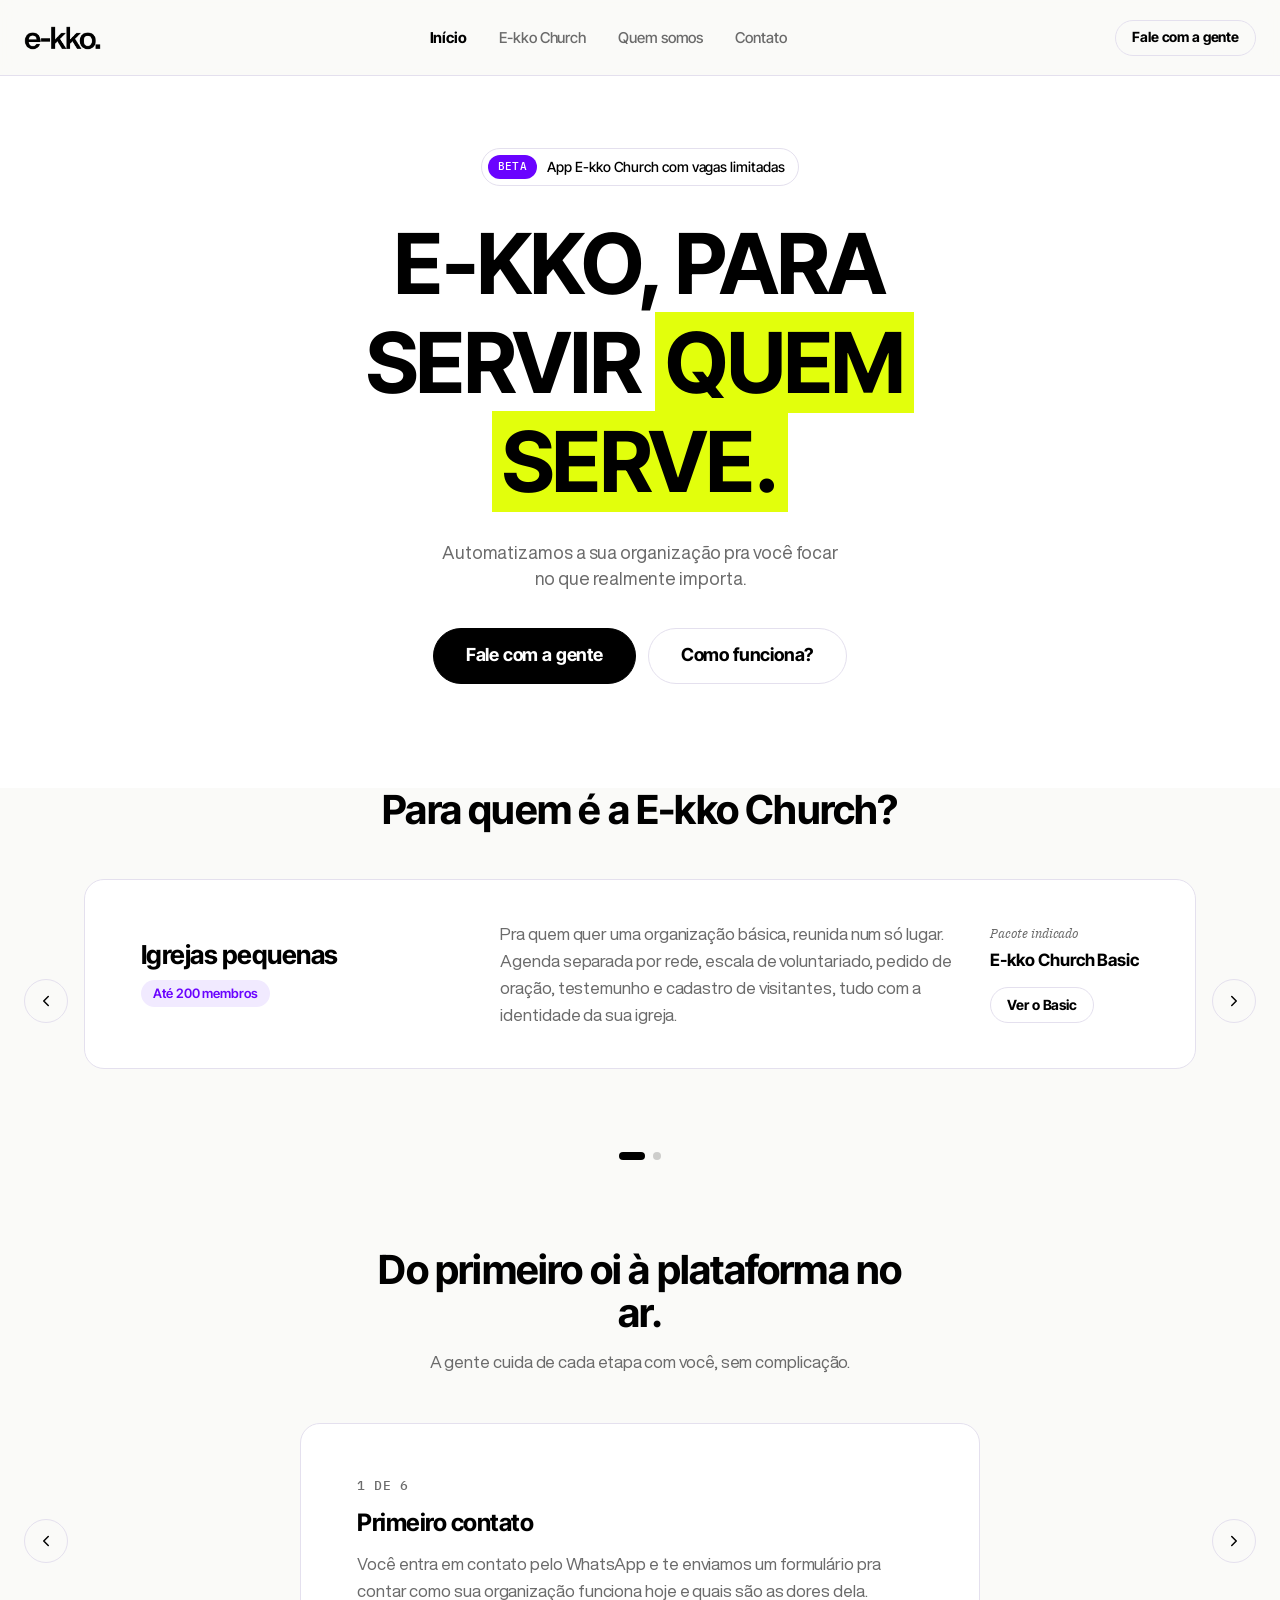
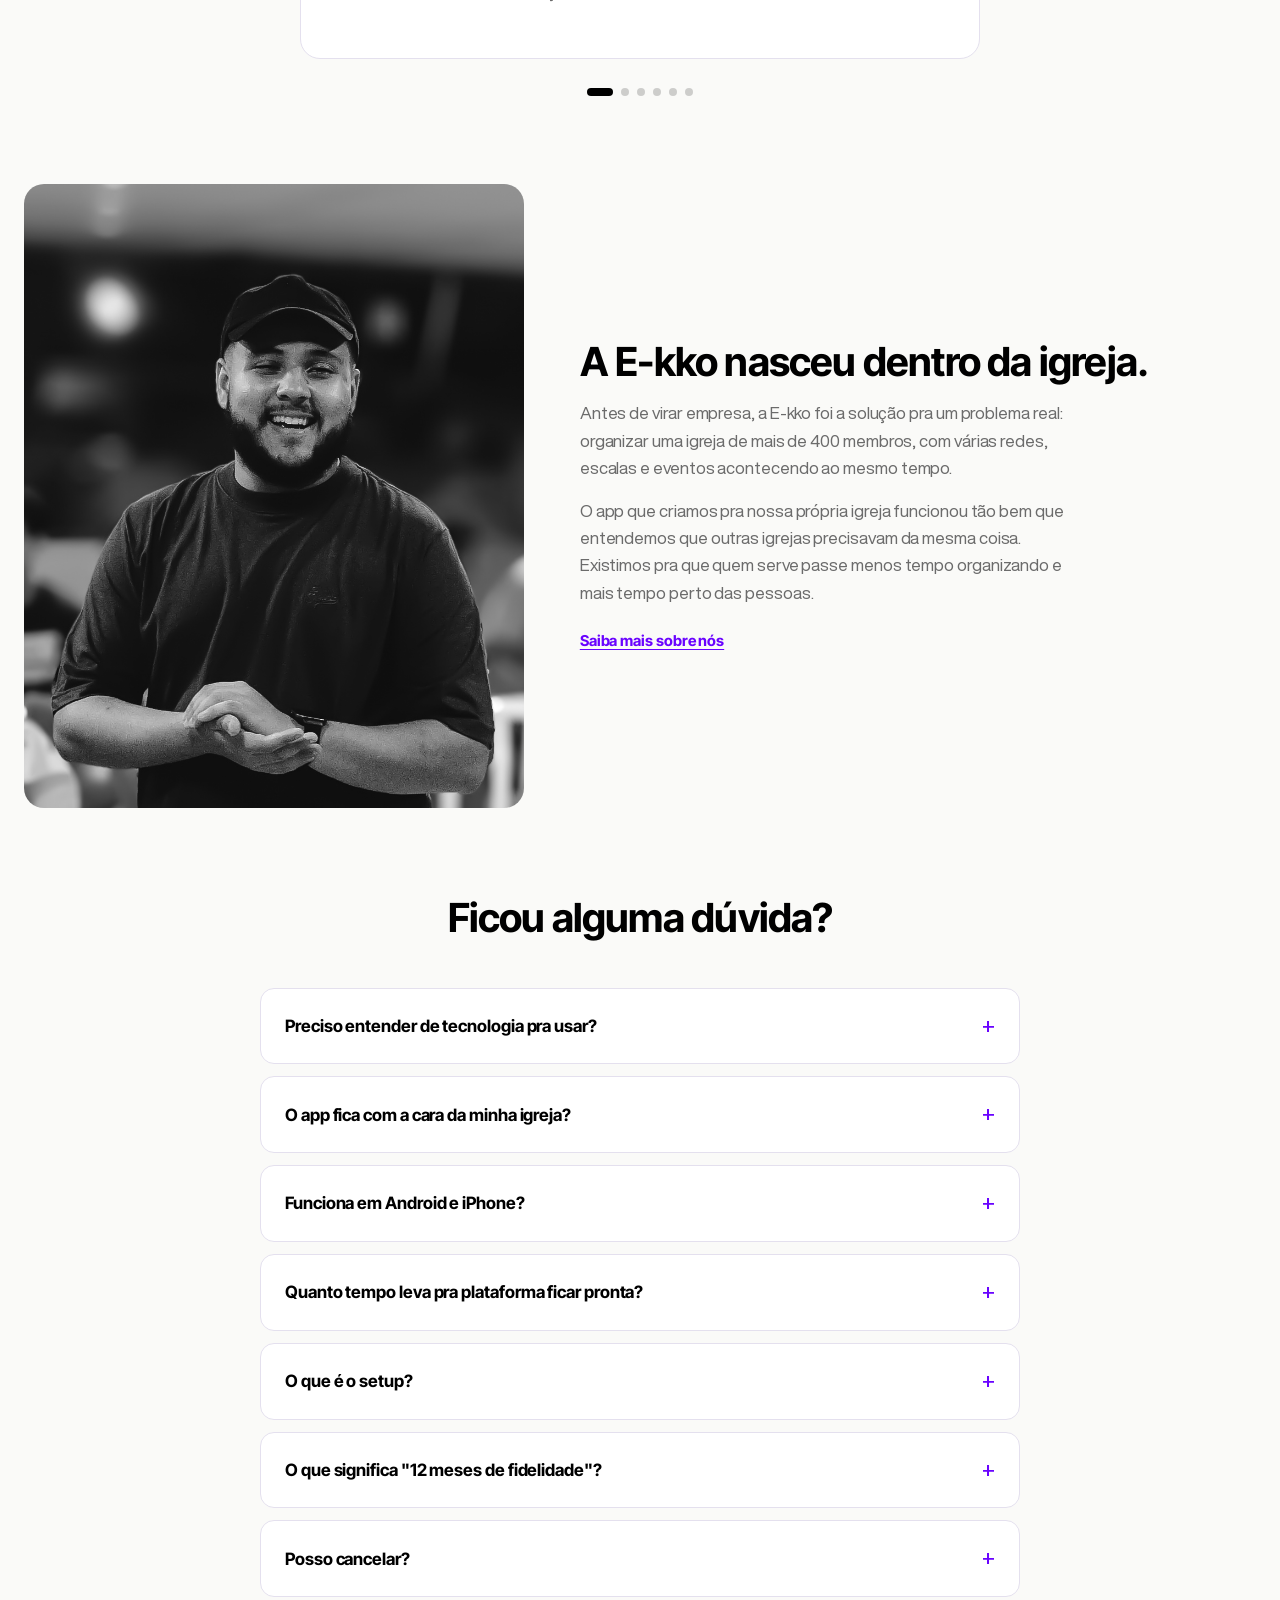
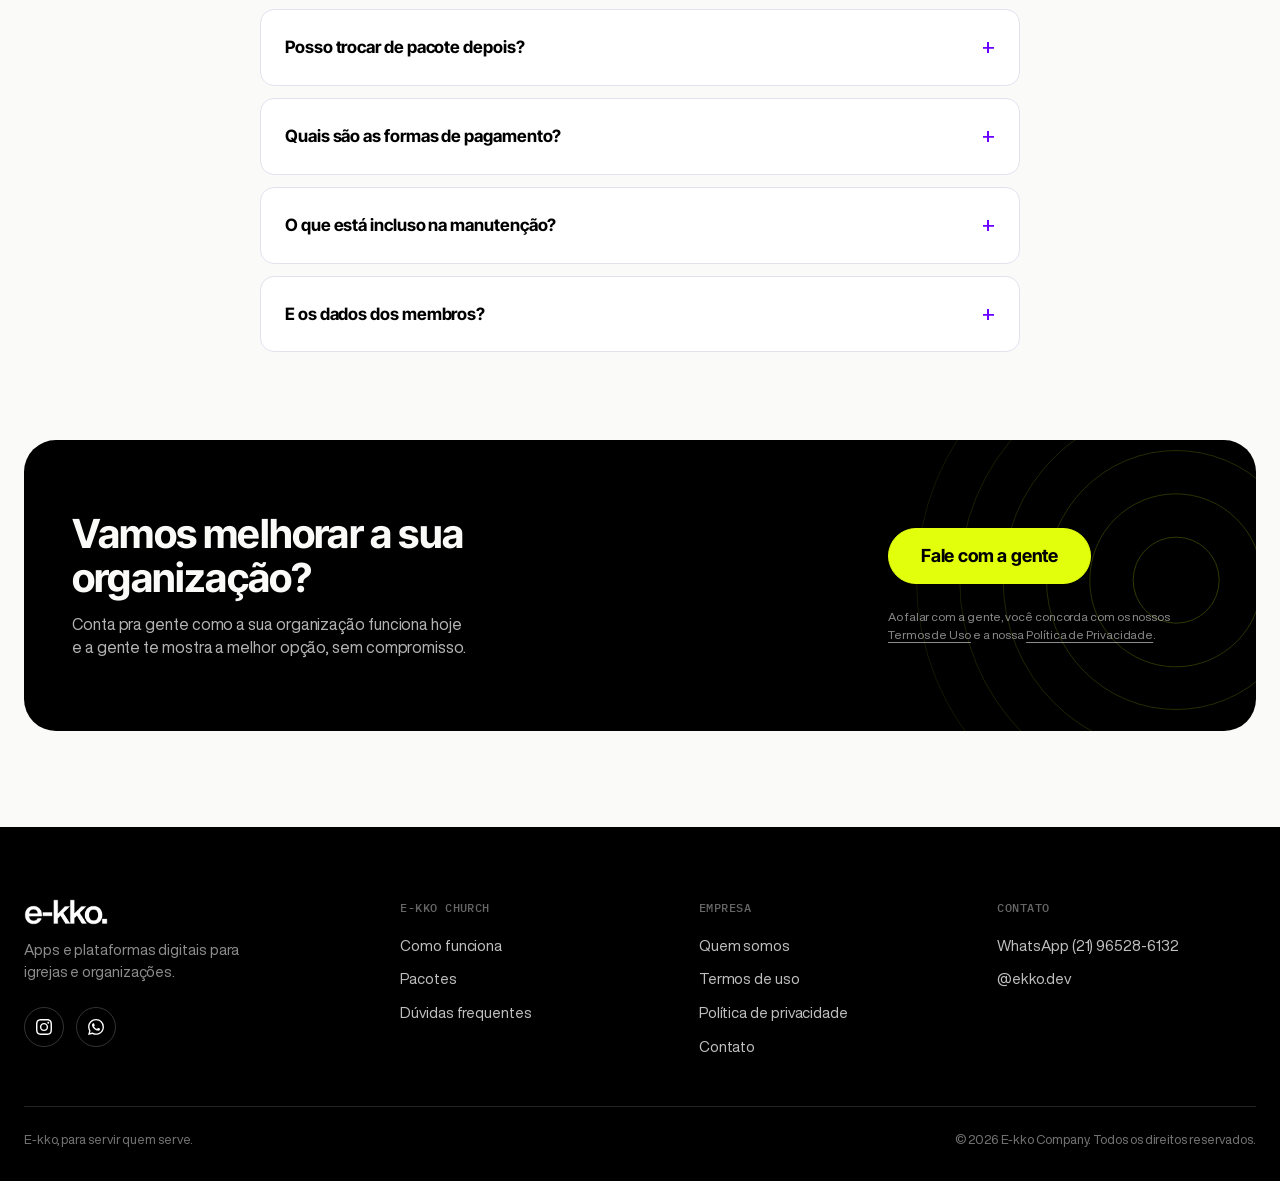
<file: index.html>
<!DOCTYPE html>
<html lang="pt-BR">
<head>
<meta charset="UTF-8">
<meta name="viewport" content="width=device-width, initial-scale=1.0">
<title>E-kko — para servir quem serve</title>
<meta name="description" content="A E-kko organiza a agenda, a escala e a comunicação da sua igreja num só lugar, pra você focar no que importa.">
<link rel="stylesheet" href="styles.css">
</head>
<body>

<header class="site-header">
  <div class="wrap">
    <a href="index.html" aria-label="E-kko">
      <img class="logo-mark" src="assets/logo-wordmark-black.png" alt="E-kko">
    </a>
    <nav class="site-nav">
      <a href="index.html" aria-current="page">Início</a>
      <a href="pacotes.html">E-kko Church</a>
      <a href="sobre.html">Quem somos</a>
      <a href="contato.html">Contato</a>
    </nav>
    <div class="header-cta">
      <a class="btn btn-outline btn-sm" href="https://wa.me/5521965286132?text=Ol%C3%A1!%20Quero%20conhecer%20a%20E-kko." target="_blank" rel="noopener">Fale com a gente</a>
    </div>
    <button class="menu-toggle" aria-label="Abrir menu" aria-expanded="false" aria-controls="mobile-menu">
      <svg class="icon-menu" width="22" height="22" viewBox="0 0 24 24" fill="none" stroke="currentColor" stroke-width="2" stroke-linecap="round" stroke-linejoin="round" aria-hidden="true"><line x1="3" y1="6" x2="21" y2="6"/><line x1="3" y1="12" x2="21" y2="12"/><line x1="3" y1="18" x2="21" y2="18"/></svg>
      <svg class="icon-x" width="22" height="22" viewBox="0 0 24 24" fill="none" stroke="currentColor" stroke-width="2" stroke-linecap="round" stroke-linejoin="round" aria-hidden="true"><line x1="18" y1="6" x2="6" y2="18"/><line x1="6" y1="6" x2="18" y2="18"/></svg>
    </button>
  </div>
</header>

<nav class="mobile-menu" id="mobile-menu">
  <a href="index.html">Início</a>
  <a href="pacotes.html">E-kko Church</a>
  <a href="sobre.html">Quem somos</a>
  <a href="contato.html">Contato</a>
  <a class="btn btn-dark btn-md btn-full" href="https://wa.me/5521965286132?text=Ol%C3%A1!%20Quero%20conhecer%20a%20E-kko." target="_blank" rel="noopener">Fale com a gente</a>
</nav>

<!-- ============ HERO ============ -->
<section class="hero">
  <div class="echo-rings is-animated" style="width:900px;height:900px;left:50%;top:50%;margin-left:-450px;margin-top:-450px;opacity:.35" aria-hidden="true">
    <span class="ring" style="border:1.5px solid var(--ekko-purple);animation-duration:6000ms;animation-delay:0ms"></span>
    <span class="ring" style="border:1.5px solid var(--ekko-purple);animation-duration:6000ms;animation-delay:1200ms"></span>
    <span class="ring" style="border:1.5px solid var(--ekko-purple);animation-duration:6000ms;animation-delay:2400ms"></span>
    <span class="ring" style="border:1.5px solid var(--ekko-purple);animation-duration:6000ms;animation-delay:3600ms"></span>
    <span class="ring" style="border:1.5px solid var(--ekko-purple);animation-duration:6000ms;animation-delay:4800ms"></span>
  </div>
  <div class="wrap">
    <a class="beta-pill" href="pacotes.html"><span class="badge">Beta</span>App E-kko Church com vagas limitadas</a>
    <h1 class="hero-title">E-kko, para servir <span class="hero-mark">quem serve.</span></h1>
    <p class="hero-sub">Automatizamos a sua organização pra você focar no que realmente importa.</p>
    <div class="hero-cta">
      <a class="btn btn-dark btn-lg" href="https://wa.me/5521965286132?text=Ol%C3%A1!%20Quero%20conhecer%20a%20E-kko." target="_blank" rel="noopener">Fale com a gente</a>
      <a class="btn btn-outline btn-lg" href="#como-funciona">Como funciona?</a>
    </div>
  </div>
</section>

<!-- ============ PARA QUEM É ============ -->
<section class="section pt-0" id="para-quem">
  <div class="wrap">
    <div class="section-head centered"><h2>Para quem é a E-kko Church?</h2></div>

    <div class="carousel" data-carousel>
      <div class="carousel-row">
        <button type="button" class="carousel-arrow prev" aria-label="Anterior"><svg width="18" height="18" viewBox="0 0 24 24" fill="none" stroke="currentColor" stroke-width="2" stroke-linecap="round" stroke-linejoin="round" aria-hidden="true"><path d="m15 18-6-6 6-6"/></svg></button>
        <div class="carousel-viewport">
          <div class="carousel-track">

            <div class="carousel-slide">
              <div class="audience-card">
                <div>
                  <div class="audience-name">Igrejas pequenas</div>
                  <span class="audience-range">Até 200 membros</span>
                </div>
                <p class="audience-text">Pra quem quer uma organização básica, reunida num só lugar. Agenda separada por rede, escala de voluntariado, pedido de oração, testemunho e cadastro de visitantes, tudo com a identidade da sua igreja.</p>
                <div class="audience-cta">
                  <span class="audience-cta-label">Pacote indicado</span>
                  <span class="audience-cta-plan">E-kko Church Basic</span>
                  <a class="btn btn-outline btn-sm" href="pacotes.html#pacotes">Ver o Basic</a>
                </div>
              </div>
            </div>

            <div class="carousel-slide">
              <div class="audience-card is-dark">
                <div>
                  <div class="audience-name">Igrejas médias e grandes</div>
                  <span class="audience-range">Mais de 200 membros</span>
                </div>
                <p class="audience-text">Pra igrejas com várias redes e ministérios rodando ao mesmo tempo. Além de tudo do Basic, cada rede ganha interface própria, presença por QR code, metas e dashboards pra liderança acompanhar de perto. O Plus inclui o site público da igreja, e o Pro soma também o site de gestão interna.</p>
                <div class="audience-cta">
                  <span class="audience-cta-label">Pacotes indicados</span>
                  <span class="audience-cta-plan">E-kko Church Plus e Pro</span>
                  <a class="btn btn-primary btn-sm" href="pacotes.html#pacotes">Ver Plus e Pro</a>
                </div>
              </div>
            </div>

          </div>
        </div>
        <button type="button" class="carousel-arrow next" aria-label="Próximo"><svg width="18" height="18" viewBox="0 0 24 24" fill="none" stroke="currentColor" stroke-width="2" stroke-linecap="round" stroke-linejoin="round" aria-hidden="true"><path d="m9 18 6-6-6-6"/></svg></button>
      </div>
      <div class="carousel-dots"></div>
    </div>
  </div>
</section>

<!-- ============ COMO FUNCIONA ============ -->
<section class="section pt-0" id="como-funciona">
  <div class="wrap">
    <div class="section-head centered">
      <h2>Do primeiro oi à plataforma no ar.</h2>
      <p class="lead">A gente cuida de cada etapa com você, sem complicação.</p>
    </div>

    <div class="carousel" data-carousel>
      <div class="carousel-row">
        <button type="button" class="carousel-arrow prev" aria-label="Anterior"><svg width="18" height="18" viewBox="0 0 24 24" fill="none" stroke="currentColor" stroke-width="2" stroke-linecap="round" stroke-linejoin="round" aria-hidden="true"><path d="m15 18-6-6 6-6"/></svg></button>
        <div class="carousel-viewport">
          <div class="carousel-track">

            <div class="carousel-slide">
              <div class="step-card">
                <span class="step-counter" data-step-counter></span>
                <h3>Primeiro contato</h3>
                <p>Você entra em contato pelo WhatsApp e te enviamos um formulário pra contar como sua organização funciona hoje e quais são as dores dela.</p>
              </div>
            </div>

            <div class="carousel-slide">
              <div class="step-card">
                <span class="step-counter" data-step-counter></span>
                <h3>Você escolhe o plano</h3>
                <p>Com base nesse formulário, elaboramos uma proposta e indicamos o plano que melhor atende às necessidades da sua organização, com valores e formas de pagamento.</p>
              </div>
            </div>

            <div class="carousel-slide">
              <div class="step-card">
                <span class="step-counter" data-step-counter></span>
                <h3>Sua identidade</h3>
                <p>Você nos envia a identidade visual completa da sua organização. Se ainda não tiver, a gente faz pra você.</p>
              </div>
            </div>

            <div class="carousel-slide">
              <div class="step-card">
                <span class="step-counter" data-step-counter></span>
                <h3>Construímos e apresentamos</h3>
                <p>Te enviamos a plataforma completa e um documento com tudo o que ela tem. Você revisa e aponta o que quer mudar, a gente ajusta e libera a plataforma.</p>
              </div>
            </div>

            <div class="carousel-slide">
              <div class="step-card">
                <span class="step-counter" data-step-counter></span>
                <h3>Treinamento e entrega</h3>
                <p>Você recebe um vídeo compartilhável, com um treinamento completo pra apresentar aos administradores da sua plataforma.</p>
              </div>
            </div>

            <div class="carousel-slide">
              <div class="step-card">
                <span class="step-counter" data-step-counter></span>
                <h3>A gente continua junto</h3>
                <p>Mesmo depois da entrega, a manutenção e o atendimento continuam à sua disposição, sem custo extra. Enquanto o plano estiver ativo, você conta com o nosso apoio e recebe todas as atualizações.</p>
              </div>
            </div>

          </div>
        </div>
        <button type="button" class="carousel-arrow next" aria-label="Próximo"><svg width="18" height="18" viewBox="0 0 24 24" fill="none" stroke="currentColor" stroke-width="2" stroke-linecap="round" stroke-linejoin="round" aria-hidden="true"><path d="m9 18 6-6-6-6"/></svg></button>
      </div>
      <div class="carousel-dots"></div>
    </div>
  </div>
</section>

<!-- ============ A E-KKO NASCEU DENTRO DA IGREJA ============ -->
<section class="section pt-0">
  <div class="wrap">
    <div class="bio-grid">
      <div class="bio-photo">
        <img src="assets/team-leo.jpg" alt="Leonardo Robert, da E-kko">
      </div>
      <div class="bio-copy">
        <h2>A E-kko nasceu dentro da igreja.</h2>
        <p>Antes de virar empresa, a E-kko foi a solução pra um problema real: organizar uma igreja de mais de 400 membros, com várias redes, escalas e eventos acontecendo ao mesmo tempo.</p>
        <p>O app que criamos pra nossa própria igreja funcionou tão bem que entendemos que outras igrejas precisavam da mesma coisa. Existimos pra que quem serve passe menos tempo organizando e mais tempo perto das pessoas.</p>
        <a class="text-link" href="sobre.html">Saiba mais sobre nós</a>
      </div>
    </div>
  </div>
</section>

<!-- ============ FICOU ALGUMA DÚVIDA ============ -->
<section class="section pt-0">
  <div class="wrap">
    <div class="section-head centered"><h2>Ficou alguma dúvida?</h2></div>
    <div class="faq-list">
      <details class="faq-item" name="home-faq">
        <summary>Preciso entender de tecnologia pra usar?</summary>
        <p>Não. O app foi pensado pra quem não é da área, e sua liderança recebe um vídeo de treinamento mostrando tudo passo a passo.</p>
      </details>
      <details class="faq-item" name="home-faq">
        <summary>O app fica com a cara da minha igreja?</summary>
        <p>Sim. Todos os pacotes levam o logo, as cores e o nome da sua igreja. Quem baixa vê a sua igreja, não a E-kko.</p>
      </details>
      <details class="faq-item" name="home-faq">
        <summary>Funciona em Android e iPhone?</summary>
        <p>Sim. O app funciona em Android e iOS.</p>
      </details>
      <details class="faq-item" name="home-faq">
        <summary>Quanto tempo leva pra plataforma ficar pronta?</summary>
        <p>Até 1 mês, já contando com as alterações. O prazo começa a contar depois que recebemos a identidade visual e as informações da organização.</p>
      </details>
      <details class="faq-item" name="home-faq">
        <summary>O que é o setup?</summary>
        <p>É o valor único da criação da sua plataforma personalizada. Ele é pago uma vez só e pode ser parcelado em até 3x.</p>
      </details>
      <details class="faq-item" name="home-faq">
        <summary>O que significa "12 meses de fidelidade"?</summary>
        <p>Que o plano tem duração de um ano. Em troca, você paga menos por mês do que no plano sem fidelidade.</p>
      </details>
      <details class="faq-item" name="home-faq">
        <summary>Posso cancelar?</summary>
        <p>Pode, quando quiser. No plano mensal, não é cobrada nenhuma taxa. Nos planos com fidelidade, é cobrada uma taxa de acordo com a porcentagem prevista em contrato.</p>
      </details>
      <details class="faq-item" name="home-faq">
        <summary>Posso trocar de pacote depois?</summary>
        <p>Pode fazer upgrade a qualquer momento. Você paga a diferença do setup e, a partir da próxima cobrança, passa a pagar o valor do novo pacote. Não é possível fazer downgrade.</p>
      </details>
      <details class="faq-item" name="home-faq">
        <summary>Quais são as formas de pagamento?</summary>
        <p>Cartão de crédito ou débito. No anual à vista, o valor é pago de uma vez, sem parcelar.</p>
      </details>
      <details class="faq-item" name="home-faq">
        <summary>O que está incluso na manutenção?</summary>
        <p>Ajustes, correções e atendimento direto com a gente, sem custo extra, em todos os pacotes, enquanto o plano estiver ativo. Hospedagem e links da plataforma também estão inclusos.</p>
      </details>
      <details class="faq-item" name="home-faq">
        <summary>E os dados dos membros?</summary>
        <p>Os dados ficam protegidos e são usados só pro funcionamento do app, seguindo a LGPD.</p>
      </details>
    </div>
  </div>
</section>

<!-- ============ CTA FINAL ============ -->
<div class="cta-final">
  <div class="echo-rings" style="width:520px;height:520px;right:-180px;top:-120px;opacity:.22" aria-hidden="true">
    <span class="ring" style="width:16.667%;height:16.667%;left:50%;top:50%;transform:translate(-50%,-50%);border:1.5px solid var(--ekko-lime);opacity:1"></span>
    <span class="ring" style="width:33.333%;height:33.333%;left:50%;top:50%;transform:translate(-50%,-50%);border:1.5px solid var(--ekko-lime);opacity:.8833"></span>
    <span class="ring" style="width:50%;height:50%;left:50%;top:50%;transform:translate(-50%,-50%);border:1.5px solid var(--ekko-lime);opacity:.7667"></span>
    <span class="ring" style="width:66.667%;height:66.667%;left:50%;top:50%;transform:translate(-50%,-50%);border:1.5px solid var(--ekko-lime);opacity:.65"></span>
    <span class="ring" style="width:83.333%;height:83.333%;left:50%;top:50%;transform:translate(-50%,-50%);border:1.5px solid var(--ekko-lime);opacity:.5333"></span>
    <span class="ring" style="width:100%;height:100%;left:50%;top:50%;transform:translate(-50%,-50%);border:1.5px solid var(--ekko-lime);opacity:.4167"></span>
  </div>
  <div class="wrap">
    <div>
      <h2>Vamos melhorar a sua organização?</h2>
      <p>Conta pra gente como a sua organização funciona hoje e a gente te mostra a melhor opção, sem compromisso.</p>
    </div>
    <div class="cta-final-action">
      <a class="btn btn-primary btn-lg" href="https://wa.me/5521965286132?text=Ol%C3%A1!%20Quero%20conhecer%20a%20E-kko." target="_blank" rel="noopener">Fale com a gente</a>
      <p class="consent-note">Ao falar com a gente, você concorda com os nossos <a href="termos.html">Termos de Uso</a> e a nossa <a href="privacidade.html">Política de Privacidade</a>.</p>
    </div>
  </div>
</div>

<footer class="site-footer">
  <div class="wrap">
    <div class="footer-top">
      <div>
        <img src="assets/logo-wordmark-white.png" alt="E-kko" style="height:26px;display:block">
        <p class="footer-tagline">Apps e plataformas digitais para igrejas e organizações.</p>
        <div class="footer-social">
          <a href="https://instagram.com/ekko.dev" target="_blank" rel="noopener" aria-label="Instagram da E-kko">
            <svg viewBox="0 0 24 24" aria-hidden="true"><path d="M7.0301.084c-1.2768.0602-2.1487.264-2.911.5634-.7888.3075-1.4575.72-2.1228 1.3877-.6652.6677-1.075 1.3368-1.3802 2.127-.2954.7638-.4956 1.6365-.552 2.914-.0564 1.2775-.0689 1.6882-.0626 4.947.0062 3.2586.0206 3.6671.0825 4.9473.061 1.2765.264 2.1482.5635 2.9107.308.7889.72 1.4573 1.388 2.1228.6679.6655 1.3365 1.0743 2.1285 1.38.7632.295 1.6361.4961 2.9134.552 1.2773.056 1.6884.069 4.9462.0627 3.2578-.0062 3.668-.0207 4.9478-.0814 1.28-.0607 2.147-.2652 2.9098-.5633.7889-.3086 1.4578-.72 2.1228-1.3881.665-.6682 1.0745-1.3378 1.3795-2.1284.2957-.7632.4966-1.636.552-2.9124.056-1.2809.0692-1.6898.063-4.948-.0063-3.2583-.021-3.6668-.0817-4.9465-.0607-1.2797-.264-2.1487-.5633-2.9117-.3084-.7889-.72-1.4568-1.3876-2.1228C21.2982 1.33 20.628.9208 19.8378.6165 19.074.321 18.2017.1197 16.9244.0645 15.6471.0093 15.236-.005 11.977.0014 8.718.0076 8.31.0215 7.0301.0839m.1402 21.6932c-1.17-.0509-1.8053-.2453-2.2287-.408-.5606-.216-.96-.4771-1.3819-.895-.422-.4178-.6811-.8186-.9-1.378-.1644-.4234-.3624-1.058-.4171-2.228-.0595-1.2645-.072-1.6442-.079-4.848-.007-3.2037.0053-3.583.0607-4.848.05-1.169.2456-1.805.408-2.2282.216-.5613.4762-.96.895-1.3816.4188-.4217.8184-.6814 1.3783-.9003.423-.1651 1.0575-.3614 2.227-.4171 1.2655-.06 1.6447-.072 4.848-.079 3.2033-.007 3.5835.005 4.8495.0608 1.169.0508 1.8053.2445 2.228.408.5608.216.96.4754 1.3816.895.4217.4194.6816.8176.9005 1.3787.1653.4217.3617 1.056.4169 2.2263.0602 1.2655.0739 1.645.0796 4.848.0058 3.203-.0055 3.5834-.061 4.848-.051 1.17-.245 1.8055-.408 2.2294-.216.5604-.4763.96-.8954 1.3814-.419.4215-.8181.6811-1.3783.9-.4224.1649-1.0577.3617-2.2262.4174-1.2656.0595-1.6448.072-4.8493.079-3.2045.007-3.5825-.006-4.848-.0608M16.953 5.5864A1.44 1.44 0 1 0 18.39 4.144a1.44 1.44 0 0 0-1.437 1.4424M5.8385 12.012c.0067 3.4032 2.7706 6.1557 6.173 6.1493 3.4026-.0065 6.157-2.7701 6.1506-6.1733-.0065-3.4032-2.771-6.1565-6.174-6.1498-3.403.0067-6.156 2.771-6.1496 6.1738M8 12.0077a4 4 0 1 1 4.008 3.9921A3.9996 3.9996 0 0 1 8 12.0077"/></svg>
          </a>
          <a href="https://wa.me/5521965286132?text=Ol%C3%A1!%20Quero%20conhecer%20a%20E-kko." target="_blank" rel="noopener" aria-label="WhatsApp da E-kko">
            <svg viewBox="0 0 24 24" aria-hidden="true"><path d="M17.472 14.382c-.297-.149-1.758-.867-2.03-.967-.273-.099-.471-.148-.67.15-.197.297-.767.966-.94 1.164-.173.199-.347.223-.644.075-.297-.15-1.255-.463-2.39-1.475-.883-.788-1.48-1.761-1.653-2.059-.173-.297-.018-.458.13-.606.134-.133.298-.347.446-.52.149-.174.198-.298.298-.497.099-.198.05-.371-.025-.52-.075-.149-.669-1.612-.916-2.207-.242-.579-.487-.5-.669-.51-.173-.008-.371-.01-.57-.01-.198 0-.52.074-.792.372-.272.297-1.04 1.016-1.04 2.479 0 1.462 1.065 2.875 1.213 3.074.149.198 2.096 3.2 5.077 4.487.709.306 1.262.489 1.694.625.712.227 1.36.195 1.871.118.571-.085 1.758-.719 2.006-1.413.248-.694.248-1.289.173-1.413-.074-.124-.272-.198-.57-.347m-5.421 7.403h-.004a9.87 9.87 0 01-5.031-1.378l-.361-.214-3.741.982.998-3.648-.235-.374a9.86 9.86 0 01-1.51-5.26c.001-5.45 4.436-9.884 9.888-9.884 2.64 0 5.122 1.03 6.988 2.898a9.825 9.825 0 012.893 6.994c-.003 5.45-4.437 9.884-9.885 9.884m8.413-18.297A11.815 11.815 0 0012.05 0C5.495 0 .16 5.335.157 11.892c0 2.096.547 4.142 1.588 5.945L.057 24l6.305-1.654a11.882 11.882 0 005.683 1.448h.005c6.554 0 11.89-5.335 11.893-11.893a11.821 11.821 0 00-3.48-8.413Z"/></svg>
          </a>
        </div>
      </div>
      <div>
        <div class="footer-col-title">E-kko Church</div>
        <ul class="footer-links">
          <li><a href="index.html#como-funciona">Como funciona</a></li>
          <li><a href="pacotes.html">Pacotes</a></li>
          <li><a href="pacotes.html#duvidas">Dúvidas frequentes</a></li>
        </ul>
      </div>
      <div>
        <div class="footer-col-title">Empresa</div>
        <ul class="footer-links">
          <li><a href="sobre.html">Quem somos</a></li>
          <li><a href="termos.html">Termos de uso</a></li>
          <li><a href="privacidade.html">Política de privacidade</a></li>
          <li><a href="contato.html">Contato</a></li>
        </ul>
      </div>
      <div>
        <div class="footer-col-title">Contato</div>
        <ul class="footer-links">
          <li><a href="https://wa.me/5521965286132?text=Ol%C3%A1!%20Quero%20conhecer%20a%20E-kko." target="_blank" rel="noopener">WhatsApp (21) 96528-6132</a></li>
          <li><a href="https://instagram.com/ekko.dev" target="_blank" rel="noopener">@ekko.dev</a></li>
        </ul>
      </div>
    </div>
    <div class="footer-bottom">
      <span>E-kko, para servir quem serve.</span>
      <span>© 2026 E-kko Company. Todos os direitos reservados.</span>
    </div>
  </div>
</footer>

<script src="main.js" defer></script>
</body>
</html>
</file>
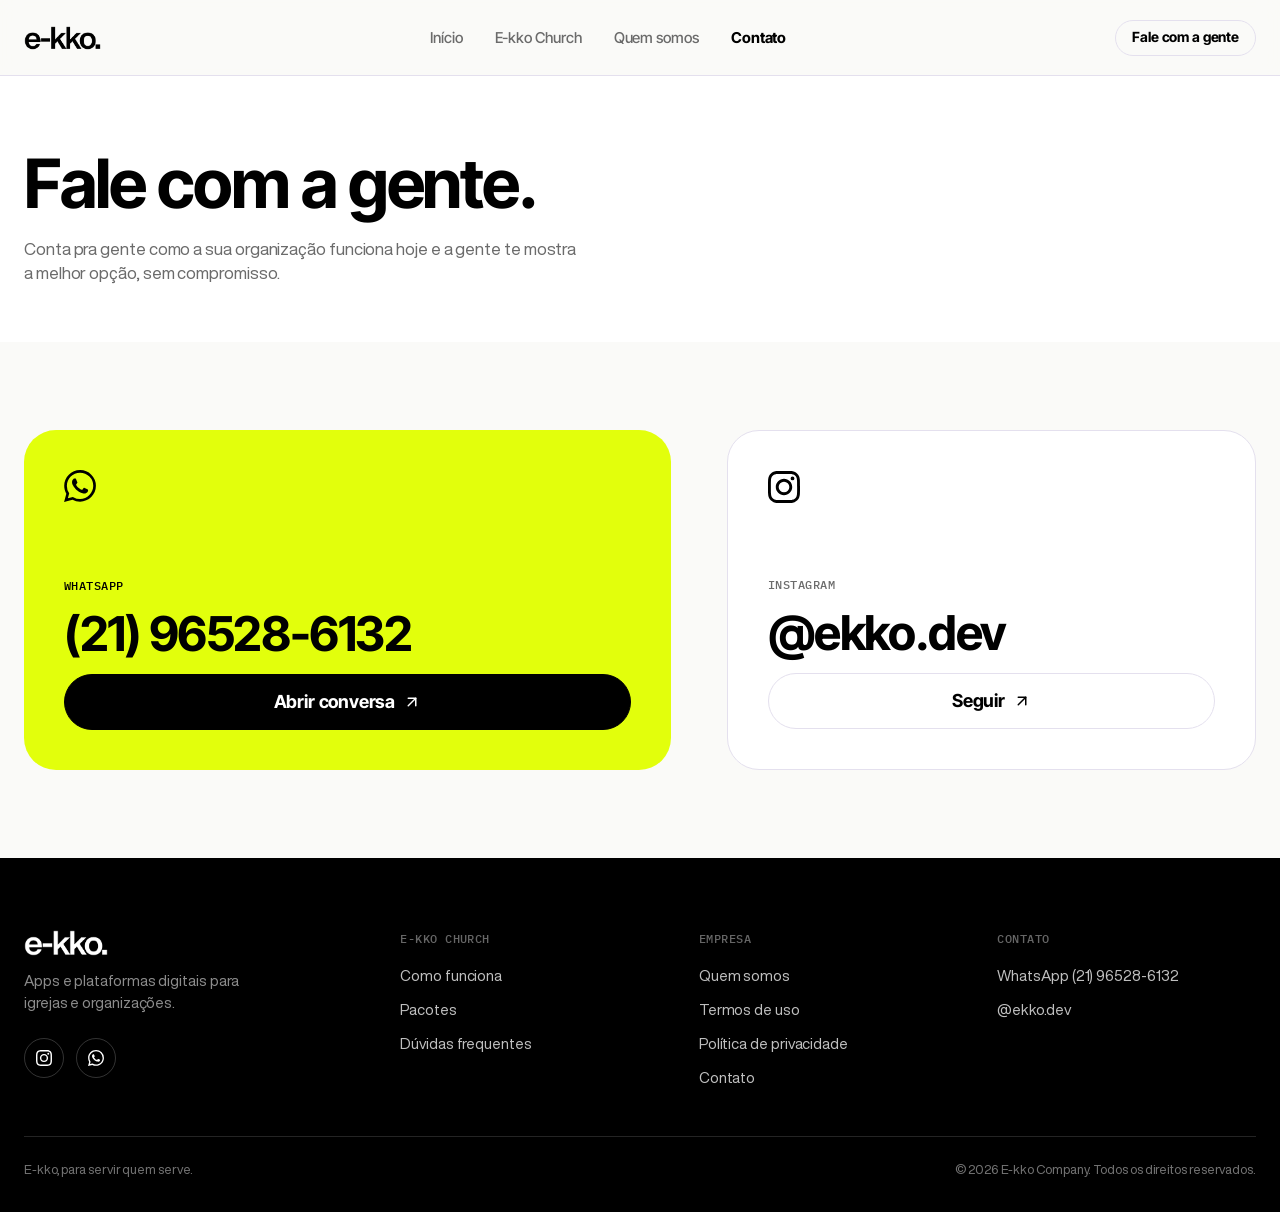
<file: contato.html>
<!DOCTYPE html>
<html lang="pt-BR">
<head>
<meta charset="UTF-8">
<meta name="viewport" content="width=device-width, initial-scale=1.0">
<title>Contato — E-kko</title>
<meta name="description" content="Fale com a E-kko pelo WhatsApp ou siga no Instagram.">
<link rel="stylesheet" href="styles.css">
</head>
<body>

<header class="site-header">
  <div class="wrap">
    <a href="index.html" aria-label="E-kko">
      <img class="logo-mark" src="assets/logo-wordmark-black.png" alt="E-kko">
    </a>
    <nav class="site-nav">
      <a href="index.html">Início</a>
      <a href="pacotes.html">E-kko Church</a>
      <a href="sobre.html">Quem somos</a>
      <a href="contato.html" aria-current="page">Contato</a>
    </nav>
    <div class="header-cta">
      <a class="btn btn-outline btn-sm" href="https://wa.me/5521965286132?text=Ol%C3%A1!%20Quero%20conhecer%20a%20E-kko." target="_blank" rel="noopener">Fale com a gente</a>
    </div>
    <button class="menu-toggle" aria-label="Abrir menu" aria-expanded="false" aria-controls="mobile-menu">
      <svg class="icon-menu" width="22" height="22" viewBox="0 0 24 24" fill="none" stroke="currentColor" stroke-width="2" stroke-linecap="round" stroke-linejoin="round" aria-hidden="true"><line x1="3" y1="6" x2="21" y2="6"/><line x1="3" y1="12" x2="21" y2="12"/><line x1="3" y1="18" x2="21" y2="18"/></svg>
      <svg class="icon-x" width="22" height="22" viewBox="0 0 24 24" fill="none" stroke="currentColor" stroke-width="2" stroke-linecap="round" stroke-linejoin="round" aria-hidden="true"><line x1="18" y1="6" x2="6" y2="18"/><line x1="6" y1="6" x2="18" y2="18"/></svg>
    </button>
  </div>
</header>

<nav class="mobile-menu" id="mobile-menu">
  <a href="index.html">Início</a>
  <a href="pacotes.html">E-kko Church</a>
  <a href="sobre.html">Quem somos</a>
  <a href="contato.html">Contato</a>
  <a class="btn btn-dark btn-md btn-full" href="https://wa.me/5521965286132?text=Ol%C3%A1!%20Quero%20conhecer%20a%20E-kko." target="_blank" rel="noopener">Fale com a gente</a>
</nav>

<!-- ============ TOPO ============ -->
<section class="page-hero">
  <div class="wrap">
    <h1>Fale com a gente.</h1>
    <p>Conta pra gente como a sua organização funciona hoje e a gente te mostra a melhor opção, sem compromisso.</p>
  </div>
</section>

<!-- ============ CARDS DE CONTATO ============ -->
<section class="section">
  <div class="wrap">
    <div class="contact-split">

      <div class="contact-card is-whatsapp">
        <div class="echo-rings is-animated" style="width:520px;height:520px;right:-200px;bottom:-200px;opacity:.3" aria-hidden="true">
          <span class="ring" style="border:1.5px solid #000;animation-duration:3600ms;animation-delay:0ms"></span>
          <span class="ring" style="border:1.5px solid #000;animation-duration:3600ms;animation-delay:600ms"></span>
          <span class="ring" style="border:1.5px solid #000;animation-duration:3600ms;animation-delay:1200ms"></span>
          <span class="ring" style="border:1.5px solid #000;animation-duration:3600ms;animation-delay:1800ms"></span>
          <span class="ring" style="border:1.5px solid #000;animation-duration:3600ms;animation-delay:2400ms"></span>
          <span class="ring" style="border:1.5px solid #000;animation-duration:3600ms;animation-delay:3000ms"></span>
        </div>
        <svg class="brand-icon" width="32" height="32" viewBox="0 0 24 24" aria-hidden="true"><path d="M17.472 14.382c-.297-.149-1.758-.867-2.03-.967-.273-.099-.471-.148-.67.15-.197.297-.767.966-.94 1.164-.173.199-.347.223-.644.075-.297-.15-1.255-.463-2.39-1.475-.883-.788-1.48-1.761-1.653-2.059-.173-.297-.018-.458.13-.606.134-.133.298-.347.446-.52.149-.174.198-.298.298-.497.099-.198.05-.371-.025-.52-.075-.149-.669-1.612-.916-2.207-.242-.579-.487-.5-.669-.51-.173-.008-.371-.01-.57-.01-.198 0-.52.074-.792.372-.272.297-1.04 1.016-1.04 2.479 0 1.462 1.065 2.875 1.213 3.074.149.198 2.096 3.2 5.077 4.487.709.306 1.262.489 1.694.625.712.227 1.36.195 1.871.118.571-.085 1.758-.719 2.006-1.413.248-.694.248-1.289.173-1.413-.074-.124-.272-.198-.57-.347m-5.421 7.403h-.004a9.87 9.87 0 01-5.031-1.378l-.361-.214-3.741.982.998-3.648-.235-.374a9.86 9.86 0 01-1.51-5.26c.001-5.45 4.436-9.884 9.888-9.884 2.64 0 5.122 1.03 6.988 2.898a9.825 9.825 0 012.893 6.994c-.003 5.45-4.437 9.884-9.885 9.884m8.413-18.297A11.815 11.815 0 0012.05 0C5.495 0 .16 5.335.157 11.892c0 2.096.547 4.142 1.588 5.945L.057 24l6.305-1.654a11.882 11.882 0 005.683 1.448h.005c6.554 0 11.89-5.335 11.893-11.893a11.821 11.821 0 00-3.48-8.413Z"/></svg>
        <span class="contact-label">WhatsApp</span>
        <div class="contact-value">(21) 96528-6132</div>
        <a class="btn btn-dark btn-lg" href="https://wa.me/5521965286132?text=Ol%C3%A1!%20Quero%20conhecer%20a%20E-kko." target="_blank" rel="noopener">Abrir conversa <svg width="18" height="18" viewBox="0 0 24 24" fill="none" stroke="currentColor" stroke-width="2" stroke-linecap="round" stroke-linejoin="round" aria-hidden="true"><path d="M7 17 17 7"/><path d="M7 7h10v10"/></svg></a>
      </div>

      <div class="contact-card is-instagram">
        <svg class="brand-icon" width="32" height="32" viewBox="0 0 24 24" aria-hidden="true"><path d="M7.0301.084c-1.2768.0602-2.1487.264-2.911.5634-.7888.3075-1.4575.72-2.1228 1.3877-.6652.6677-1.075 1.3368-1.3802 2.127-.2954.7638-.4956 1.6365-.552 2.914-.0564 1.2775-.0689 1.6882-.0626 4.947.0062 3.2586.0206 3.6671.0825 4.9473.061 1.2765.264 2.1482.5635 2.9107.308.7889.72 1.4573 1.388 2.1228.6679.6655 1.3365 1.0743 2.1285 1.38.7632.295 1.6361.4961 2.9134.552 1.2773.056 1.6884.069 4.9462.0627 3.2578-.0062 3.668-.0207 4.9478-.0814 1.28-.0607 2.147-.2652 2.9098-.5633.7889-.3086 1.4578-.72 2.1228-1.3881.665-.6682 1.0745-1.3378 1.3795-2.1284.2957-.7632.4966-1.636.552-2.9124.056-1.2809.0692-1.6898.063-4.948-.0063-3.2583-.021-3.6668-.0817-4.9465-.0607-1.2797-.264-2.1487-.5633-2.9117-.3084-.7889-.72-1.4568-1.3876-2.1228C21.2982 1.33 20.628.9208 19.8378.6165 19.074.321 18.2017.1197 16.9244.0645 15.6471.0093 15.236-.005 11.977.0014 8.718.0076 8.31.0215 7.0301.0839m.1402 21.6932c-1.17-.0509-1.8053-.2453-2.2287-.408-.5606-.216-.96-.4771-1.3819-.895-.422-.4178-.6811-.8186-.9-1.378-.1644-.4234-.3624-1.058-.4171-2.228-.0595-1.2645-.072-1.6442-.079-4.848-.007-3.2037.0053-3.583.0607-4.848.05-1.169.2456-1.805.408-2.2282.216-.5613.4762-.96.895-1.3816.4188-.4217.8184-.6814 1.3783-.9003.423-.1651 1.0575-.3614 2.227-.4171 1.2655-.06 1.6447-.072 4.848-.079 3.2033-.007 3.5835.005 4.8495.0608 1.169.0508 1.8053.2445 2.228.408.5608.216.96.4754 1.3816.895.4217.4194.6816.8176.9005 1.3787.1653.4217.3617 1.056.4169 2.2263.0602 1.2655.0739 1.645.0796 4.848.0058 3.203-.0055 3.5834-.061 4.848-.051 1.17-.245 1.8055-.408 2.2294-.216.5604-.4763.96-.8954 1.3814-.419.4215-.8181.6811-1.3783.9-.4224.1649-1.0577.3617-2.2262.4174-1.2656.0595-1.6448.072-4.8493.079-3.2045.007-3.5825-.006-4.848-.0608M16.953 5.5864A1.44 1.44 0 1 0 18.39 4.144a1.44 1.44 0 0 0-1.437 1.4424M5.8385 12.012c.0067 3.4032 2.7706 6.1557 6.173 6.1493 3.4026-.0065 6.157-2.7701 6.1506-6.1733-.0065-3.4032-2.771-6.1565-6.174-6.1498-3.403.0067-6.156 2.771-6.1496 6.1738M8 12.0077a4 4 0 1 1 4.008 3.9921A3.9996 3.9996 0 0 1 8 12.0077"/></svg>
        <span class="contact-label">Instagram</span>
        <div class="contact-value">@ekko.dev</div>
        <a class="btn btn-outline btn-lg" href="https://instagram.com/ekko.dev" target="_blank" rel="noopener">Seguir <svg width="18" height="18" viewBox="0 0 24 24" fill="none" stroke="currentColor" stroke-width="2" stroke-linecap="round" stroke-linejoin="round" aria-hidden="true"><path d="M7 17 17 7"/><path d="M7 7h10v10"/></svg></a>
      </div>

    </div>
  </div>
</section>

<footer class="site-footer">
  <div class="wrap">
    <div class="footer-top">
      <div>
        <img src="assets/logo-wordmark-white.png" alt="E-kko" style="height:26px;display:block">
        <p class="footer-tagline">Apps e plataformas digitais para igrejas e organizações.</p>
        <div class="footer-social">
          <a href="https://instagram.com/ekko.dev" target="_blank" rel="noopener" aria-label="Instagram da E-kko">
            <svg viewBox="0 0 24 24" aria-hidden="true"><path d="M7.0301.084c-1.2768.0602-2.1487.264-2.911.5634-.7888.3075-1.4575.72-2.1228 1.3877-.6652.6677-1.075 1.3368-1.3802 2.127-.2954.7638-.4956 1.6365-.552 2.914-.0564 1.2775-.0689 1.6882-.0626 4.947.0062 3.2586.0206 3.6671.0825 4.9473.061 1.2765.264 2.1482.5635 2.9107.308.7889.72 1.4573 1.388 2.1228.6679.6655 1.3365 1.0743 2.1285 1.38.7632.295 1.6361.4961 2.9134.552 1.2773.056 1.6884.069 4.9462.0627 3.2578-.0062 3.668-.0207 4.9478-.0814 1.28-.0607 2.147-.2652 2.9098-.5633.7889-.3086 1.4578-.72 2.1228-1.3881.665-.6682 1.0745-1.3378 1.3795-2.1284.2957-.7632.4966-1.636.552-2.9124.056-1.2809.0692-1.6898.063-4.948-.0063-3.2583-.021-3.6668-.0817-4.9465-.0607-1.2797-.264-2.1487-.5633-2.9117-.3084-.7889-.72-1.4568-1.3876-2.1228C21.2982 1.33 20.628.9208 19.8378.6165 19.074.321 18.2017.1197 16.9244.0645 15.6471.0093 15.236-.005 11.977.0014 8.718.0076 8.31.0215 7.0301.0839m.1402 21.6932c-1.17-.0509-1.8053-.2453-2.2287-.408-.5606-.216-.96-.4771-1.3819-.895-.422-.4178-.6811-.8186-.9-1.378-.1644-.4234-.3624-1.058-.4171-2.228-.0595-1.2645-.072-1.6442-.079-4.848-.007-3.2037.0053-3.583.0607-4.848.05-1.169.2456-1.805.408-2.2282.216-.5613.4762-.96.895-1.3816.4188-.4217.8184-.6814 1.3783-.9003.423-.1651 1.0575-.3614 2.227-.4171 1.2655-.06 1.6447-.072 4.848-.079 3.2033-.007 3.5835.005 4.8495.0608 1.169.0508 1.8053.2445 2.228.408.5608.216.96.4754 1.3816.895.4217.4194.6816.8176.9005 1.3787.1653.4217.3617 1.056.4169 2.2263.0602 1.2655.0739 1.645.0796 4.848.0058 3.203-.0055 3.5834-.061 4.848-.051 1.17-.245 1.8055-.408 2.2294-.216.5604-.4763.96-.8954 1.3814-.419.4215-.8181.6811-1.3783.9-.4224.1649-1.0577.3617-2.2262.4174-1.2656.0595-1.6448.072-4.8493.079-3.2045.007-3.5825-.006-4.848-.0608M16.953 5.5864A1.44 1.44 0 1 0 18.39 4.144a1.44 1.44 0 0 0-1.437 1.4424M5.8385 12.012c.0067 3.4032 2.7706 6.1557 6.173 6.1493 3.4026-.0065 6.157-2.7701 6.1506-6.1733-.0065-3.4032-2.771-6.1565-6.174-6.1498-3.403.0067-6.156 2.771-6.1496 6.1738M8 12.0077a4 4 0 1 1 4.008 3.9921A3.9996 3.9996 0 0 1 8 12.0077"/></svg>
          </a>
          <a href="https://wa.me/5521965286132?text=Ol%C3%A1!%20Quero%20conhecer%20a%20E-kko." target="_blank" rel="noopener" aria-label="WhatsApp da E-kko">
            <svg viewBox="0 0 24 24" aria-hidden="true"><path d="M17.472 14.382c-.297-.149-1.758-.867-2.03-.967-.273-.099-.471-.148-.67.15-.197.297-.767.966-.94 1.164-.173.199-.347.223-.644.075-.297-.15-1.255-.463-2.39-1.475-.883-.788-1.48-1.761-1.653-2.059-.173-.297-.018-.458.13-.606.134-.133.298-.347.446-.52.149-.174.198-.298.298-.497.099-.198.05-.371-.025-.52-.075-.149-.669-1.612-.916-2.207-.242-.579-.487-.5-.669-.51-.173-.008-.371-.01-.57-.01-.198 0-.52.074-.792.372-.272.297-1.04 1.016-1.04 2.479 0 1.462 1.065 2.875 1.213 3.074.149.198 2.096 3.2 5.077 4.487.709.306 1.262.489 1.694.625.712.227 1.36.195 1.871.118.571-.085 1.758-.719 2.006-1.413.248-.694.248-1.289.173-1.413-.074-.124-.272-.198-.57-.347m-5.421 7.403h-.004a9.87 9.87 0 01-5.031-1.378l-.361-.214-3.741.982.998-3.648-.235-.374a9.86 9.86 0 01-1.51-5.26c.001-5.45 4.436-9.884 9.888-9.884 2.64 0 5.122 1.03 6.988 2.898a9.825 9.825 0 012.893 6.994c-.003 5.45-4.437 9.884-9.885 9.884m8.413-18.297A11.815 11.815 0 0012.05 0C5.495 0 .16 5.335.157 11.892c0 2.096.547 4.142 1.588 5.945L.057 24l6.305-1.654a11.882 11.882 0 005.683 1.448h.005c6.554 0 11.89-5.335 11.893-11.893a11.821 11.821 0 00-3.48-8.413Z"/></svg>
          </a>
        </div>
      </div>
      <div>
        <div class="footer-col-title">E-kko Church</div>
        <ul class="footer-links">
          <li><a href="index.html#como-funciona">Como funciona</a></li>
          <li><a href="pacotes.html">Pacotes</a></li>
          <li><a href="pacotes.html#duvidas">Dúvidas frequentes</a></li>
        </ul>
      </div>
      <div>
        <div class="footer-col-title">Empresa</div>
        <ul class="footer-links">
          <li><a href="sobre.html">Quem somos</a></li>
          <li><a href="termos.html">Termos de uso</a></li>
          <li><a href="privacidade.html">Política de privacidade</a></li>
          <li><a href="contato.html">Contato</a></li>
        </ul>
      </div>
      <div>
        <div class="footer-col-title">Contato</div>
        <ul class="footer-links">
          <li><a href="https://wa.me/5521965286132?text=Ol%C3%A1!%20Quero%20conhecer%20a%20E-kko." target="_blank" rel="noopener">WhatsApp (21) 96528-6132</a></li>
          <li><a href="https://instagram.com/ekko.dev" target="_blank" rel="noopener">@ekko.dev</a></li>
        </ul>
      </div>
    </div>
    <div class="footer-bottom">
      <span>E-kko, para servir quem serve.</span>
      <span>© 2026 E-kko Company. Todos os direitos reservados.</span>
    </div>
  </div>
</footer>

<script src="main.js" defer></script>
</body>
</html>
</file>
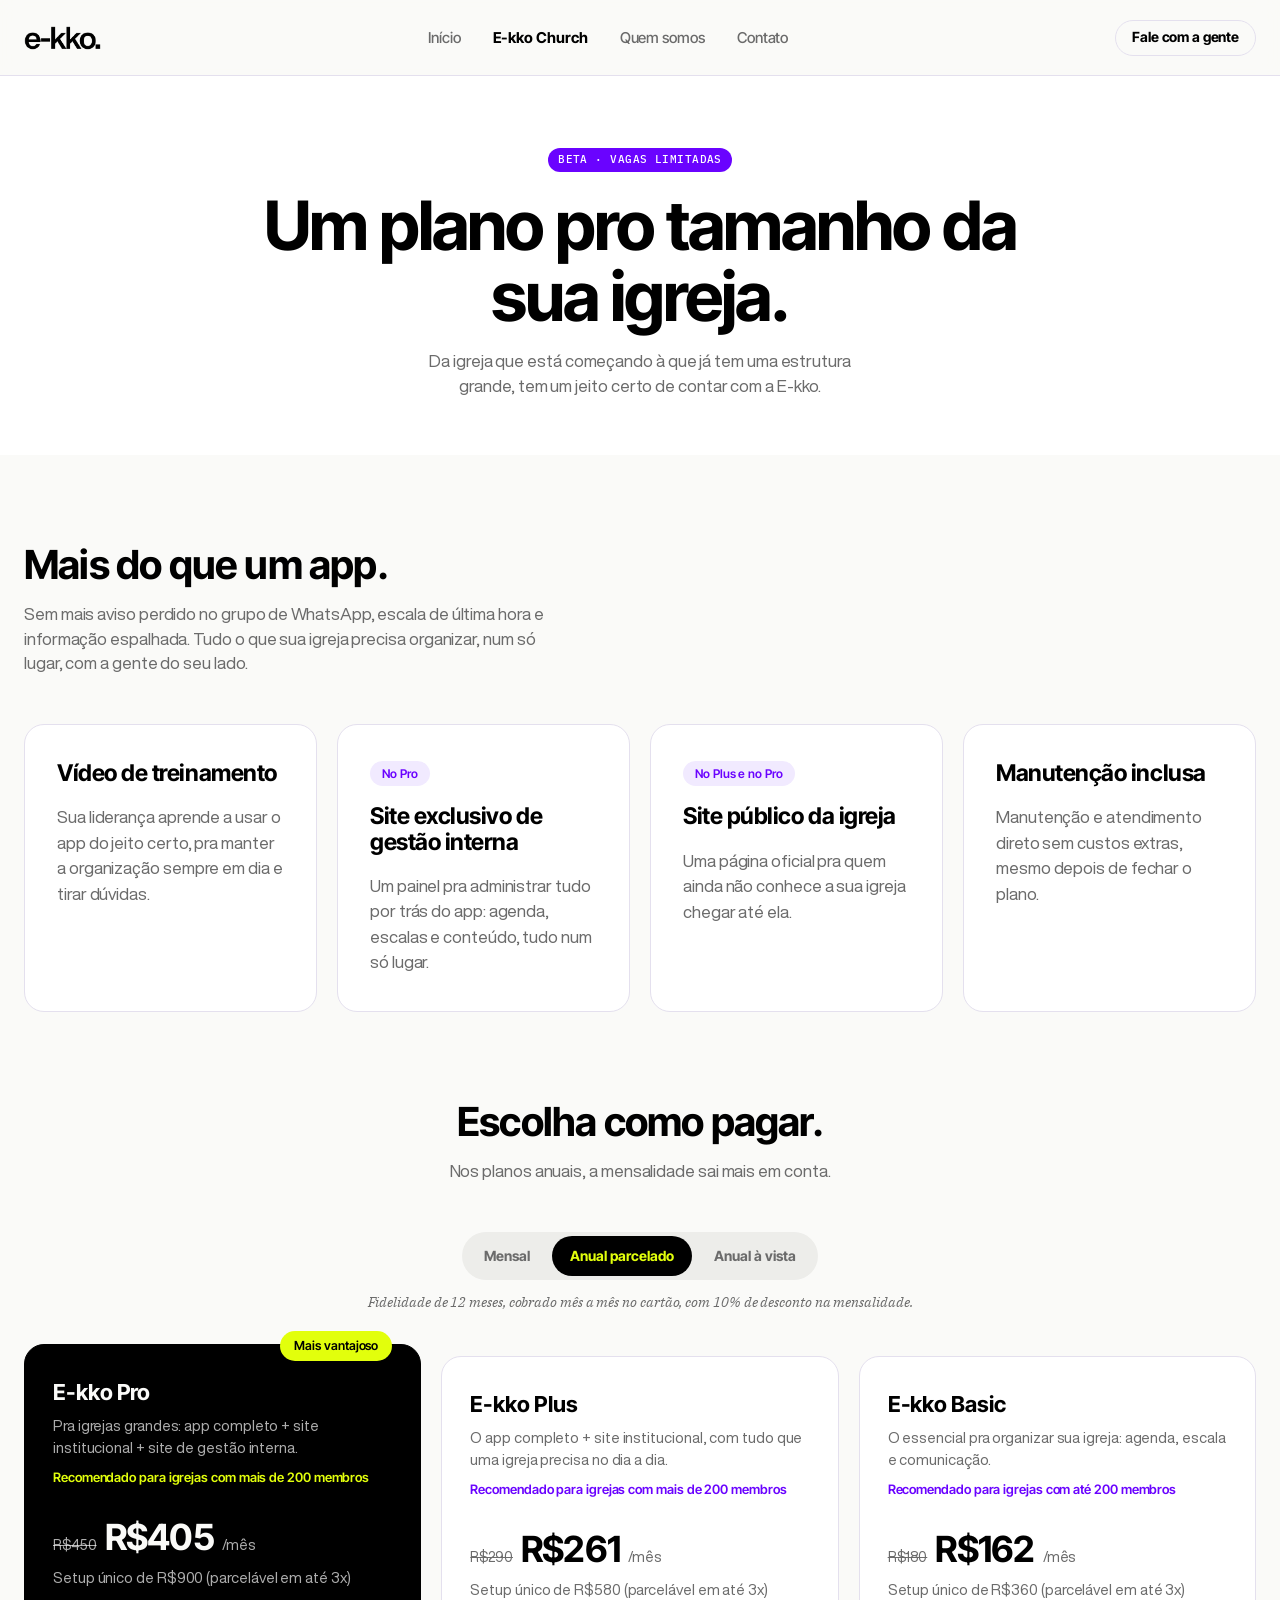
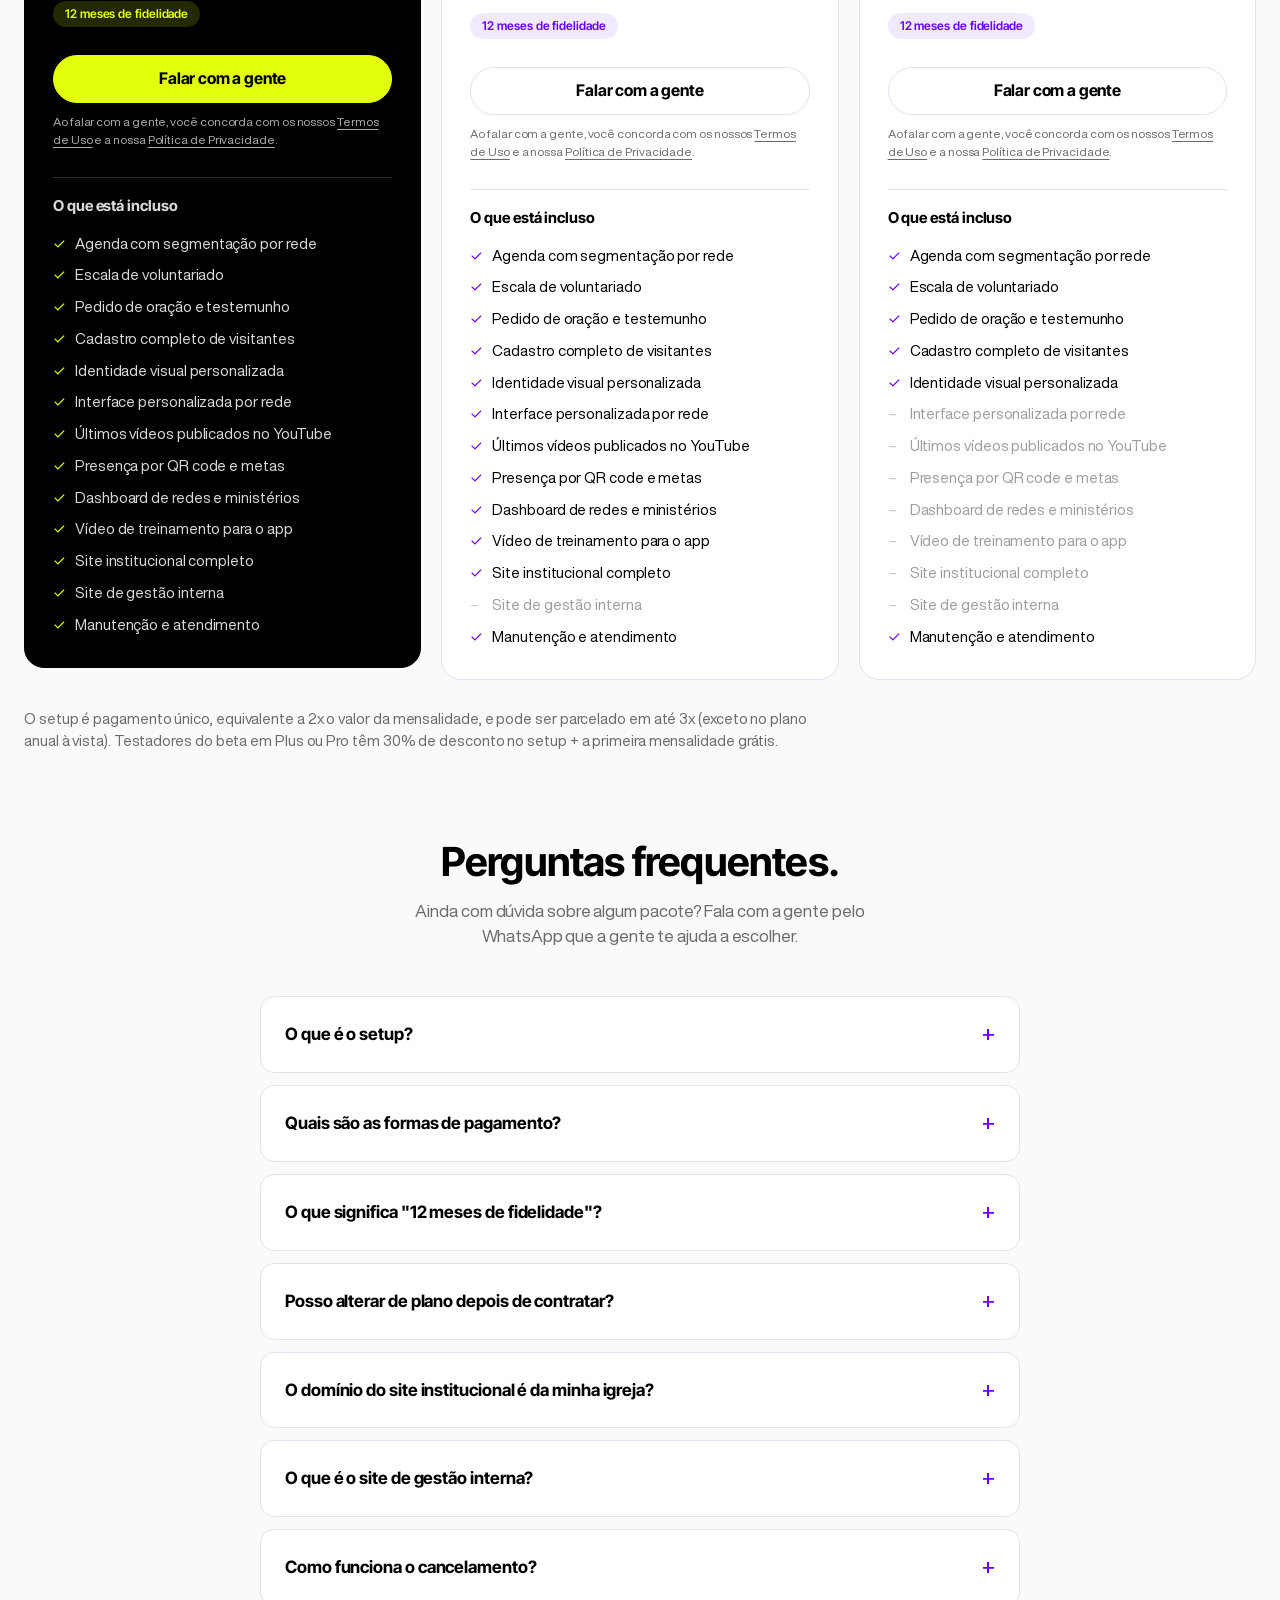
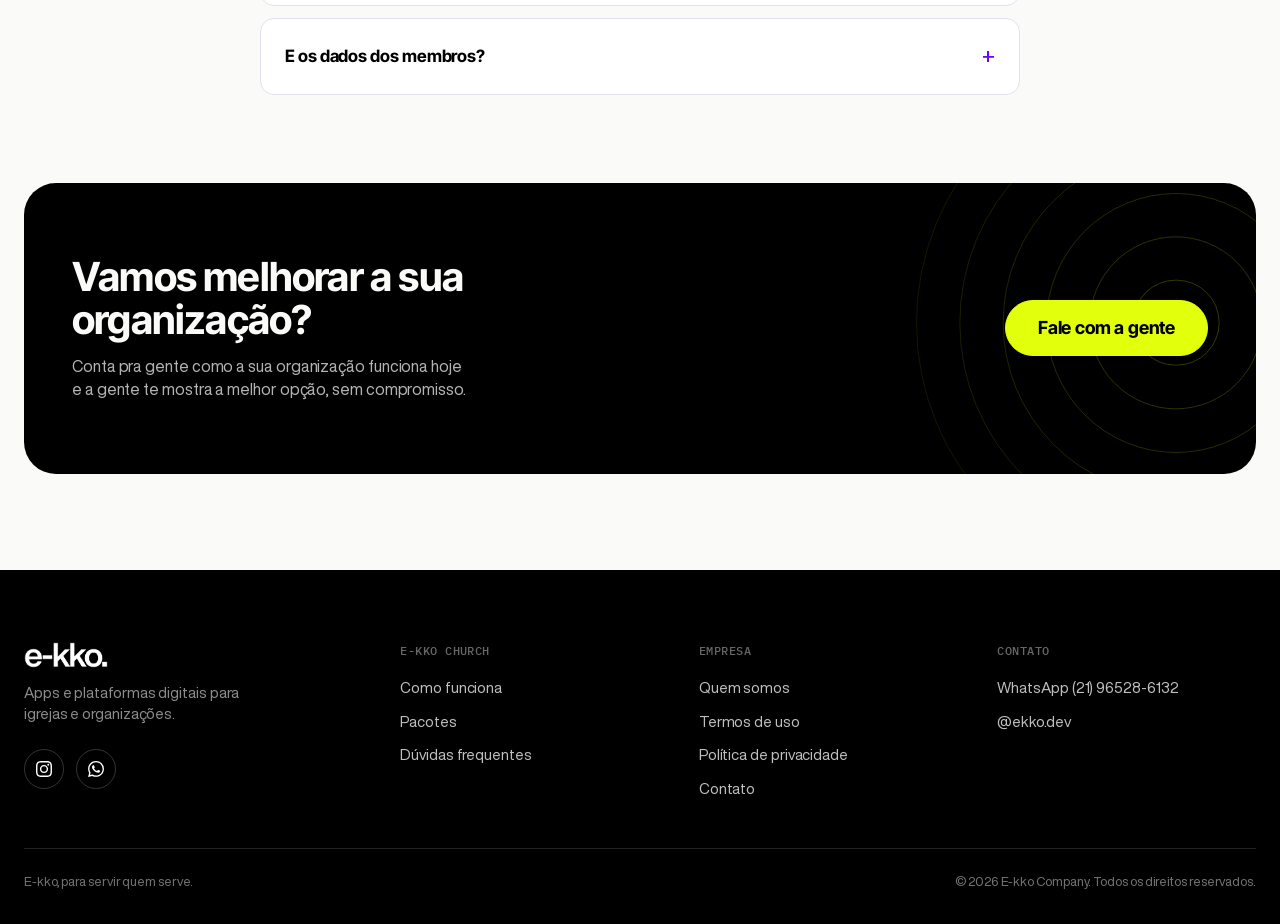
<file: pacotes.html>
<!DOCTYPE html>
<html lang="pt-BR">
<head>
<meta charset="UTF-8">
<meta name="viewport" content="width=device-width, initial-scale=1.0">
<title>E-kko Church — planos e pacotes</title>
<meta name="description" content="Conheça os pacotes E-kko Church: Basic, Plus e Pro. Escolha a forma de pagamento e comece a organizar sua igreja.">
<link rel="stylesheet" href="styles.css">
</head>
<body>

<header class="site-header">
  <div class="wrap">
    <a href="index.html" aria-label="E-kko">
      <img class="logo-mark" src="assets/logo-wordmark-black.png" alt="E-kko">
    </a>
    <nav class="site-nav">
      <a href="index.html">Início</a>
      <a href="pacotes.html" aria-current="page">E-kko Church</a>
      <a href="sobre.html">Quem somos</a>
      <a href="contato.html">Contato</a>
    </nav>
    <div class="header-cta">
      <a class="btn btn-outline btn-sm" href="https://wa.me/5521965286132?text=Ol%C3%A1!%20Quero%20conhecer%20a%20E-kko." target="_blank" rel="noopener">Fale com a gente</a>
    </div>
    <button class="menu-toggle" aria-label="Abrir menu" aria-expanded="false" aria-controls="mobile-menu">
      <svg class="icon-menu" width="22" height="22" viewBox="0 0 24 24" fill="none" stroke="currentColor" stroke-width="2" stroke-linecap="round" stroke-linejoin="round" aria-hidden="true"><line x1="3" y1="6" x2="21" y2="6"/><line x1="3" y1="12" x2="21" y2="12"/><line x1="3" y1="18" x2="21" y2="18"/></svg>
      <svg class="icon-x" width="22" height="22" viewBox="0 0 24 24" fill="none" stroke="currentColor" stroke-width="2" stroke-linecap="round" stroke-linejoin="round" aria-hidden="true"><line x1="18" y1="6" x2="6" y2="18"/><line x1="6" y1="6" x2="18" y2="18"/></svg>
    </button>
  </div>
</header>

<nav class="mobile-menu" id="mobile-menu">
  <a href="index.html">Início</a>
  <a href="pacotes.html">E-kko Church</a>
  <a href="sobre.html">Quem somos</a>
  <a href="contato.html">Contato</a>
  <a class="btn btn-dark btn-md btn-full" href="https://wa.me/5521965286132?text=Ol%C3%A1!%20Quero%20conhecer%20a%20E-kko." target="_blank" rel="noopener">Fale com a gente</a>
</nav>

<!-- ============ HERO ============ -->
<section class="page-hero is-centered">
  <div class="wrap">
    <span class="badge badge-beta">Beta · vagas limitadas</span>
    <h1>Um plano pro tamanho da sua igreja.</h1>
    <p>Da igreja que está começando à que já tem uma estrutura grande, tem um jeito certo de contar com a E-kko.</p>
  </div>
</section>

<!-- ============ MAIS DO QUE UM APP ============ -->
<section class="section">
  <div class="wrap">
    <div class="section-head">
      <h2>Mais do que um app.</h2>
      <p class="lead">Sem mais aviso perdido no grupo de WhatsApp, escala de última hora e informação espalhada. Tudo o que sua igreja precisa organizar, num só lugar, com a gente do seu lado.</p>
    </div>
    <div class="hover-grid">
      <div class="hover-card">
        <h3>Vídeo de treinamento</h3>
        <p>Sua liderança aprende a usar o app do jeito certo, pra manter a organização sempre em dia e tirar dúvidas.</p>
      </div>
      <div class="hover-card">
        <span class="feature-tag">No Pro</span>
        <h3>Site exclusivo de gestão interna</h3>
        <p>Um painel pra administrar tudo por trás do app: agenda, escalas e conteúdo, tudo num só lugar.</p>
      </div>
      <div class="hover-card">
        <span class="feature-tag">No Plus e no Pro</span>
        <h3>Site público da igreja</h3>
        <p>Uma página oficial pra quem ainda não conhece a sua igreja chegar até ela.</p>
      </div>
      <div class="hover-card">
        <h3>Manutenção inclusa</h3>
        <p>Manutenção e atendimento direto sem custos extras, mesmo depois de fechar o plano.</p>
      </div>
    </div>
  </div>
</section>

<!-- ============ ESCOLHA COMO PAGAR / PACOTES ============ -->
<section class="section pt-0" id="pacotes">
  <div class="wrap">
    <div class="section-head centered">
      <h2>Escolha como pagar.</h2>
      <p class="lead">Nos planos anuais, a mensalidade sai mais em conta.</p>
    </div>

    <div class="pay-tabs-wrap">
      <div class="pay-tabs" role="tablist" aria-label="Forma de pagamento">
        <button type="button" class="pay-tab" data-mode="m" role="tab" aria-selected="false">Mensal</button>
        <button type="button" class="pay-tab" data-mode="ap" role="tab" aria-selected="true">Anual parcelado</button>
        <button type="button" class="pay-tab" data-mode="av" role="tab" aria-selected="false">Anual à vista</button>
      </div>
      <p class="pay-desc">Fidelidade de 12 meses, cobrado mês a mês no cartão, com 10% de desconto na mensalidade.</p>
    </div>

    <div class="pricing-grid">

      <!-- Pro (destaque) -->
      <div class="price-card featured" data-plan="pro">
        <span class="plan-badge">Mais vantajoso</span>
        <div class="plan-name">E-kko Pro</div>
        <p class="plan-sub">Pra igrejas grandes: app completo + site institucional + site de gestão interna.</p>
        <p class="plan-audience">Recomendado para igrejas com mais de 200 membros</p>
        <div class="price-row">
          <s class="price-old">R$450</s>
          <span class="price-amount">R$405</span>
          <span class="price-unit">/mês</span>
        </div>
        <p class="setup-line">Setup único de R$900 (parcelável em até 3x)</p>
        <span class="fidelity-tag">12 meses de fidelidade</span>
        <a class="btn btn-primary btn-md btn-full" href="https://wa.me/5521965286132?text=Ol%C3%A1!%20Tenho%20interesse%20no%20pacote%20Pro%20da%20E-kko%20Church." target="_blank" rel="noopener">Falar com a gente</a>
        <p class="consent-note">Ao falar com a gente, você concorda com os nossos <a href="termos.html">Termos de Uso</a> e a nossa <a href="privacidade.html">Política de Privacidade</a>.</p>
        <div class="includes-block">
          <span class="includes-label">O que está incluso</span>
          <ul class="includes">
            <li class="is-included">Agenda com segmentação por rede</li>
            <li class="is-included">Escala de voluntariado</li>
            <li class="is-included">Pedido de oração e testemunho</li>
            <li class="is-included">Cadastro completo de visitantes</li>
            <li class="is-included">Identidade visual personalizada</li>
            <li class="is-included">Interface personalizada por rede</li>
            <li class="is-included">Últimos vídeos publicados no YouTube</li>
            <li class="is-included">Presença por QR code e metas</li>
            <li class="is-included">Dashboard de redes e ministérios</li>
            <li class="is-included">Vídeo de treinamento para o app</li>
            <li class="is-included">Site institucional completo</li>
            <li class="is-included">Site de gestão interna</li>
            <li class="is-included">Manutenção e atendimento</li>
          </ul>
        </div>
      </div>

      <!-- Plus -->
      <div class="price-card" data-plan="plus">
        <div class="plan-name">E-kko Plus</div>
        <p class="plan-sub">O app completo + site institucional, com tudo que uma igreja precisa no dia a dia.</p>
        <p class="plan-audience">Recomendado para igrejas com mais de 200 membros</p>
        <div class="price-row">
          <s class="price-old">R$290</s>
          <span class="price-amount">R$261</span>
          <span class="price-unit">/mês</span>
        </div>
        <p class="setup-line">Setup único de R$580 (parcelável em até 3x)</p>
        <span class="fidelity-tag">12 meses de fidelidade</span>
        <a class="btn btn-outline btn-md btn-full" href="https://wa.me/5521965286132?text=Ol%C3%A1!%20Tenho%20interesse%20no%20pacote%20Plus%20da%20E-kko%20Church." target="_blank" rel="noopener">Falar com a gente</a>
        <p class="consent-note">Ao falar com a gente, você concorda com os nossos <a href="termos.html">Termos de Uso</a> e a nossa <a href="privacidade.html">Política de Privacidade</a>.</p>
        <div class="includes-block">
          <span class="includes-label">O que está incluso</span>
          <ul class="includes">
            <li class="is-included">Agenda com segmentação por rede</li>
            <li class="is-included">Escala de voluntariado</li>
            <li class="is-included">Pedido de oração e testemunho</li>
            <li class="is-included">Cadastro completo de visitantes</li>
            <li class="is-included">Identidade visual personalizada</li>
            <li class="is-included">Interface personalizada por rede</li>
            <li class="is-included">Últimos vídeos publicados no YouTube</li>
            <li class="is-included">Presença por QR code e metas</li>
            <li class="is-included">Dashboard de redes e ministérios</li>
            <li class="is-included">Vídeo de treinamento para o app</li>
            <li class="is-included">Site institucional completo</li>
            <li>Site de gestão interna</li>
            <li class="is-included">Manutenção e atendimento</li>
          </ul>
        </div>
      </div>

      <!-- Basic -->
      <div class="price-card" data-plan="basic">
        <div class="plan-name">E-kko Basic</div>
        <p class="plan-sub">O essencial pra organizar sua igreja: agenda, escala e comunicação.</p>
        <p class="plan-audience">Recomendado para igrejas com até 200 membros</p>
        <div class="price-row">
          <s class="price-old">R$180</s>
          <span class="price-amount">R$162</span>
          <span class="price-unit">/mês</span>
        </div>
        <p class="setup-line">Setup único de R$360 (parcelável em até 3x)</p>
        <span class="fidelity-tag">12 meses de fidelidade</span>
        <a class="btn btn-outline btn-md btn-full" href="https://wa.me/5521965286132?text=Ol%C3%A1!%20Tenho%20interesse%20no%20pacote%20Basic%20da%20E-kko%20Church." target="_blank" rel="noopener">Falar com a gente</a>
        <p class="consent-note">Ao falar com a gente, você concorda com os nossos <a href="termos.html">Termos de Uso</a> e a nossa <a href="privacidade.html">Política de Privacidade</a>.</p>
        <div class="includes-block">
          <span class="includes-label">O que está incluso</span>
          <ul class="includes">
            <li class="is-included">Agenda com segmentação por rede</li>
            <li class="is-included">Escala de voluntariado</li>
            <li class="is-included">Pedido de oração e testemunho</li>
            <li class="is-included">Cadastro completo de visitantes</li>
            <li class="is-included">Identidade visual personalizada</li>
            <li>Interface personalizada por rede</li>
            <li>Últimos vídeos publicados no YouTube</li>
            <li>Presença por QR code e metas</li>
            <li>Dashboard de redes e ministérios</li>
            <li>Vídeo de treinamento para o app</li>
            <li>Site institucional completo</li>
            <li>Site de gestão interna</li>
            <li class="is-included">Manutenção e atendimento</li>
          </ul>
        </div>
      </div>

    </div>

    <p class="pricing-footnote">O setup é pagamento único, equivalente a 2x o valor da mensalidade, e pode ser parcelado em até 3x (exceto no plano anual à vista). Testadores do beta em Plus ou Pro têm 30% de desconto no setup + a primeira mensalidade grátis.</p>
  </div>
</section>

<!-- ============ PERGUNTAS FREQUENTES ============ -->
<section class="section pt-0" id="duvidas">
  <div class="wrap">
    <div class="section-head centered">
      <h2>Perguntas frequentes.</h2>
      <p class="lead">Ainda com dúvida sobre algum pacote? Fala com a gente pelo WhatsApp que a gente te ajuda a escolher.</p>
    </div>
    <div class="faq-list">
      <details class="faq-item" name="church-faq">
        <summary>O que é o setup?</summary>
        <p>É a taxa única de implementação do seu plano: cobre a configuração do app, a identidade visual personalizada e a estruturação inicial de agenda, escalas e cadastros da sua igreja. É cobrada uma única vez, na contratação, e pode ser parcelada em até 3x.</p>
      </details>
      <details class="faq-item" name="church-faq">
        <summary>Quais são as formas de pagamento?</summary>
        <p>Você escolhe entre mensal (valor cheio, sem fidelidade, cancele quando quiser), anual parcelado (fidelidade de 12 meses, cobrado mês a mês com 10% de desconto na mensalidade) ou anual à vista (paga o setup e as 12 mensalidades de uma vez, com 20% de desconto na mensalidade).</p>
      </details>
      <details class="faq-item" name="church-faq">
        <summary>O que significa "12 meses de fidelidade"?</summary>
        <p>Que o plano tem duração de um ano. Em troca, você paga menos por mês do que no plano sem fidelidade.</p>
      </details>
      <details class="faq-item" name="church-faq">
        <summary>Posso alterar de plano depois de contratar?</summary>
        <p>Pode fazer upgrade a qualquer momento. Você paga a diferença do setup e, a partir da próxima cobrança, passa a pagar o valor do novo pacote. Não é possível fazer downgrade.</p>
      </details>
      <details class="faq-item" name="church-faq">
        <summary>O domínio do site institucional é da minha igreja?</summary>
        <p>Sim. Nos planos Plus e Pro, o site institucional completo é publicado no domínio da sua igreja e fica sincronizado com as informações do app.</p>
      </details>
      <details class="faq-item" name="church-faq">
        <summary>O que é o site de gestão interna?</summary>
        <p>É um painel exclusivo, por trás do app, pra sua liderança administrar tudo num só lugar: agenda, escalas, conteúdo e cadastros, sem depender de planilhas soltas ou vários grupos de WhatsApp.</p>
      </details>
      <details class="faq-item" name="church-faq">
        <summary>Como funciona o cancelamento?</summary>
        <p>Pode cancelar quando quiser. No plano mensal, não é cobrada nenhuma taxa. Nos planos com fidelidade, é cobrada uma taxa de acordo com a porcentagem prevista em contrato.</p>
      </details>
      <details class="faq-item" name="church-faq">
        <summary>E os dados dos membros?</summary>
        <p>Os dados ficam protegidos e são usados só pro funcionamento do app, seguindo a LGPD.</p>
      </details>
    </div>
  </div>
</section>

<!-- ============ CTA FINAL ============ -->
<div class="cta-final">
  <div class="echo-rings" style="width:520px;height:520px;right:-180px;top:-120px;opacity:.22" aria-hidden="true">
    <span class="ring" style="width:16.667%;height:16.667%;left:50%;top:50%;transform:translate(-50%,-50%);border:1.5px solid var(--ekko-lime);opacity:1"></span>
    <span class="ring" style="width:33.333%;height:33.333%;left:50%;top:50%;transform:translate(-50%,-50%);border:1.5px solid var(--ekko-lime);opacity:.8833"></span>
    <span class="ring" style="width:50%;height:50%;left:50%;top:50%;transform:translate(-50%,-50%);border:1.5px solid var(--ekko-lime);opacity:.7667"></span>
    <span class="ring" style="width:66.667%;height:66.667%;left:50%;top:50%;transform:translate(-50%,-50%);border:1.5px solid var(--ekko-lime);opacity:.65"></span>
    <span class="ring" style="width:83.333%;height:83.333%;left:50%;top:50%;transform:translate(-50%,-50%);border:1.5px solid var(--ekko-lime);opacity:.5333"></span>
    <span class="ring" style="width:100%;height:100%;left:50%;top:50%;transform:translate(-50%,-50%);border:1.5px solid var(--ekko-lime);opacity:.4167"></span>
  </div>
  <div class="wrap">
    <div>
      <h2>Vamos melhorar a sua organização?</h2>
      <p>Conta pra gente como a sua organização funciona hoje e a gente te mostra a melhor opção, sem compromisso.</p>
    </div>
    <a class="btn btn-primary btn-lg" href="https://wa.me/5521965286132?text=Ol%C3%A1!%20Quero%20conhecer%20a%20E-kko." target="_blank" rel="noopener">Fale com a gente</a>
  </div>
</div>

<footer class="site-footer">
  <div class="wrap">
    <div class="footer-top">
      <div>
        <img src="assets/logo-wordmark-white.png" alt="E-kko" style="height:26px;display:block">
        <p class="footer-tagline">Apps e plataformas digitais para igrejas e organizações.</p>
        <div class="footer-social">
          <a href="https://instagram.com/ekko.dev" target="_blank" rel="noopener" aria-label="Instagram da E-kko">
            <svg viewBox="0 0 24 24" aria-hidden="true"><path d="M7.0301.084c-1.2768.0602-2.1487.264-2.911.5634-.7888.3075-1.4575.72-2.1228 1.3877-.6652.6677-1.075 1.3368-1.3802 2.127-.2954.7638-.4956 1.6365-.552 2.914-.0564 1.2775-.0689 1.6882-.0626 4.947.0062 3.2586.0206 3.6671.0825 4.9473.061 1.2765.264 2.1482.5635 2.9107.308.7889.72 1.4573 1.388 2.1228.6679.6655 1.3365 1.0743 2.1285 1.38.7632.295 1.6361.4961 2.9134.552 1.2773.056 1.6884.069 4.9462.0627 3.2578-.0062 3.668-.0207 4.9478-.0814 1.28-.0607 2.147-.2652 2.9098-.5633.7889-.3086 1.4578-.72 2.1228-1.3881.665-.6682 1.0745-1.3378 1.3795-2.1284.2957-.7632.4966-1.636.552-2.9124.056-1.2809.0692-1.6898.063-4.948-.0063-3.2583-.021-3.6668-.0817-4.9465-.0607-1.2797-.264-2.1487-.5633-2.9117-.3084-.7889-.72-1.4568-1.3876-2.1228C21.2982 1.33 20.628.9208 19.8378.6165 19.074.321 18.2017.1197 16.9244.0645 15.6471.0093 15.236-.005 11.977.0014 8.718.0076 8.31.0215 7.0301.0839m.1402 21.6932c-1.17-.0509-1.8053-.2453-2.2287-.408-.5606-.216-.96-.4771-1.3819-.895-.422-.4178-.6811-.8186-.9-1.378-.1644-.4234-.3624-1.058-.4171-2.228-.0595-1.2645-.072-1.6442-.079-4.848-.007-3.2037.0053-3.583.0607-4.848.05-1.169.2456-1.805.408-2.2282.216-.5613.4762-.96.895-1.3816.4188-.4217.8184-.6814 1.3783-.9003.423-.1651 1.0575-.3614 2.227-.4171 1.2655-.06 1.6447-.072 4.848-.079 3.2033-.007 3.5835.005 4.8495.0608 1.169.0508 1.8053.2445 2.228.408.5608.216.96.4754 1.3816.895.4217.4194.6816.8176.9005 1.3787.1653.4217.3617 1.056.4169 2.2263.0602 1.2655.0739 1.645.0796 4.848.0058 3.203-.0055 3.5834-.061 4.848-.051 1.17-.245 1.8055-.408 2.2294-.216.5604-.4763.96-.8954 1.3814-.419.4215-.8181.6811-1.3783.9-.4224.1649-1.0577.3617-2.2262.4174-1.2656.0595-1.6448.072-4.8493.079-3.2045.007-3.5825-.006-4.848-.0608M16.953 5.5864A1.44 1.44 0 1 0 18.39 4.144a1.44 1.44 0 0 0-1.437 1.4424M5.8385 12.012c.0067 3.4032 2.7706 6.1557 6.173 6.1493 3.4026-.0065 6.157-2.7701 6.1506-6.1733-.0065-3.4032-2.771-6.1565-6.174-6.1498-3.403.0067-6.156 2.771-6.1496 6.1738M8 12.0077a4 4 0 1 1 4.008 3.9921A3.9996 3.9996 0 0 1 8 12.0077"/></svg>
          </a>
          <a href="https://wa.me/5521965286132?text=Ol%C3%A1!%20Quero%20conhecer%20a%20E-kko." target="_blank" rel="noopener" aria-label="WhatsApp da E-kko">
            <svg viewBox="0 0 24 24" aria-hidden="true"><path d="M17.472 14.382c-.297-.149-1.758-.867-2.03-.967-.273-.099-.471-.148-.67.15-.197.297-.767.966-.94 1.164-.173.199-.347.223-.644.075-.297-.15-1.255-.463-2.39-1.475-.883-.788-1.48-1.761-1.653-2.059-.173-.297-.018-.458.13-.606.134-.133.298-.347.446-.52.149-.174.198-.298.298-.497.099-.198.05-.371-.025-.52-.075-.149-.669-1.612-.916-2.207-.242-.579-.487-.5-.669-.51-.173-.008-.371-.01-.57-.01-.198 0-.52.074-.792.372-.272.297-1.04 1.016-1.04 2.479 0 1.462 1.065 2.875 1.213 3.074.149.198 2.096 3.2 5.077 4.487.709.306 1.262.489 1.694.625.712.227 1.36.195 1.871.118.571-.085 1.758-.719 2.006-1.413.248-.694.248-1.289.173-1.413-.074-.124-.272-.198-.57-.347m-5.421 7.403h-.004a9.87 9.87 0 01-5.031-1.378l-.361-.214-3.741.982.998-3.648-.235-.374a9.86 9.86 0 01-1.51-5.26c.001-5.45 4.436-9.884 9.888-9.884 2.64 0 5.122 1.03 6.988 2.898a9.825 9.825 0 012.893 6.994c-.003 5.45-4.437 9.884-9.885 9.884m8.413-18.297A11.815 11.815 0 0012.05 0C5.495 0 .16 5.335.157 11.892c0 2.096.547 4.142 1.588 5.945L.057 24l6.305-1.654a11.882 11.882 0 005.683 1.448h.005c6.554 0 11.89-5.335 11.893-11.893a11.821 11.821 0 00-3.48-8.413Z"/></svg>
          </a>
        </div>
      </div>
      <div>
        <div class="footer-col-title">E-kko Church</div>
        <ul class="footer-links">
          <li><a href="index.html#como-funciona">Como funciona</a></li>
          <li><a href="pacotes.html">Pacotes</a></li>
          <li><a href="pacotes.html#duvidas">Dúvidas frequentes</a></li>
        </ul>
      </div>
      <div>
        <div class="footer-col-title">Empresa</div>
        <ul class="footer-links">
          <li><a href="sobre.html">Quem somos</a></li>
          <li><a href="termos.html">Termos de uso</a></li>
          <li><a href="privacidade.html">Política de privacidade</a></li>
          <li><a href="contato.html">Contato</a></li>
        </ul>
      </div>
      <div>
        <div class="footer-col-title">Contato</div>
        <ul class="footer-links">
          <li><a href="https://wa.me/5521965286132?text=Ol%C3%A1!%20Quero%20conhecer%20a%20E-kko." target="_blank" rel="noopener">WhatsApp (21) 96528-6132</a></li>
          <li><a href="https://instagram.com/ekko.dev" target="_blank" rel="noopener">@ekko.dev</a></li>
        </ul>
      </div>
    </div>
    <div class="footer-bottom">
      <span>E-kko, para servir quem serve.</span>
      <span>© 2026 E-kko Company. Todos os direitos reservados.</span>
    </div>
  </div>
</footer>

<script src="main.js" defer></script>
</body>
</html>
</file>
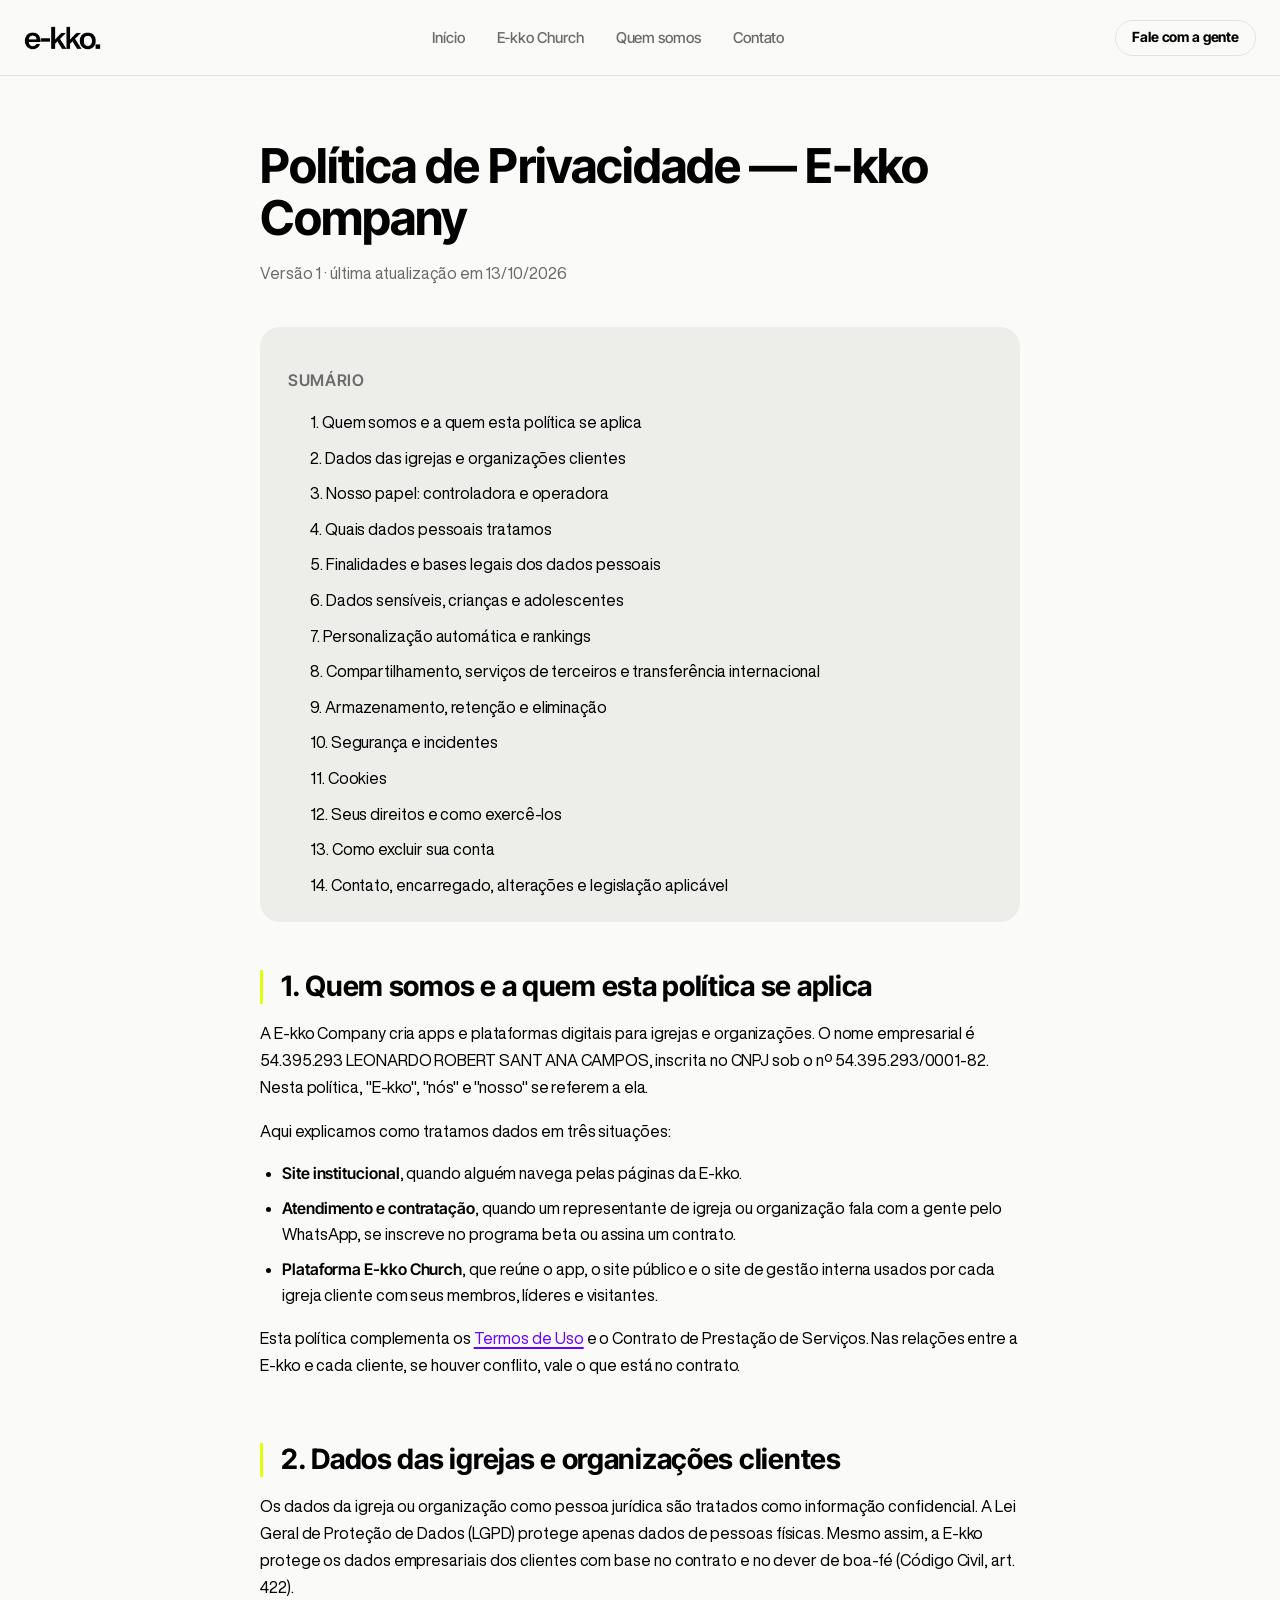
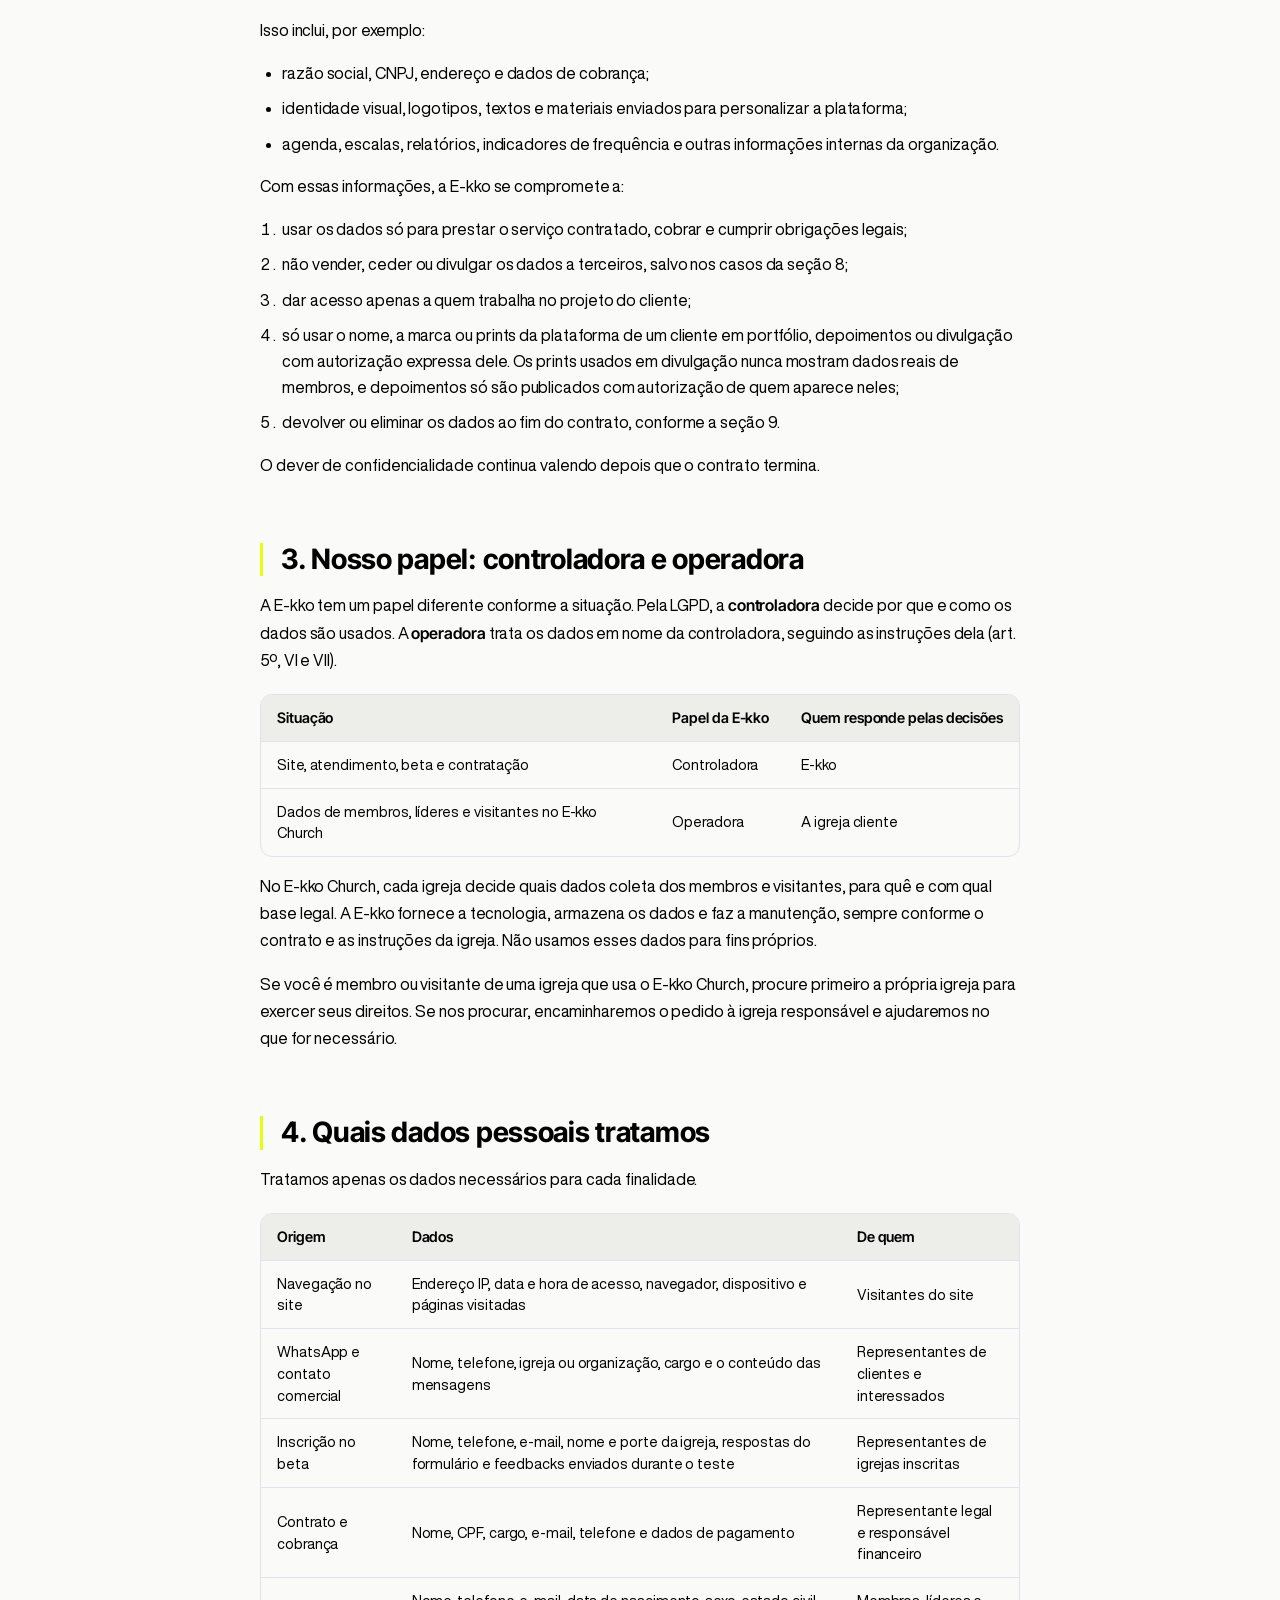
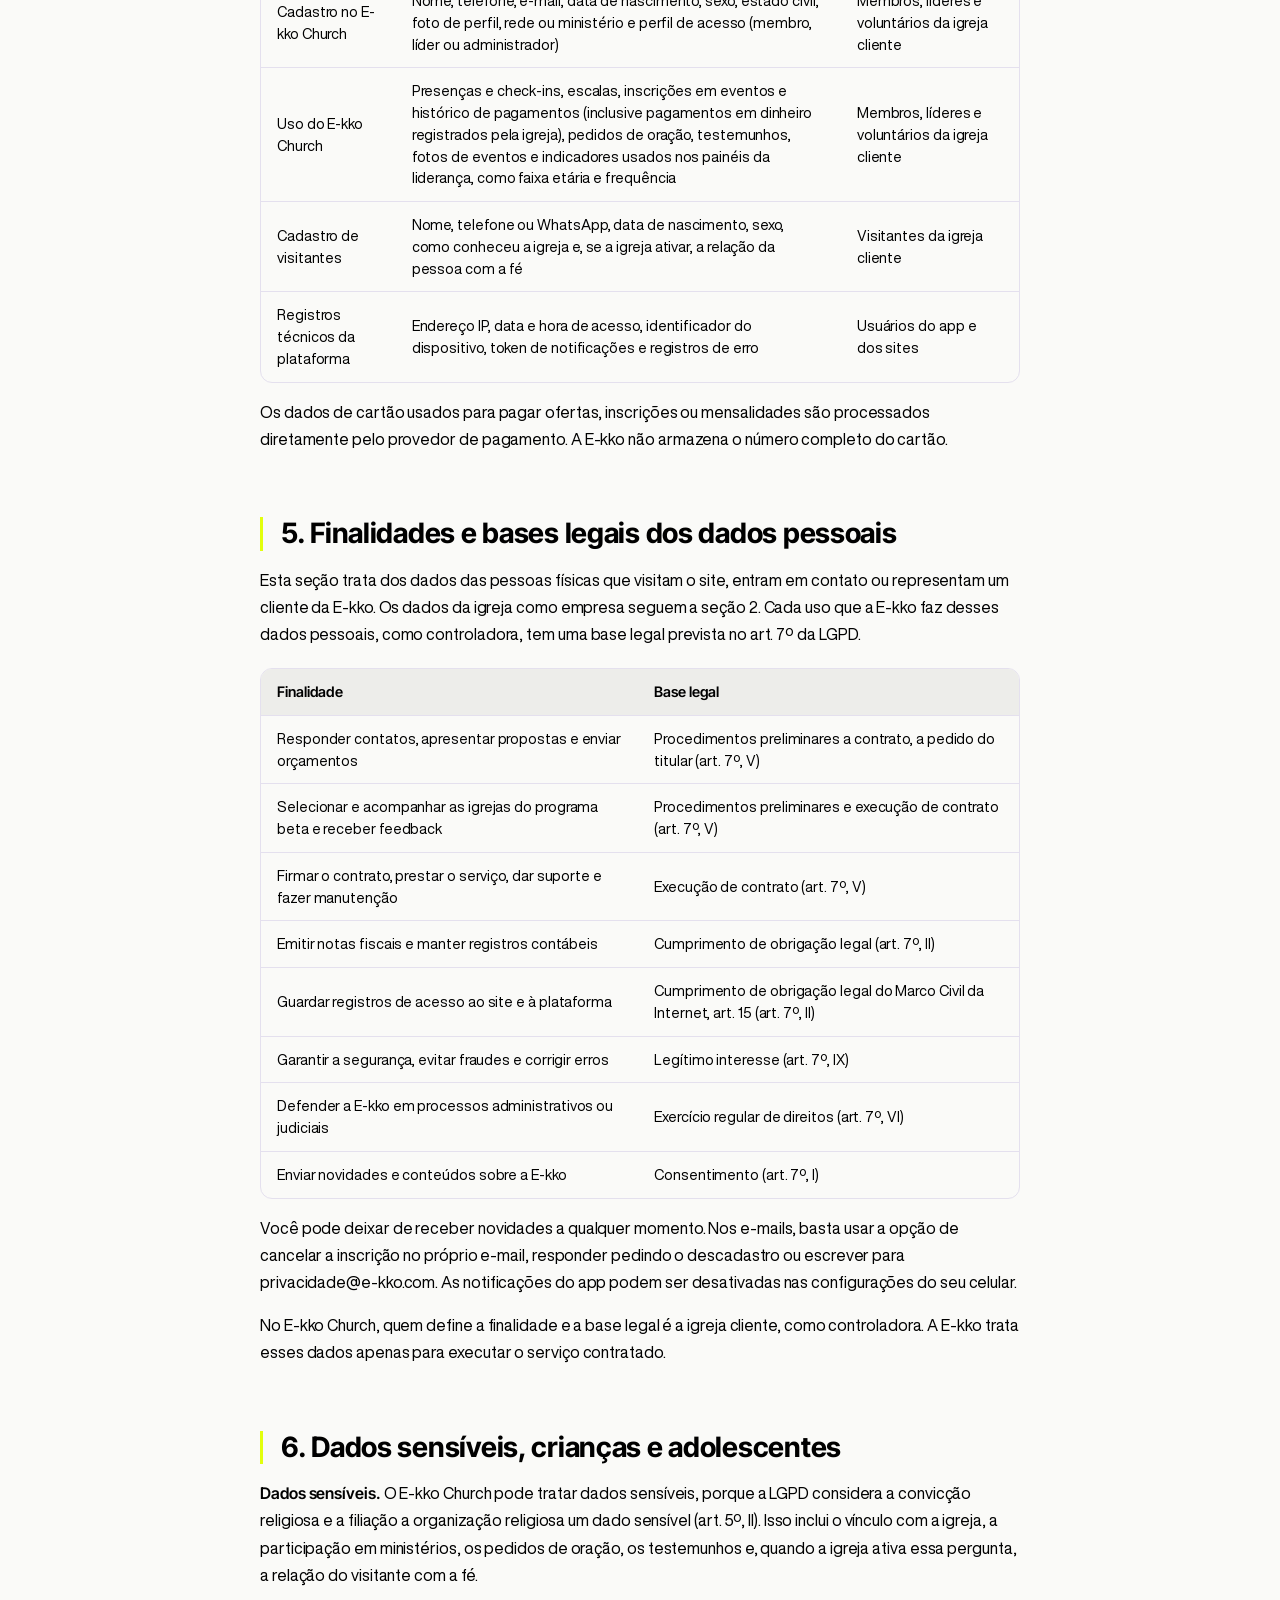
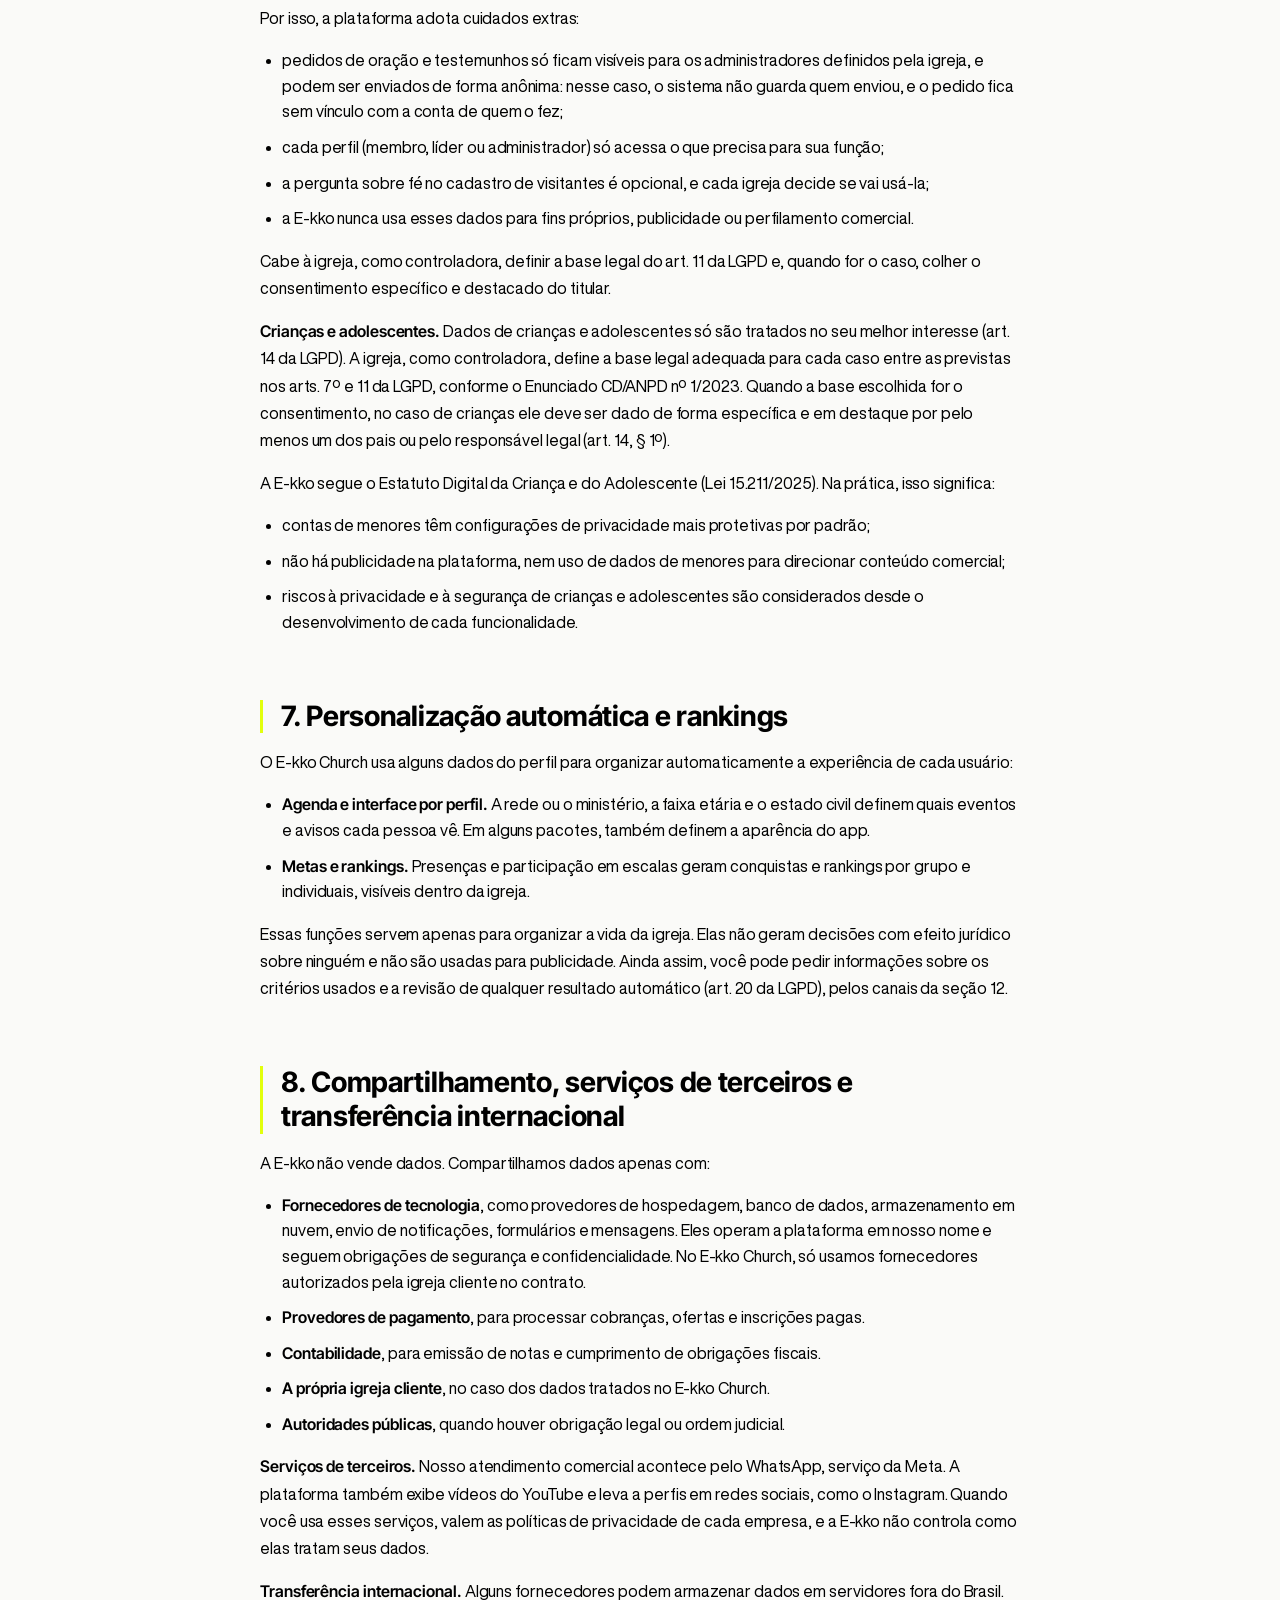
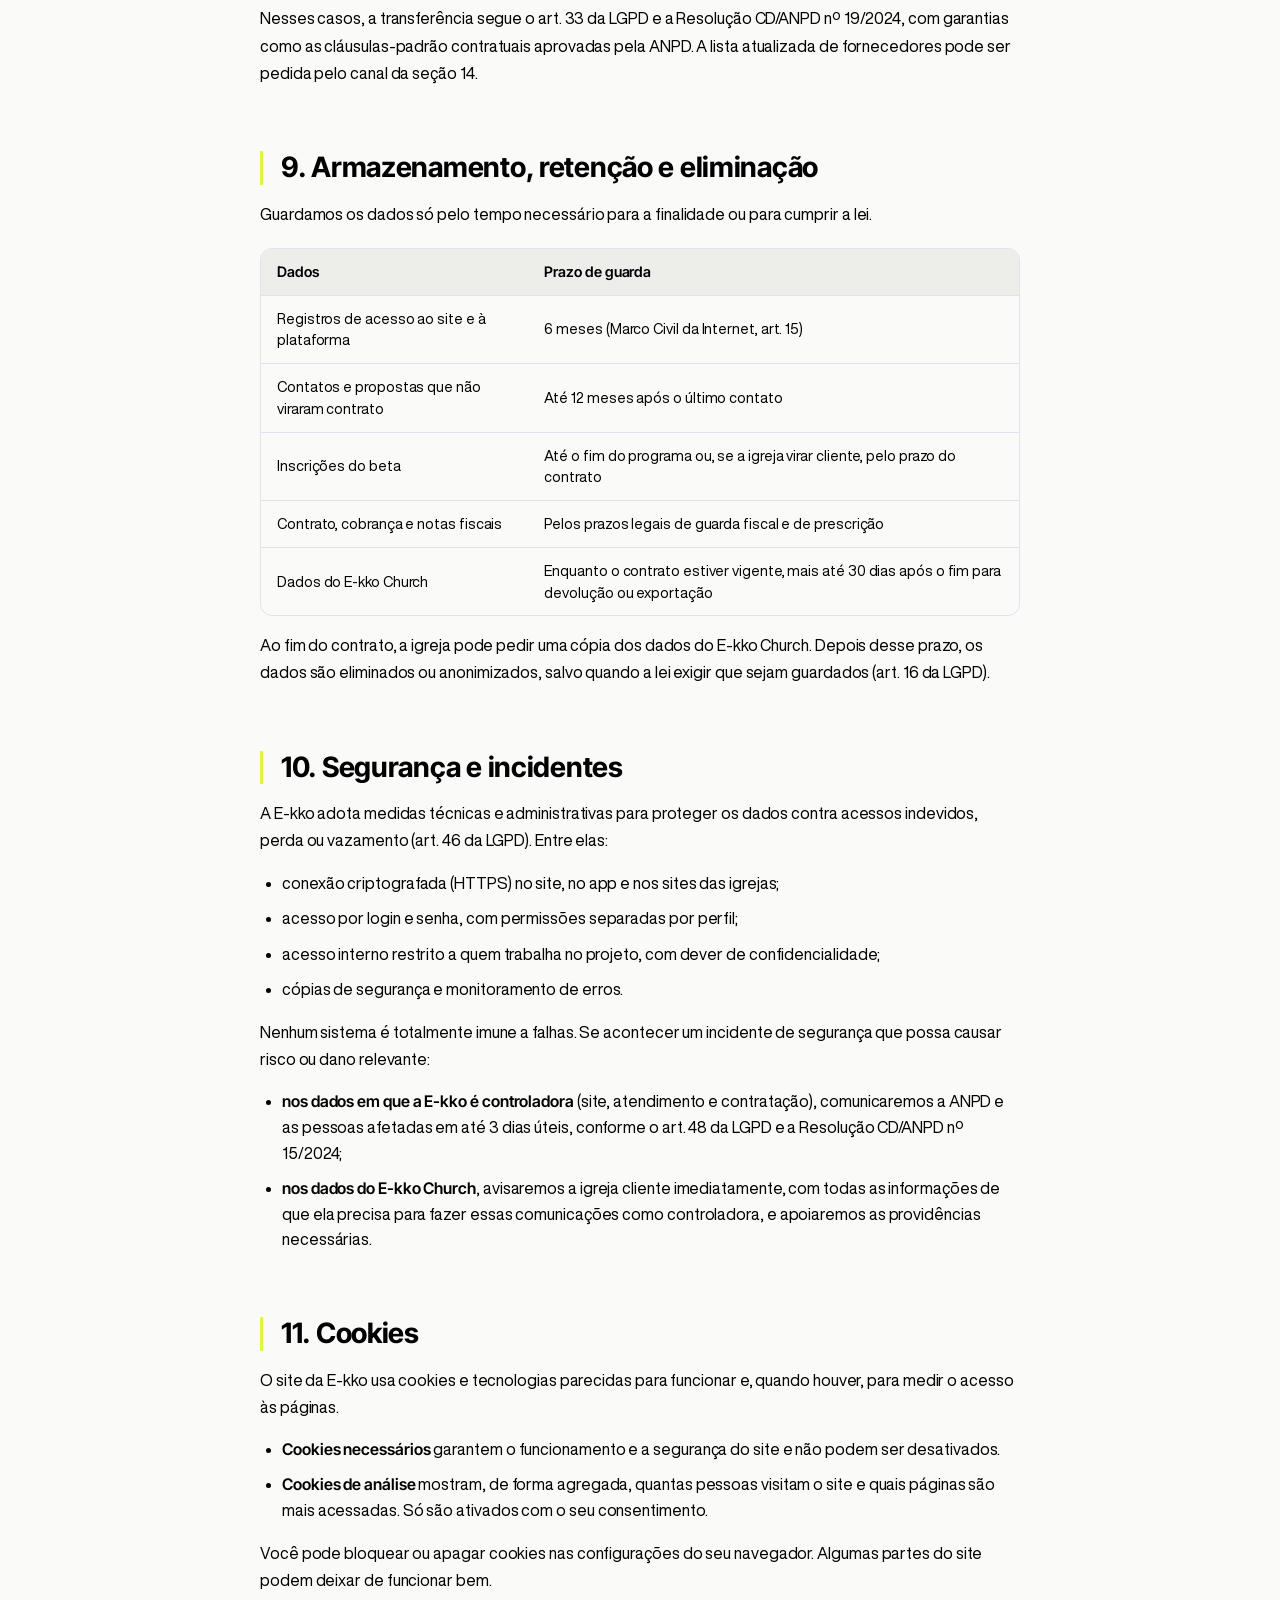
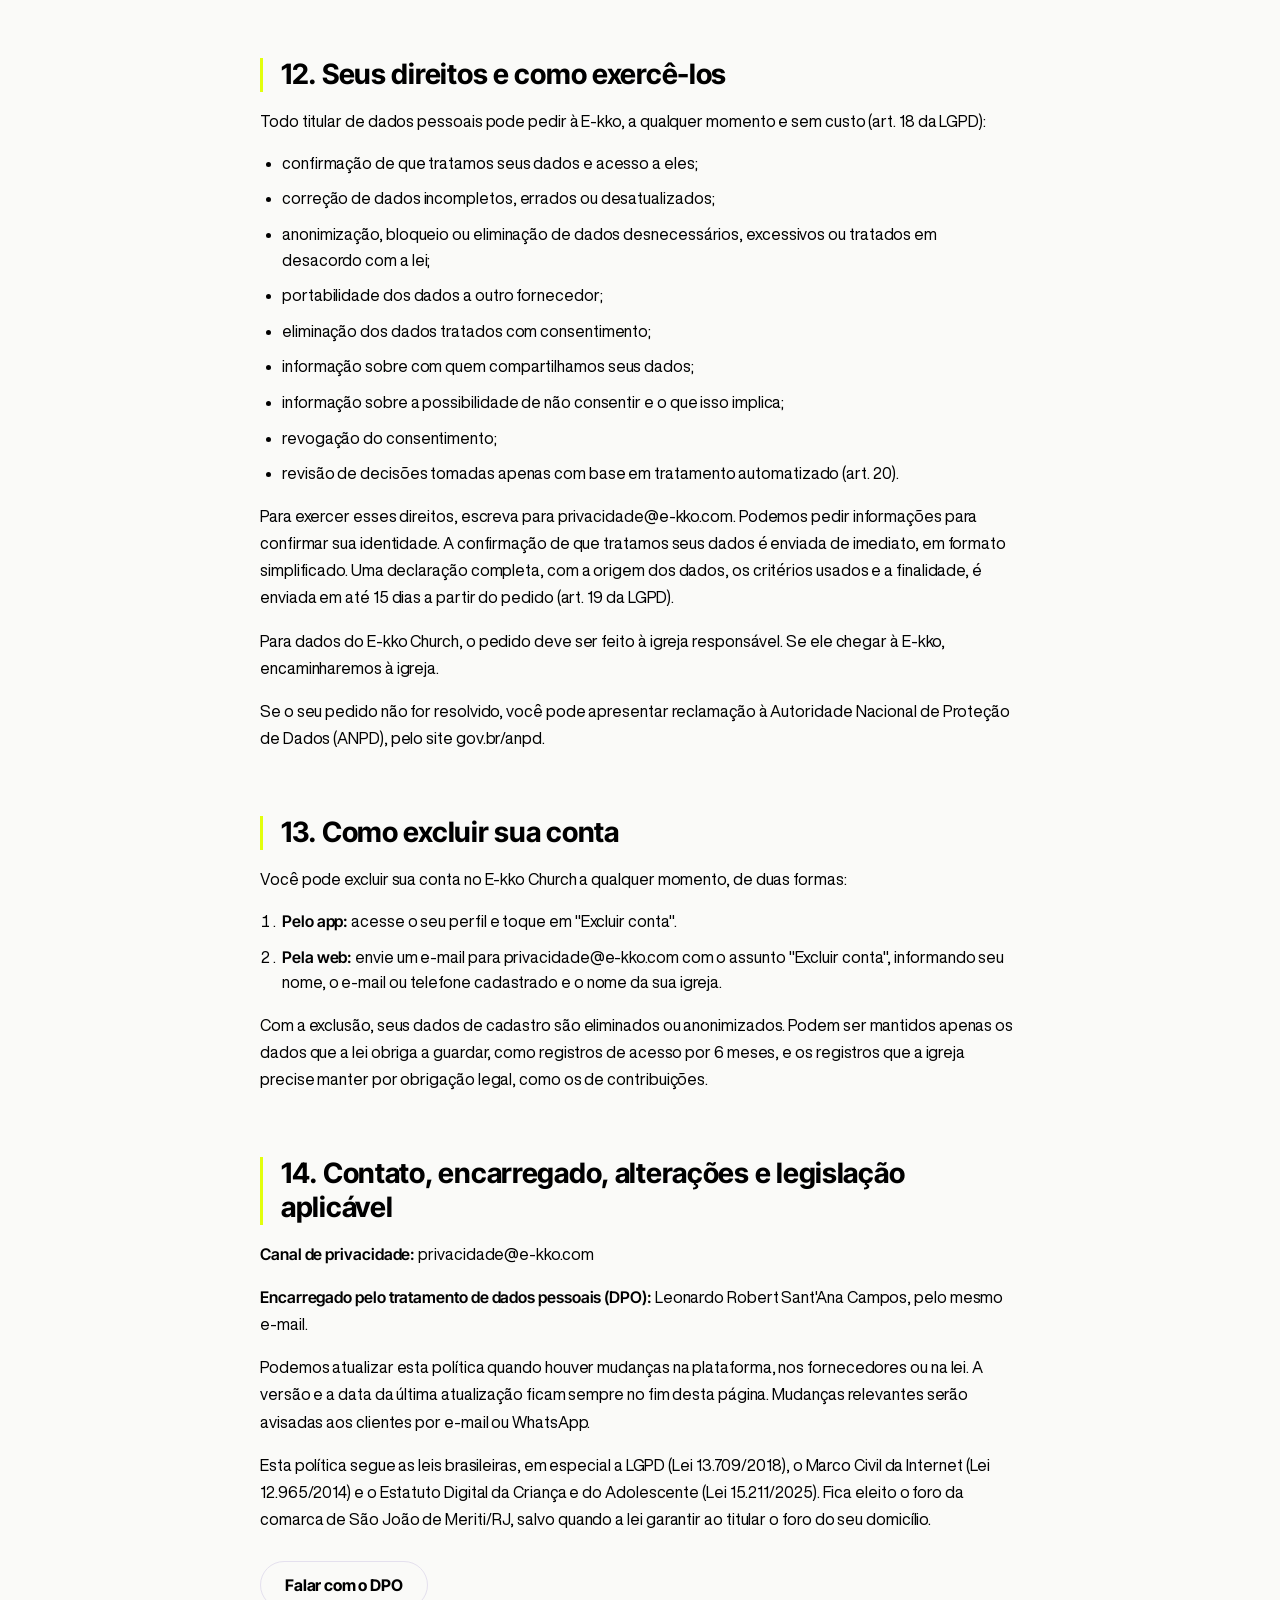
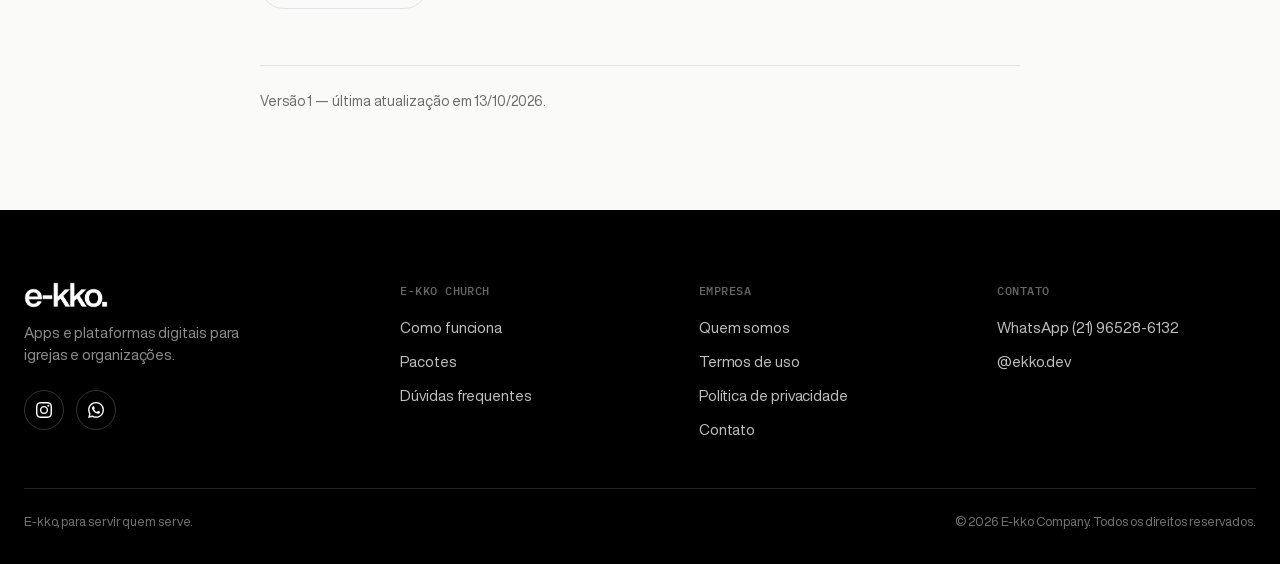
<file: privacidade.html>
<!DOCTYPE html>
<html lang="pt-BR">
<head>
<meta charset="UTF-8">
<meta name="viewport" content="width=device-width, initial-scale=1.0">
<title>Política de Privacidade — E-kko</title>
<meta name="description" content="Como a E-kko trata os dados pessoais no site, no atendimento e na plataforma E-kko Church.">
<link rel="stylesheet" href="styles.css">
</head>
<body>

<header class="site-header">
  <div class="wrap">
    <a href="index.html" aria-label="E-kko">
      <img class="logo-mark" src="assets/logo-wordmark-black.png" alt="E-kko">
    </a>
    <nav class="site-nav">
      <a href="index.html">Início</a>
      <a href="pacotes.html">E-kko Church</a>
      <a href="sobre.html">Quem somos</a>
      <a href="contato.html">Contato</a>
    </nav>
    <div class="header-cta">
      <a class="btn btn-outline btn-sm" href="https://wa.me/5521965286132?text=Ol%C3%A1!%20Quero%20conhecer%20a%20E-kko." target="_blank" rel="noopener">Fale com a gente</a>
    </div>
    <button class="menu-toggle" aria-label="Abrir menu" aria-expanded="false" aria-controls="mobile-menu">
      <svg class="icon-menu" width="22" height="22" viewBox="0 0 24 24" fill="none" stroke="currentColor" stroke-width="2" stroke-linecap="round" stroke-linejoin="round" aria-hidden="true"><line x1="3" y1="6" x2="21" y2="6"/><line x1="3" y1="12" x2="21" y2="12"/><line x1="3" y1="18" x2="21" y2="18"/></svg>
      <svg class="icon-x" width="22" height="22" viewBox="0 0 24 24" fill="none" stroke="currentColor" stroke-width="2" stroke-linecap="round" stroke-linejoin="round" aria-hidden="true"><line x1="18" y1="6" x2="6" y2="18"/><line x1="6" y1="6" x2="18" y2="18"/></svg>
    </button>
  </div>
</header>

<nav class="mobile-menu" id="mobile-menu">
  <a href="index.html">Início</a>
  <a href="pacotes.html">E-kko Church</a>
  <a href="sobre.html">Quem somos</a>
  <a href="contato.html">Contato</a>
  <a class="btn btn-dark btn-md btn-full" href="https://wa.me/5521965286132?text=Ol%C3%A1!%20Quero%20conhecer%20a%20E-kko." target="_blank" rel="noopener">Fale com a gente</a>
</nav>

<main class="policy-page">
  <div class="wrap">
    <div class="policy-content">

<h1>Política de Privacidade — E-kko Company</h1>
<p class="policy-meta">Versão 1 · última atualização em 13/10/2026</p>

<nav class="policy-toc" aria-label="Sumário">
  <p class="policy-toc-title">Sumário</p>
  <ul>
    <li><a href="#quem-somos">1. Quem somos e a quem esta política se aplica</a></li>
    <li><a href="#dados-das-igrejas">2. Dados das igrejas e organizações clientes</a></li>
    <li><a href="#controladora-e-operadora">3. Nosso papel: controladora e operadora</a></li>
    <li><a href="#dados-tratados">4. Quais dados pessoais tratamos</a></li>
    <li><a href="#finalidades-e-bases-legais">5. Finalidades e bases legais dos dados pessoais</a></li>
    <li><a href="#dados-sensiveis-e-menores">6. Dados sensíveis, crianças e adolescentes</a></li>
    <li><a href="#personalizacao-e-rankings">7. Personalização automática e rankings</a></li>
    <li><a href="#compartilhamento">8. Compartilhamento, serviços de terceiros e transferência internacional</a></li>
    <li><a href="#retencao">9. Armazenamento, retenção e eliminação</a></li>
    <li><a href="#seguranca-e-incidentes">10. Segurança e incidentes</a></li>
    <li><a href="#cookies">11. Cookies</a></li>
    <li><a href="#seus-direitos">12. Seus direitos e como exercê-los</a></li>
    <li><a href="#excluir-conta">13. Como excluir sua conta</a></li>
    <li><a href="#contato-e-encarregado">14. Contato, encarregado, alterações e legislação aplicável</a></li>
  </ul>
</nav>

<h2 id="quem-somos">1. Quem somos e a quem esta política se aplica</h2>
<p>A E-kko Company cria apps e plataformas digitais para igrejas e organizações. O nome empresarial é 54.395.293 LEONARDO ROBERT SANT ANA CAMPOS, inscrita no CNPJ sob o nº 54.395.293/0001-82. Nesta política, "E-kko", "nós" e "nosso" se referem a ela.</p>
<p>Aqui explicamos como tratamos dados em três situações:</p>
<ul>
<li><strong>Site institucional</strong>, quando alguém navega pelas páginas da E-kko.</li>
<li><strong>Atendimento e contratação</strong>, quando um representante de igreja ou organização fala com a gente pelo WhatsApp, se inscreve no programa beta ou assina um contrato.</li>
<li><strong>Plataforma E-kko Church</strong>, que reúne o app, o site público e o site de gestão interna usados por cada igreja cliente com seus membros, líderes e visitantes.</li>
</ul>
<p>Esta política complementa os <a href="termos.html">Termos de Uso</a> e o Contrato de Prestação de Serviços. Nas relações entre a E-kko e cada cliente, se houver conflito, vale o que está no contrato.</p>

<h2 id="dados-das-igrejas">2. Dados das igrejas e organizações clientes</h2>
<p>Os dados da igreja ou organização como pessoa jurídica são tratados como informação confidencial. A Lei Geral de Proteção de Dados (LGPD) protege apenas dados de pessoas físicas. Mesmo assim, a E-kko protege os dados empresariais dos clientes com base no contrato e no dever de boa-fé (Código Civil, art. 422).</p>
<p>Isso inclui, por exemplo:</p>
<ul>
<li>razão social, CNPJ, endereço e dados de cobrança;</li>
<li>identidade visual, logotipos, textos e materiais enviados para personalizar a plataforma;</li>
<li>agenda, escalas, relatórios, indicadores de frequência e outras informações internas da organização.</li>
</ul>
<p>Com essas informações, a E-kko se compromete a:</p>
<ol>
<li>usar os dados só para prestar o serviço contratado, cobrar e cumprir obrigações legais;</li>
<li>não vender, ceder ou divulgar os dados a terceiros, salvo nos casos da seção 8;</li>
<li>dar acesso apenas a quem trabalha no projeto do cliente;</li>
<li>só usar o nome, a marca ou prints da plataforma de um cliente em portfólio, depoimentos ou divulgação com autorização expressa dele. Os prints usados em divulgação nunca mostram dados reais de membros, e depoimentos só são publicados com autorização de quem aparece neles;</li>
<li>devolver ou eliminar os dados ao fim do contrato, conforme a seção 9.</li>
</ol>
<p>O dever de confidencialidade continua valendo depois que o contrato termina.</p>

<h2 id="controladora-e-operadora">3. Nosso papel: controladora e operadora</h2>
<p>A E-kko tem um papel diferente conforme a situação. Pela LGPD, a <strong>controladora</strong> decide por que e como os dados são usados. A <strong>operadora</strong> trata os dados em nome da controladora, seguindo as instruções dela (art. 5º, VI e VII).</p>
<div class="table-wrap"><table><tr><th>Situação</th><th>Papel da E-kko</th><th>Quem responde pelas decisões</th></tr>
<tr><td>Site, atendimento, beta e contratação</td><td>Controladora</td><td>E-kko</td></tr>
<tr><td>Dados de membros, líderes e visitantes no E-kko Church</td><td>Operadora</td><td>A igreja cliente</td></tr></table></div>
<p>No E-kko Church, cada igreja decide quais dados coleta dos membros e visitantes, para quê e com qual base legal. A E-kko fornece a tecnologia, armazena os dados e faz a manutenção, sempre conforme o contrato e as instruções da igreja. Não usamos esses dados para fins próprios.</p>
<p>Se você é membro ou visitante de uma igreja que usa o E-kko Church, procure primeiro a própria igreja para exercer seus direitos. Se nos procurar, encaminharemos o pedido à igreja responsável e ajudaremos no que for necessário.</p>

<h2 id="dados-tratados">4. Quais dados pessoais tratamos</h2>
<p>Tratamos apenas os dados necessários para cada finalidade.</p>
<div class="table-wrap"><table><tr><th>Origem</th><th>Dados</th><th>De quem</th></tr>
<tr><td>Navegação no site</td><td>Endereço IP, data e hora de acesso, navegador, dispositivo e páginas visitadas</td><td>Visitantes do site</td></tr>
<tr><td>WhatsApp e contato comercial</td><td>Nome, telefone, igreja ou organização, cargo e o conteúdo das mensagens</td><td>Representantes de clientes e interessados</td></tr>
<tr><td>Inscrição no beta</td><td>Nome, telefone, e-mail, nome e porte da igreja, respostas do formulário e feedbacks enviados durante o teste</td><td>Representantes de igrejas inscritas</td></tr>
<tr><td>Contrato e cobrança</td><td>Nome, CPF, cargo, e-mail, telefone e dados de pagamento</td><td>Representante legal e responsável financeiro</td></tr>
<tr><td>Cadastro no E-kko Church</td><td>Nome, telefone, e-mail, data de nascimento, sexo, estado civil, foto de perfil, rede ou ministério e perfil de acesso (membro, líder ou administrador)</td><td>Membros, líderes e voluntários da igreja cliente</td></tr>
<tr><td>Uso do E-kko Church</td><td>Presenças e check-ins, escalas, inscrições em eventos e histórico de pagamentos (inclusive pagamentos em dinheiro registrados pela igreja), pedidos de oração, testemunhos, fotos de eventos e indicadores usados nos painéis da liderança, como faixa etária e frequência</td><td>Membros, líderes e voluntários da igreja cliente</td></tr>
<tr><td>Cadastro de visitantes</td><td>Nome, telefone ou WhatsApp, data de nascimento, sexo, como conheceu a igreja e, se a igreja ativar, a relação da pessoa com a fé</td><td>Visitantes da igreja cliente</td></tr>
<tr><td>Registros técnicos da plataforma</td><td>Endereço IP, data e hora de acesso, identificador do dispositivo, token de notificações e registros de erro</td><td>Usuários do app e dos sites</td></tr></table></div>
<p>Os dados de cartão usados para pagar ofertas, inscrições ou mensalidades são processados diretamente pelo provedor de pagamento. A E-kko não armazena o número completo do cartão.</p>

<h2 id="finalidades-e-bases-legais">5. Finalidades e bases legais dos dados pessoais</h2>
<p>Esta seção trata dos dados das pessoas físicas que visitam o site, entram em contato ou representam um cliente da E-kko. Os dados da igreja como empresa seguem a seção 2. Cada uso que a E-kko faz desses dados pessoais, como controladora, tem uma base legal prevista no art. 7º da LGPD.</p>
<div class="table-wrap"><table><tr><th>Finalidade</th><th>Base legal</th></tr>
<tr><td>Responder contatos, apresentar propostas e enviar orçamentos</td><td>Procedimentos preliminares a contrato, a pedido do titular (art. 7º, V)</td></tr>
<tr><td>Selecionar e acompanhar as igrejas do programa beta e receber feedback</td><td>Procedimentos preliminares e execução de contrato (art. 7º, V)</td></tr>
<tr><td>Firmar o contrato, prestar o serviço, dar suporte e fazer manutenção</td><td>Execução de contrato (art. 7º, V)</td></tr>
<tr><td>Emitir notas fiscais e manter registros contábeis</td><td>Cumprimento de obrigação legal (art. 7º, II)</td></tr>
<tr><td>Guardar registros de acesso ao site e à plataforma</td><td>Cumprimento de obrigação legal do Marco Civil da Internet, art. 15 (art. 7º, II)</td></tr>
<tr><td>Garantir a segurança, evitar fraudes e corrigir erros</td><td>Legítimo interesse (art. 7º, IX)</td></tr>
<tr><td>Defender a E-kko em processos administrativos ou judiciais</td><td>Exercício regular de direitos (art. 7º, VI)</td></tr>
<tr><td>Enviar novidades e conteúdos sobre a E-kko</td><td>Consentimento (art. 7º, I)</td></tr></table></div>
<p>Você pode deixar de receber novidades a qualquer momento. Nos e-mails, basta usar a opção de cancelar a inscrição no próprio e-mail, responder pedindo o descadastro ou escrever para privacidade@e-kko.com. As notificações do app podem ser desativadas nas configurações do seu celular.</p>
<p>No E-kko Church, quem define a finalidade e a base legal é a igreja cliente, como controladora. A E-kko trata esses dados apenas para executar o serviço contratado.</p>

<h2 id="dados-sensiveis-e-menores">6. Dados sensíveis, crianças e adolescentes</h2>
<p><strong>Dados sensíveis.</strong> O E-kko Church pode tratar dados sensíveis, porque a LGPD considera a convicção religiosa e a filiação a organização religiosa um dado sensível (art. 5º, II). Isso inclui o vínculo com a igreja, a participação em ministérios, os pedidos de oração, os testemunhos e, quando a igreja ativa essa pergunta, a relação do visitante com a fé.</p>
<p>Por isso, a plataforma adota cuidados extras:</p>
<ul>
<li>pedidos de oração e testemunhos só ficam visíveis para os administradores definidos pela igreja, e podem ser enviados de forma anônima: nesse caso, o sistema não guarda quem enviou, e o pedido fica sem vínculo com a conta de quem o fez;</li>
<li>cada perfil (membro, líder ou administrador) só acessa o que precisa para sua função;</li>
<li>a pergunta sobre fé no cadastro de visitantes é opcional, e cada igreja decide se vai usá-la;</li>
<li>a E-kko nunca usa esses dados para fins próprios, publicidade ou perfilamento comercial.</li>
</ul>
<p>Cabe à igreja, como controladora, definir a base legal do art. 11 da LGPD e, quando for o caso, colher o consentimento específico e destacado do titular.</p>
<p><strong>Crianças e adolescentes.</strong> Dados de crianças e adolescentes só são tratados no seu melhor interesse (art. 14 da LGPD). A igreja, como controladora, define a base legal adequada para cada caso entre as previstas nos arts. 7º e 11 da LGPD, conforme o Enunciado CD/ANPD nº 1/2023. Quando a base escolhida for o consentimento, no caso de crianças ele deve ser dado de forma específica e em destaque por pelo menos um dos pais ou pelo responsável legal (art. 14, § 1º).</p>
<p>A E-kko segue o Estatuto Digital da Criança e do Adolescente (Lei 15.211/2025). Na prática, isso significa:</p>
<ul>
<li>contas de menores têm configurações de privacidade mais protetivas por padrão;</li>
<li>não há publicidade na plataforma, nem uso de dados de menores para direcionar conteúdo comercial;</li>
<li>riscos à privacidade e à segurança de crianças e adolescentes são considerados desde o desenvolvimento de cada funcionalidade.</li>
</ul>

<h2 id="personalizacao-e-rankings">7. Personalização automática e rankings</h2>
<p>O E-kko Church usa alguns dados do perfil para organizar automaticamente a experiência de cada usuário:</p>
<ul>
<li><strong>Agenda e interface por perfil.</strong> A rede ou o ministério, a faixa etária e o estado civil definem quais eventos e avisos cada pessoa vê. Em alguns pacotes, também definem a aparência do app.</li>
<li><strong>Metas e rankings.</strong> Presenças e participação em escalas geram conquistas e rankings por grupo e individuais, visíveis dentro da igreja.</li>
</ul>
<p>Essas funções servem apenas para organizar a vida da igreja. Elas não geram decisões com efeito jurídico sobre ninguém e não são usadas para publicidade. Ainda assim, você pode pedir informações sobre os critérios usados e a revisão de qualquer resultado automático (art. 20 da LGPD), pelos canais da seção 12.</p>

<h2 id="compartilhamento">8. Compartilhamento, serviços de terceiros e transferência internacional</h2>
<p>A E-kko não vende dados. Compartilhamos dados apenas com:</p>
<ul>
<li><strong>Fornecedores de tecnologia</strong>, como provedores de hospedagem, banco de dados, armazenamento em nuvem, envio de notificações, formulários e mensagens. Eles operam a plataforma em nosso nome e seguem obrigações de segurança e confidencialidade. No E-kko Church, só usamos fornecedores autorizados pela igreja cliente no contrato.</li>
<li><strong>Provedores de pagamento</strong>, para processar cobranças, ofertas e inscrições pagas.</li>
<li><strong>Contabilidade</strong>, para emissão de notas e cumprimento de obrigações fiscais.</li>
<li><strong>A própria igreja cliente</strong>, no caso dos dados tratados no E-kko Church.</li>
<li><strong>Autoridades públicas</strong>, quando houver obrigação legal ou ordem judicial.</li>
</ul>
<p><strong>Serviços de terceiros.</strong> Nosso atendimento comercial acontece pelo WhatsApp, serviço da Meta. A plataforma também exibe vídeos do YouTube e leva a perfis em redes sociais, como o Instagram. Quando você usa esses serviços, valem as políticas de privacidade de cada empresa, e a E-kko não controla como elas tratam seus dados.</p>
<p><strong>Transferência internacional.</strong> Alguns fornecedores podem armazenar dados em servidores fora do Brasil. Nesses casos, a transferência segue o art. 33 da LGPD e a Resolução CD/ANPD nº 19/2024, com garantias como as cláusulas-padrão contratuais aprovadas pela ANPD. A lista atualizada de fornecedores pode ser pedida pelo canal da seção 14.</p>

<h2 id="retencao">9. Armazenamento, retenção e eliminação</h2>
<p>Guardamos os dados só pelo tempo necessário para a finalidade ou para cumprir a lei.</p>
<div class="table-wrap"><table><tr><th>Dados</th><th>Prazo de guarda</th></tr>
<tr><td>Registros de acesso ao site e à plataforma</td><td>6 meses (Marco Civil da Internet, art. 15)</td></tr>
<tr><td>Contatos e propostas que não viraram contrato</td><td>Até 12 meses após o último contato</td></tr>
<tr><td>Inscrições do beta</td><td>Até o fim do programa ou, se a igreja virar cliente, pelo prazo do contrato</td></tr>
<tr><td>Contrato, cobrança e notas fiscais</td><td>Pelos prazos legais de guarda fiscal e de prescrição</td></tr>
<tr><td>Dados do E-kko Church</td><td>Enquanto o contrato estiver vigente, mais até 30 dias após o fim para devolução ou exportação</td></tr></table></div>
<p>Ao fim do contrato, a igreja pode pedir uma cópia dos dados do E-kko Church. Depois desse prazo, os dados são eliminados ou anonimizados, salvo quando a lei exigir que sejam guardados (art. 16 da LGPD).</p>

<h2 id="seguranca-e-incidentes">10. Segurança e incidentes</h2>
<p>A E-kko adota medidas técnicas e administrativas para proteger os dados contra acessos indevidos, perda ou vazamento (art. 46 da LGPD). Entre elas:</p>
<ul>
<li>conexão criptografada (HTTPS) no site, no app e nos sites das igrejas;</li>
<li>acesso por login e senha, com permissões separadas por perfil;</li>
<li>acesso interno restrito a quem trabalha no projeto, com dever de confidencialidade;</li>
<li>cópias de segurança e monitoramento de erros.</li>
</ul>
<p>Nenhum sistema é totalmente imune a falhas. Se acontecer um incidente de segurança que possa causar risco ou dano relevante:</p>
<ul>
<li><strong>nos dados em que a E-kko é controladora</strong> (site, atendimento e contratação), comunicaremos a ANPD e as pessoas afetadas em até 3 dias úteis, conforme o art. 48 da LGPD e a Resolução CD/ANPD nº 15/2024;</li>
<li><strong>nos dados do E-kko Church</strong>, avisaremos a igreja cliente imediatamente, com todas as informações de que ela precisa para fazer essas comunicações como controladora, e apoiaremos as providências necessárias.</li>
</ul>

<h2 id="cookies">11. Cookies</h2>
<p>O site da E-kko usa cookies e tecnologias parecidas para funcionar e, quando houver, para medir o acesso às páginas.</p>
<ul>
<li><strong>Cookies necessários</strong> garantem o funcionamento e a segurança do site e não podem ser desativados.</li>
<li><strong>Cookies de análise</strong> mostram, de forma agregada, quantas pessoas visitam o site e quais páginas são mais acessadas. Só são ativados com o seu consentimento.</li>
</ul>
<p>Você pode bloquear ou apagar cookies nas configurações do seu navegador. Algumas partes do site podem deixar de funcionar bem.</p>

<h2 id="seus-direitos">12. Seus direitos e como exercê-los</h2>
<p>Todo titular de dados pessoais pode pedir à E-kko, a qualquer momento e sem custo (art. 18 da LGPD):</p>
<ul>
<li>confirmação de que tratamos seus dados e acesso a eles;</li>
<li>correção de dados incompletos, errados ou desatualizados;</li>
<li>anonimização, bloqueio ou eliminação de dados desnecessários, excessivos ou tratados em desacordo com a lei;</li>
<li>portabilidade dos dados a outro fornecedor;</li>
<li>eliminação dos dados tratados com consentimento;</li>
<li>informação sobre com quem compartilhamos seus dados;</li>
<li>informação sobre a possibilidade de não consentir e o que isso implica;</li>
<li>revogação do consentimento;</li>
<li>revisão de decisões tomadas apenas com base em tratamento automatizado (art. 20).</li>
</ul>
<p>Para exercer esses direitos, escreva para privacidade@e-kko.com. Podemos pedir informações para confirmar sua identidade. A confirmação de que tratamos seus dados é enviada de imediato, em formato simplificado. Uma declaração completa, com a origem dos dados, os critérios usados e a finalidade, é enviada em até 15 dias a partir do pedido (art. 19 da LGPD).</p>
<p>Para dados do E-kko Church, o pedido deve ser feito à igreja responsável. Se ele chegar à E-kko, encaminharemos à igreja.</p>
<p>Se o seu pedido não for resolvido, você pode apresentar reclamação à Autoridade Nacional de Proteção de Dados (ANPD), pelo site gov.br/anpd.</p>

<h2 id="excluir-conta">13. Como excluir sua conta</h2>
<p>Você pode excluir sua conta no E-kko Church a qualquer momento, de duas formas:</p>
<ol>
<li><strong>Pelo app:</strong> acesse o seu perfil e toque em "Excluir conta".</li>
<li><strong>Pela web:</strong> envie um e-mail para privacidade@e-kko.com com o assunto "Excluir conta", informando seu nome, o e-mail ou telefone cadastrado e o nome da sua igreja.</li>
</ol>
<p>Com a exclusão, seus dados de cadastro são eliminados ou anonimizados. Podem ser mantidos apenas os dados que a lei obriga a guardar, como registros de acesso por 6 meses, e os registros que a igreja precise manter por obrigação legal, como os de contribuições.</p>

<h2 id="contato-e-encarregado">14. Contato, encarregado, alterações e legislação aplicável</h2>
<p><strong>Canal de privacidade:</strong> privacidade@e-kko.com</p>
<p><strong>Encarregado pelo tratamento de dados pessoais (DPO):</strong> Leonardo Robert Sant'Ana Campos, pelo mesmo e-mail.</p>
<p>Podemos atualizar esta política quando houver mudanças na plataforma, nos fornecedores ou na lei. A versão e a data da última atualização ficam sempre no fim desta página. Mudanças relevantes serão avisadas aos clientes por e-mail ou WhatsApp.</p>
<p>Esta política segue as leis brasileiras, em especial a LGPD (Lei 13.709/2018), o Marco Civil da Internet (Lei 12.965/2014) e o Estatuto Digital da Criança e do Adolescente (Lei 15.211/2025). Fica eleito o foro da comarca de São João de Meriti/RJ, salvo quando a lei garantir ao titular o foro do seu domicílio.</p>

<div class="policy-dpo-cta">
  <a class="btn btn-outline btn-md" href="mailto:privacidade@e-kko.com?subject=Contato%20com%20o%20Encarregado%20de%20Dados%20%28DPO%29">Falar com o DPO</a>
</div>

<p class="ver">Versão 1 — última atualização em 13/10/2026.</p>

    </div>
  </div>
</main>

<footer class="site-footer">
  <div class="wrap">
    <div class="footer-top">
      <div>
        <img src="assets/logo-wordmark-white.png" alt="E-kko" style="height:26px;display:block">
        <p class="footer-tagline">Apps e plataformas digitais para igrejas e organizações.</p>
        <div class="footer-social">
          <a href="https://instagram.com/ekko.dev" target="_blank" rel="noopener" aria-label="Instagram da E-kko">
            <svg viewBox="0 0 24 24" aria-hidden="true"><path d="M7.0301.084c-1.2768.0602-2.1487.264-2.911.5634-.7888.3075-1.4575.72-2.1228 1.3877-.6652.6677-1.075 1.3368-1.3802 2.127-.2954.7638-.4956 1.6365-.552 2.914-.0564 1.2775-.0689 1.6882-.0626 4.947.0062 3.2586.0206 3.6671.0825 4.9473.061 1.2765.264 2.1482.5635 2.9107.308.7889.72 1.4573 1.388 2.1228.6679.6655 1.3365 1.0743 2.1285 1.38.7632.295 1.6361.4961 2.9134.552 1.2773.056 1.6884.069 4.9462.0627 3.2578-.0062 3.668-.0207 4.9478-.0814 1.28-.0607 2.147-.2652 2.9098-.5633.7889-.3086 1.4578-.72 2.1228-1.3881.665-.6682 1.0745-1.3378 1.3795-2.1284.2957-.7632.4966-1.636.552-2.9124.056-1.2809.0692-1.6898.063-4.948-.0063-3.2583-.021-3.6668-.0817-4.9465-.0607-1.2797-.264-2.1487-.5633-2.9117-.3084-.7889-.72-1.4568-1.3876-2.1228C21.2982 1.33 20.628.9208 19.8378.6165 19.074.321 18.2017.1197 16.9244.0645 15.6471.0093 15.236-.005 11.977.0014 8.718.0076 8.31.0215 7.0301.0839m.1402 21.6932c-1.17-.0509-1.8053-.2453-2.2287-.408-.5606-.216-.96-.4771-1.3819-.895-.422-.4178-.6811-.8186-.9-1.378-.1644-.4234-.3624-1.058-.4171-2.228-.0595-1.2645-.072-1.6442-.079-4.848-.007-3.2037.0053-3.583.0607-4.848.05-1.169.2456-1.805.408-2.2282.216-.5613.4762-.96.895-1.3816.4188-.4217.8184-.6814 1.3783-.9003.423-.1651 1.0575-.3614 2.227-.4171 1.2655-.06 1.6447-.072 4.848-.079 3.2033-.007 3.5835.005 4.8495.0608 1.169.0508 1.8053.2445 2.228.408.5608.216.96.4754 1.3816.895.4217.4194.6816.8176.9005 1.3787.1653.4217.3617 1.056.4169 2.2263.0602 1.2655.0739 1.645.0796 4.848.0058 3.203-.0055 3.5834-.061 4.848-.051 1.17-.245 1.8055-.408 2.2294-.216.5604-.4763.96-.8954 1.3814-.419.4215-.8181.6811-1.3783.9-.4224.1649-1.0577.3617-2.2262.4174-1.2656.0595-1.6448.072-4.8493.079-3.2045.007-3.5825-.006-4.848-.0608M16.953 5.5864A1.44 1.44 0 1 0 18.39 4.144a1.44 1.44 0 0 0-1.437 1.4424M5.8385 12.012c.0067 3.4032 2.7706 6.1557 6.173 6.1493 3.4026-.0065 6.157-2.7701 6.1506-6.1733-.0065-3.4032-2.771-6.1565-6.174-6.1498-3.403.0067-6.156 2.771-6.1496 6.1738M8 12.0077a4 4 0 1 1 4.008 3.9921A3.9996 3.9996 0 0 1 8 12.0077"/></svg>
          </a>
          <a href="https://wa.me/5521965286132?text=Ol%C3%A1!%20Quero%20conhecer%20a%20E-kko." target="_blank" rel="noopener" aria-label="WhatsApp da E-kko">
            <svg viewBox="0 0 24 24" aria-hidden="true"><path d="M17.472 14.382c-.297-.149-1.758-.867-2.03-.967-.273-.099-.471-.148-.67.15-.197.297-.767.966-.94 1.164-.173.199-.347.223-.644.075-.297-.15-1.255-.463-2.39-1.475-.883-.788-1.48-1.761-1.653-2.059-.173-.297-.018-.458.13-.606.134-.133.298-.347.446-.52.149-.174.198-.298.298-.497.099-.198.05-.371-.025-.52-.075-.149-.669-1.612-.916-2.207-.242-.579-.487-.5-.669-.51-.173-.008-.371-.01-.57-.01-.198 0-.52.074-.792.372-.272.297-1.04 1.016-1.04 2.479 0 1.462 1.065 2.875 1.213 3.074.149.198 2.096 3.2 5.077 4.487.709.306 1.262.489 1.694.625.712.227 1.36.195 1.871.118.571-.085 1.758-.719 2.006-1.413.248-.694.248-1.289.173-1.413-.074-.124-.272-.198-.57-.347m-5.421 7.403h-.004a9.87 9.87 0 01-5.031-1.378l-.361-.214-3.741.982.998-3.648-.235-.374a9.86 9.86 0 01-1.51-5.26c.001-5.45 4.436-9.884 9.888-9.884 2.64 0 5.122 1.03 6.988 2.898a9.825 9.825 0 012.893 6.994c-.003 5.45-4.437 9.884-9.885 9.884m8.413-18.297A11.815 11.815 0 0012.05 0C5.495 0 .16 5.335.157 11.892c0 2.096.547 4.142 1.588 5.945L.057 24l6.305-1.654a11.882 11.882 0 005.683 1.448h.005c6.554 0 11.89-5.335 11.893-11.893a11.821 11.821 0 00-3.48-8.413Z"/></svg>
          </a>
        </div>
      </div>
      <div>
        <div class="footer-col-title">E-kko Church</div>
        <ul class="footer-links">
          <li><a href="index.html#como-funciona">Como funciona</a></li>
          <li><a href="pacotes.html">Pacotes</a></li>
          <li><a href="pacotes.html#duvidas">Dúvidas frequentes</a></li>
        </ul>
      </div>
      <div>
        <div class="footer-col-title">Empresa</div>
        <ul class="footer-links">
          <li><a href="sobre.html">Quem somos</a></li>
          <li><a href="termos.html">Termos de uso</a></li>
          <li><a href="privacidade.html">Política de privacidade</a></li>
          <li><a href="contato.html">Contato</a></li>
        </ul>
      </div>
      <div>
        <div class="footer-col-title">Contato</div>
        <ul class="footer-links">
          <li><a href="https://wa.me/5521965286132?text=Ol%C3%A1!%20Quero%20conhecer%20a%20E-kko." target="_blank" rel="noopener">WhatsApp (21) 96528-6132</a></li>
          <li><a href="https://instagram.com/ekko.dev" target="_blank" rel="noopener">@ekko.dev</a></li>
        </ul>
      </div>
    </div>
    <div class="footer-bottom">
      <span>E-kko, para servir quem serve.</span>
      <span>© 2026 E-kko Company. Todos os direitos reservados.</span>
    </div>
  </div>
</footer>

<script src="main.js" defer></script>
</body>
</html>
</file>
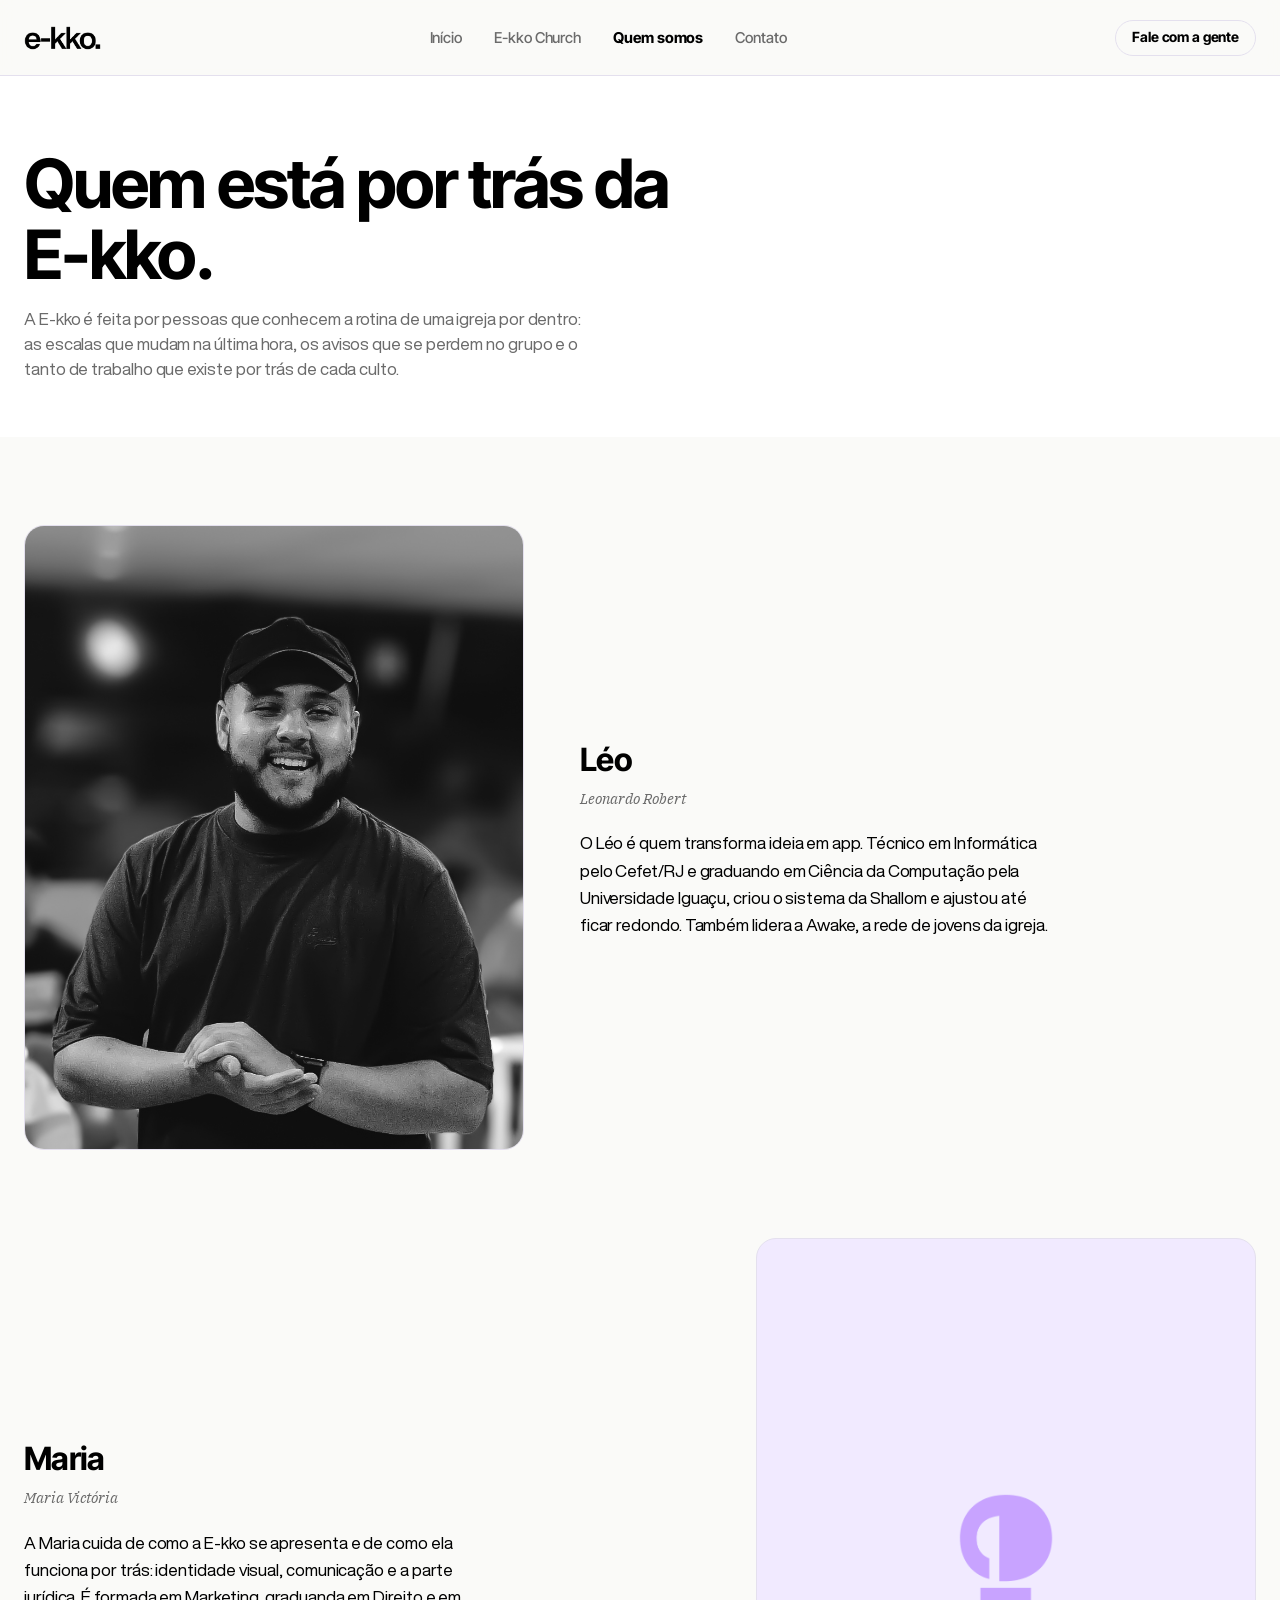
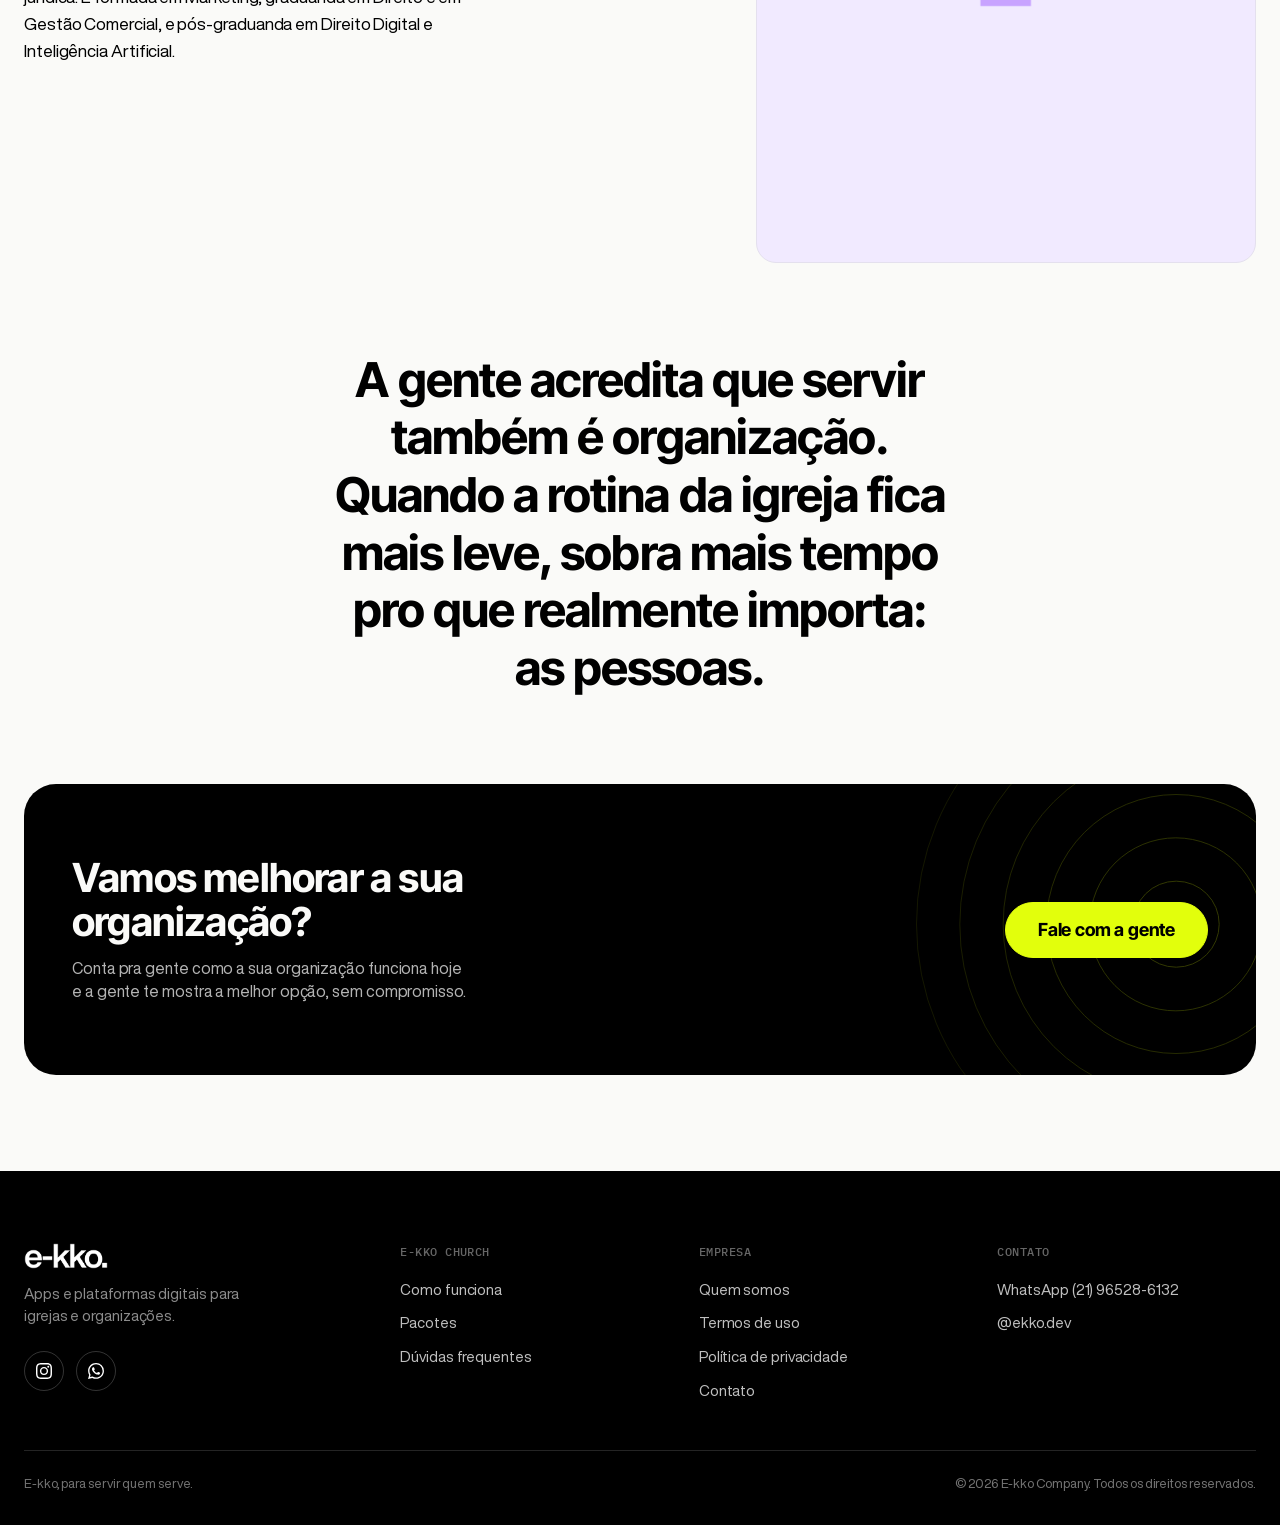
<file: sobre.html>
<!DOCTYPE html>
<html lang="pt-BR">
<head>
<meta charset="UTF-8">
<meta name="viewport" content="width=device-width, initial-scale=1.0">
<title>Quem somos — E-kko</title>
<meta name="description" content="Conheça quem está por trás da E-kko: Leonardo Robert e Maria Victória, e a história de como o app nasceu dentro de uma igreja.">
<link rel="stylesheet" href="styles.css">
</head>
<body>

<header class="site-header">
  <div class="wrap">
    <a href="index.html" aria-label="E-kko">
      <img class="logo-mark" src="assets/logo-wordmark-black.png" alt="E-kko">
    </a>
    <nav class="site-nav">
      <a href="index.html">Início</a>
      <a href="pacotes.html">E-kko Church</a>
      <a href="sobre.html" aria-current="page">Quem somos</a>
      <a href="contato.html">Contato</a>
    </nav>
    <div class="header-cta">
      <a class="btn btn-outline btn-sm" href="https://wa.me/5521965286132?text=Ol%C3%A1!%20Quero%20conhecer%20a%20E-kko." target="_blank" rel="noopener">Fale com a gente</a>
    </div>
    <button class="menu-toggle" aria-label="Abrir menu" aria-expanded="false" aria-controls="mobile-menu">
      <svg class="icon-menu" width="22" height="22" viewBox="0 0 24 24" fill="none" stroke="currentColor" stroke-width="2" stroke-linecap="round" stroke-linejoin="round" aria-hidden="true"><line x1="3" y1="6" x2="21" y2="6"/><line x1="3" y1="12" x2="21" y2="12"/><line x1="3" y1="18" x2="21" y2="18"/></svg>
      <svg class="icon-x" width="22" height="22" viewBox="0 0 24 24" fill="none" stroke="currentColor" stroke-width="2" stroke-linecap="round" stroke-linejoin="round" aria-hidden="true"><line x1="18" y1="6" x2="6" y2="18"/><line x1="6" y1="6" x2="18" y2="18"/></svg>
    </button>
  </div>
</header>

<nav class="mobile-menu" id="mobile-menu">
  <a href="index.html">Início</a>
  <a href="pacotes.html">E-kko Church</a>
  <a href="sobre.html">Quem somos</a>
  <a href="contato.html">Contato</a>
  <a class="btn btn-dark btn-md btn-full" href="https://wa.me/5521965286132?text=Ol%C3%A1!%20Quero%20conhecer%20a%20E-kko." target="_blank" rel="noopener">Fale com a gente</a>
</nav>

<!-- ============ TOPO ============ -->
<section class="page-hero">
  <div class="wrap">
    <h1>Quem está por trás da E-kko.</h1>
    <p>A E-kko é feita por pessoas que conhecem a rotina de uma igreja por dentro: as escalas que mudam na última hora, os avisos que se perdem no grupo e o tanto de trabalho que existe por trás de cada culto.</p>
  </div>
</section>

<!-- ============ LÉO ============ -->
<section class="section">
  <div class="wrap">
    <div class="bio-grid">
      <div class="bio-photo with-border">
        <img src="assets/team-leo.jpg" alt="Leonardo Robert, da E-kko">
      </div>
      <div>
        <p class="bio-name">Léo</p>
        <p class="bio-fullname">Leonardo Robert</p>
        <p class="bio-text">O Léo é quem transforma ideia em app. Técnico em Informática pelo Cefet/RJ e graduando em Ciência da Computação pela Universidade Iguaçu, criou o sistema da Shallom e ajustou até ficar redondo. Também lidera a Awake, a rede de jovens da igreja.</p>
      </div>
    </div>
  </div>
</section>

<!-- ============ MARIA ============ -->
<section class="section pt-0">
  <div class="wrap">
    <div class="bio-grid rev">
      <div class="bio-photo with-border is-placeholder">
        <img src="assets/symbol-purple.png" alt="">
      </div>
      <div>
        <p class="bio-name">Maria</p>
        <p class="bio-fullname">Maria Victória</p>
        <p class="bio-text">A Maria cuida de como a E-kko se apresenta e de como ela funciona por trás: identidade visual, comunicação e a parte jurídica. É formada em Marketing, graduanda em Direito e em Gestão Comercial, e pós-graduanda em Direito Digital e Inteligência Artificial.</p>
      </div>
    </div>
  </div>
</section>

<!-- ============ FRASE DE FECHAMENTO ============ -->
<section class="section pt-0">
  <div class="wrap">
    <p class="about-closing-quote">A gente acredita que servir também é organização. Quando a rotina da igreja fica mais leve, sobra mais tempo pro que realmente importa: as pessoas.</p>
  </div>
</section>

<!-- ============ CTA FINAL ============ -->
<div class="cta-final">
  <div class="echo-rings" style="width:520px;height:520px;right:-180px;top:-120px;opacity:.22" aria-hidden="true">
    <span class="ring" style="width:16.667%;height:16.667%;left:50%;top:50%;transform:translate(-50%,-50%);border:1.5px solid var(--ekko-lime);opacity:1"></span>
    <span class="ring" style="width:33.333%;height:33.333%;left:50%;top:50%;transform:translate(-50%,-50%);border:1.5px solid var(--ekko-lime);opacity:.8833"></span>
    <span class="ring" style="width:50%;height:50%;left:50%;top:50%;transform:translate(-50%,-50%);border:1.5px solid var(--ekko-lime);opacity:.7667"></span>
    <span class="ring" style="width:66.667%;height:66.667%;left:50%;top:50%;transform:translate(-50%,-50%);border:1.5px solid var(--ekko-lime);opacity:.65"></span>
    <span class="ring" style="width:83.333%;height:83.333%;left:50%;top:50%;transform:translate(-50%,-50%);border:1.5px solid var(--ekko-lime);opacity:.5333"></span>
    <span class="ring" style="width:100%;height:100%;left:50%;top:50%;transform:translate(-50%,-50%);border:1.5px solid var(--ekko-lime);opacity:.4167"></span>
  </div>
  <div class="wrap">
    <div>
      <h2>Vamos melhorar a sua organização?</h2>
      <p>Conta pra gente como a sua organização funciona hoje e a gente te mostra a melhor opção, sem compromisso.</p>
    </div>
    <a class="btn btn-primary btn-lg" href="https://wa.me/5521965286132?text=Ol%C3%A1!%20Quero%20conhecer%20a%20E-kko." target="_blank" rel="noopener">Fale com a gente</a>
  </div>
</div>

<footer class="site-footer">
  <div class="wrap">
    <div class="footer-top">
      <div>
        <img src="assets/logo-wordmark-white.png" alt="E-kko" style="height:26px;display:block">
        <p class="footer-tagline">Apps e plataformas digitais para igrejas e organizações.</p>
        <div class="footer-social">
          <a href="https://instagram.com/ekko.dev" target="_blank" rel="noopener" aria-label="Instagram da E-kko">
            <svg viewBox="0 0 24 24" aria-hidden="true"><path d="M7.0301.084c-1.2768.0602-2.1487.264-2.911.5634-.7888.3075-1.4575.72-2.1228 1.3877-.6652.6677-1.075 1.3368-1.3802 2.127-.2954.7638-.4956 1.6365-.552 2.914-.0564 1.2775-.0689 1.6882-.0626 4.947.0062 3.2586.0206 3.6671.0825 4.9473.061 1.2765.264 2.1482.5635 2.9107.308.7889.72 1.4573 1.388 2.1228.6679.6655 1.3365 1.0743 2.1285 1.38.7632.295 1.6361.4961 2.9134.552 1.2773.056 1.6884.069 4.9462.0627 3.2578-.0062 3.668-.0207 4.9478-.0814 1.28-.0607 2.147-.2652 2.9098-.5633.7889-.3086 1.4578-.72 2.1228-1.3881.665-.6682 1.0745-1.3378 1.3795-2.1284.2957-.7632.4966-1.636.552-2.9124.056-1.2809.0692-1.6898.063-4.948-.0063-3.2583-.021-3.6668-.0817-4.9465-.0607-1.2797-.264-2.1487-.5633-2.9117-.3084-.7889-.72-1.4568-1.3876-2.1228C21.2982 1.33 20.628.9208 19.8378.6165 19.074.321 18.2017.1197 16.9244.0645 15.6471.0093 15.236-.005 11.977.0014 8.718.0076 8.31.0215 7.0301.0839m.1402 21.6932c-1.17-.0509-1.8053-.2453-2.2287-.408-.5606-.216-.96-.4771-1.3819-.895-.422-.4178-.6811-.8186-.9-1.378-.1644-.4234-.3624-1.058-.4171-2.228-.0595-1.2645-.072-1.6442-.079-4.848-.007-3.2037.0053-3.583.0607-4.848.05-1.169.2456-1.805.408-2.2282.216-.5613.4762-.96.895-1.3816.4188-.4217.8184-.6814 1.3783-.9003.423-.1651 1.0575-.3614 2.227-.4171 1.2655-.06 1.6447-.072 4.848-.079 3.2033-.007 3.5835.005 4.8495.0608 1.169.0508 1.8053.2445 2.228.408.5608.216.96.4754 1.3816.895.4217.4194.6816.8176.9005 1.3787.1653.4217.3617 1.056.4169 2.2263.0602 1.2655.0739 1.645.0796 4.848.0058 3.203-.0055 3.5834-.061 4.848-.051 1.17-.245 1.8055-.408 2.2294-.216.5604-.4763.96-.8954 1.3814-.419.4215-.8181.6811-1.3783.9-.4224.1649-1.0577.3617-2.2262.4174-1.2656.0595-1.6448.072-4.8493.079-3.2045.007-3.5825-.006-4.848-.0608M16.953 5.5864A1.44 1.44 0 1 0 18.39 4.144a1.44 1.44 0 0 0-1.437 1.4424M5.8385 12.012c.0067 3.4032 2.7706 6.1557 6.173 6.1493 3.4026-.0065 6.157-2.7701 6.1506-6.1733-.0065-3.4032-2.771-6.1565-6.174-6.1498-3.403.0067-6.156 2.771-6.1496 6.1738M8 12.0077a4 4 0 1 1 4.008 3.9921A3.9996 3.9996 0 0 1 8 12.0077"/></svg>
          </a>
          <a href="https://wa.me/5521965286132?text=Ol%C3%A1!%20Quero%20conhecer%20a%20E-kko." target="_blank" rel="noopener" aria-label="WhatsApp da E-kko">
            <svg viewBox="0 0 24 24" aria-hidden="true"><path d="M17.472 14.382c-.297-.149-1.758-.867-2.03-.967-.273-.099-.471-.148-.67.15-.197.297-.767.966-.94 1.164-.173.199-.347.223-.644.075-.297-.15-1.255-.463-2.39-1.475-.883-.788-1.48-1.761-1.653-2.059-.173-.297-.018-.458.13-.606.134-.133.298-.347.446-.52.149-.174.198-.298.298-.497.099-.198.05-.371-.025-.52-.075-.149-.669-1.612-.916-2.207-.242-.579-.487-.5-.669-.51-.173-.008-.371-.01-.57-.01-.198 0-.52.074-.792.372-.272.297-1.04 1.016-1.04 2.479 0 1.462 1.065 2.875 1.213 3.074.149.198 2.096 3.2 5.077 4.487.709.306 1.262.489 1.694.625.712.227 1.36.195 1.871.118.571-.085 1.758-.719 2.006-1.413.248-.694.248-1.289.173-1.413-.074-.124-.272-.198-.57-.347m-5.421 7.403h-.004a9.87 9.87 0 01-5.031-1.378l-.361-.214-3.741.982.998-3.648-.235-.374a9.86 9.86 0 01-1.51-5.26c.001-5.45 4.436-9.884 9.888-9.884 2.64 0 5.122 1.03 6.988 2.898a9.825 9.825 0 012.893 6.994c-.003 5.45-4.437 9.884-9.885 9.884m8.413-18.297A11.815 11.815 0 0012.05 0C5.495 0 .16 5.335.157 11.892c0 2.096.547 4.142 1.588 5.945L.057 24l6.305-1.654a11.882 11.882 0 005.683 1.448h.005c6.554 0 11.89-5.335 11.893-11.893a11.821 11.821 0 00-3.48-8.413Z"/></svg>
          </a>
        </div>
      </div>
      <div>
        <div class="footer-col-title">E-kko Church</div>
        <ul class="footer-links">
          <li><a href="index.html#como-funciona">Como funciona</a></li>
          <li><a href="pacotes.html">Pacotes</a></li>
          <li><a href="pacotes.html#duvidas">Dúvidas frequentes</a></li>
        </ul>
      </div>
      <div>
        <div class="footer-col-title">Empresa</div>
        <ul class="footer-links">
          <li><a href="sobre.html">Quem somos</a></li>
          <li><a href="termos.html">Termos de uso</a></li>
          <li><a href="privacidade.html">Política de privacidade</a></li>
          <li><a href="contato.html">Contato</a></li>
        </ul>
      </div>
      <div>
        <div class="footer-col-title">Contato</div>
        <ul class="footer-links">
          <li><a href="https://wa.me/5521965286132?text=Ol%C3%A1!%20Quero%20conhecer%20a%20E-kko." target="_blank" rel="noopener">WhatsApp (21) 96528-6132</a></li>
          <li><a href="https://instagram.com/ekko.dev" target="_blank" rel="noopener">@ekko.dev</a></li>
        </ul>
      </div>
    </div>
    <div class="footer-bottom">
      <span>E-kko, para servir quem serve.</span>
      <span>© 2026 E-kko Company. Todos os direitos reservados.</span>
    </div>
  </div>
</footer>

<script src="main.js" defer></script>
</body>
</html>
</file>
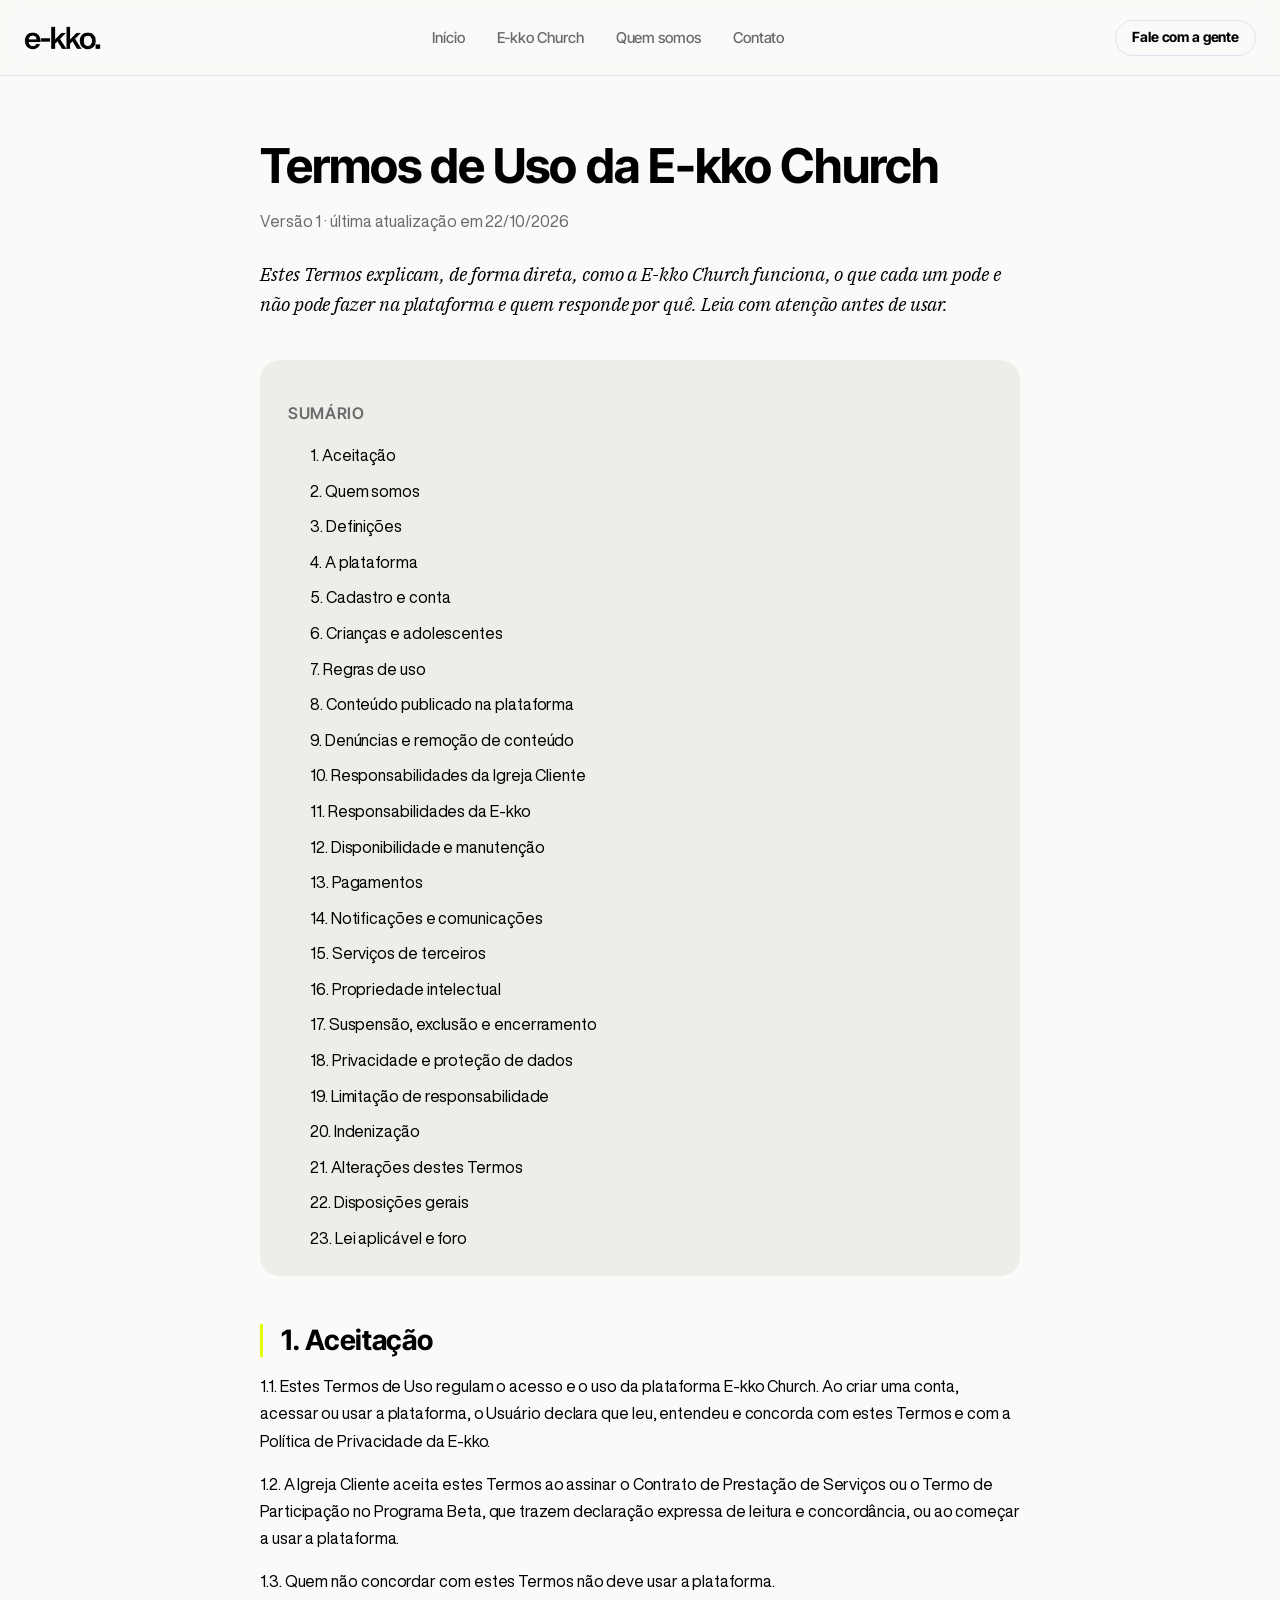
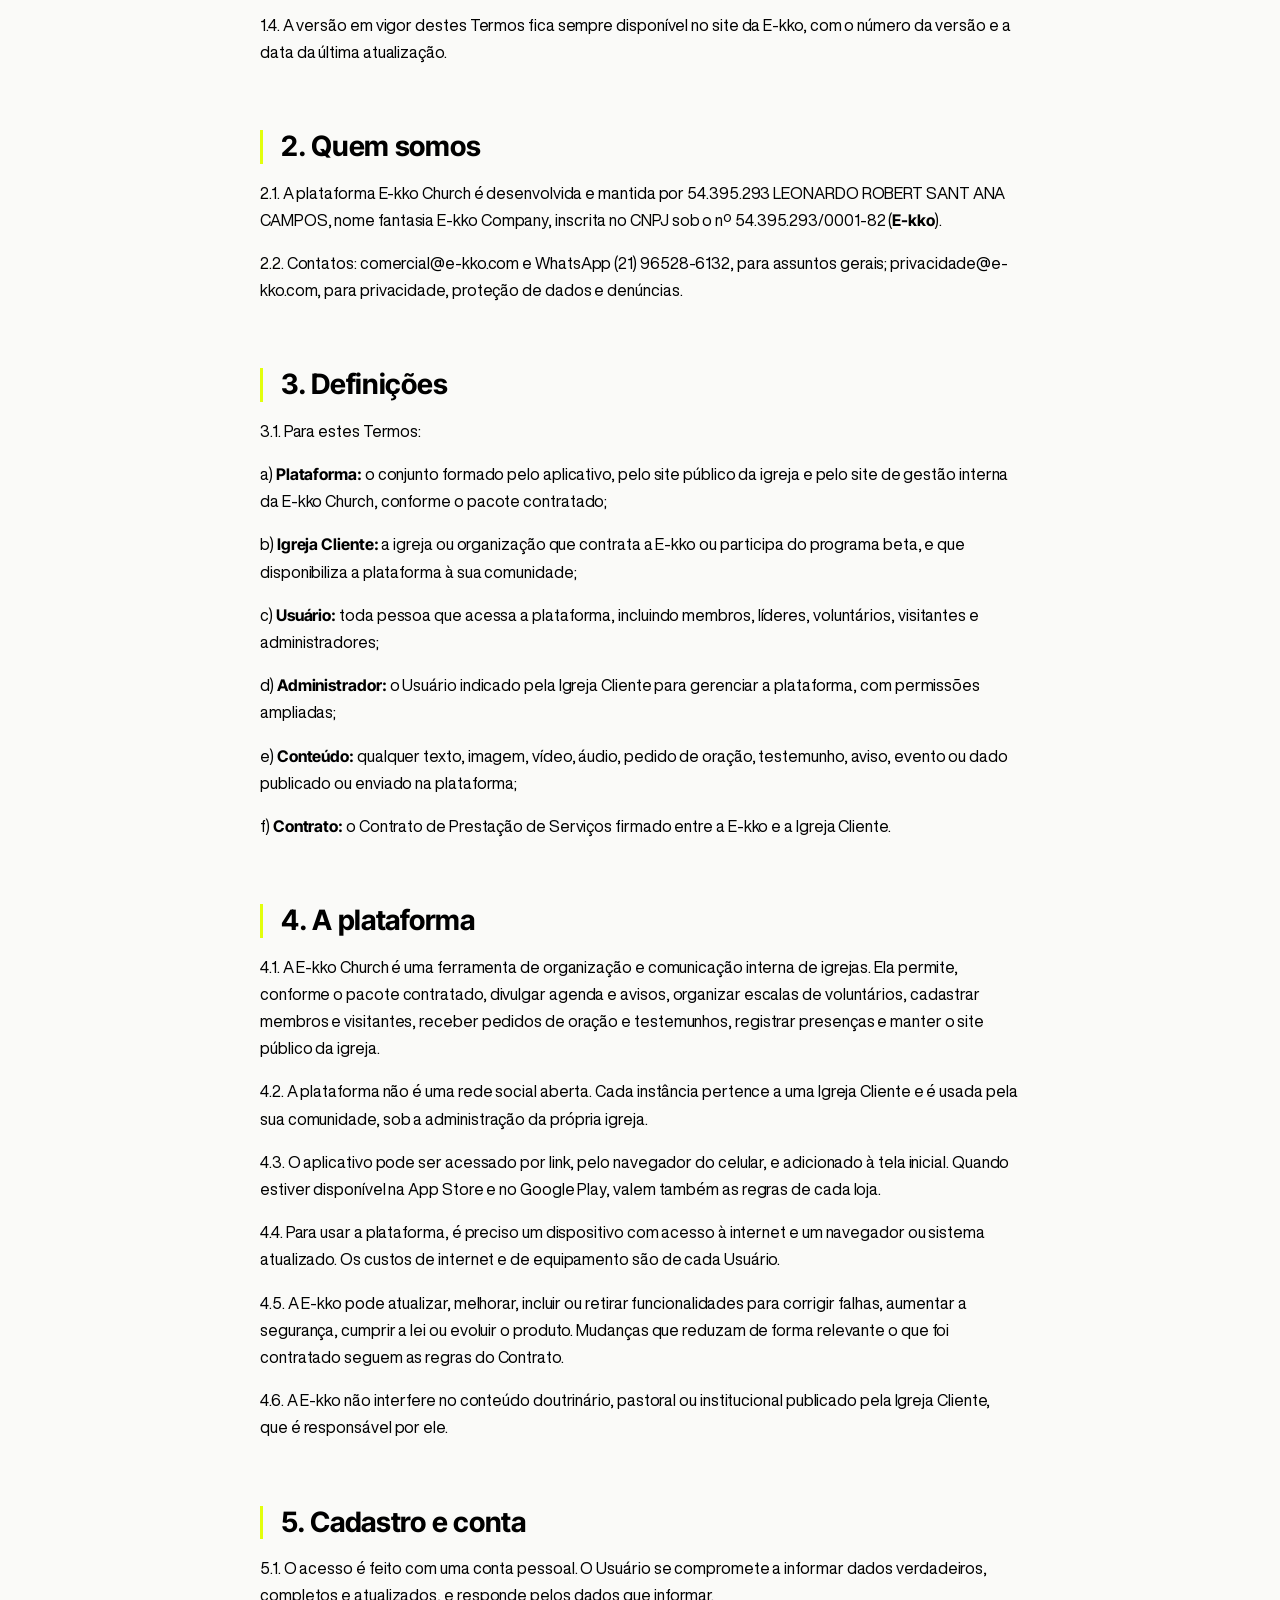
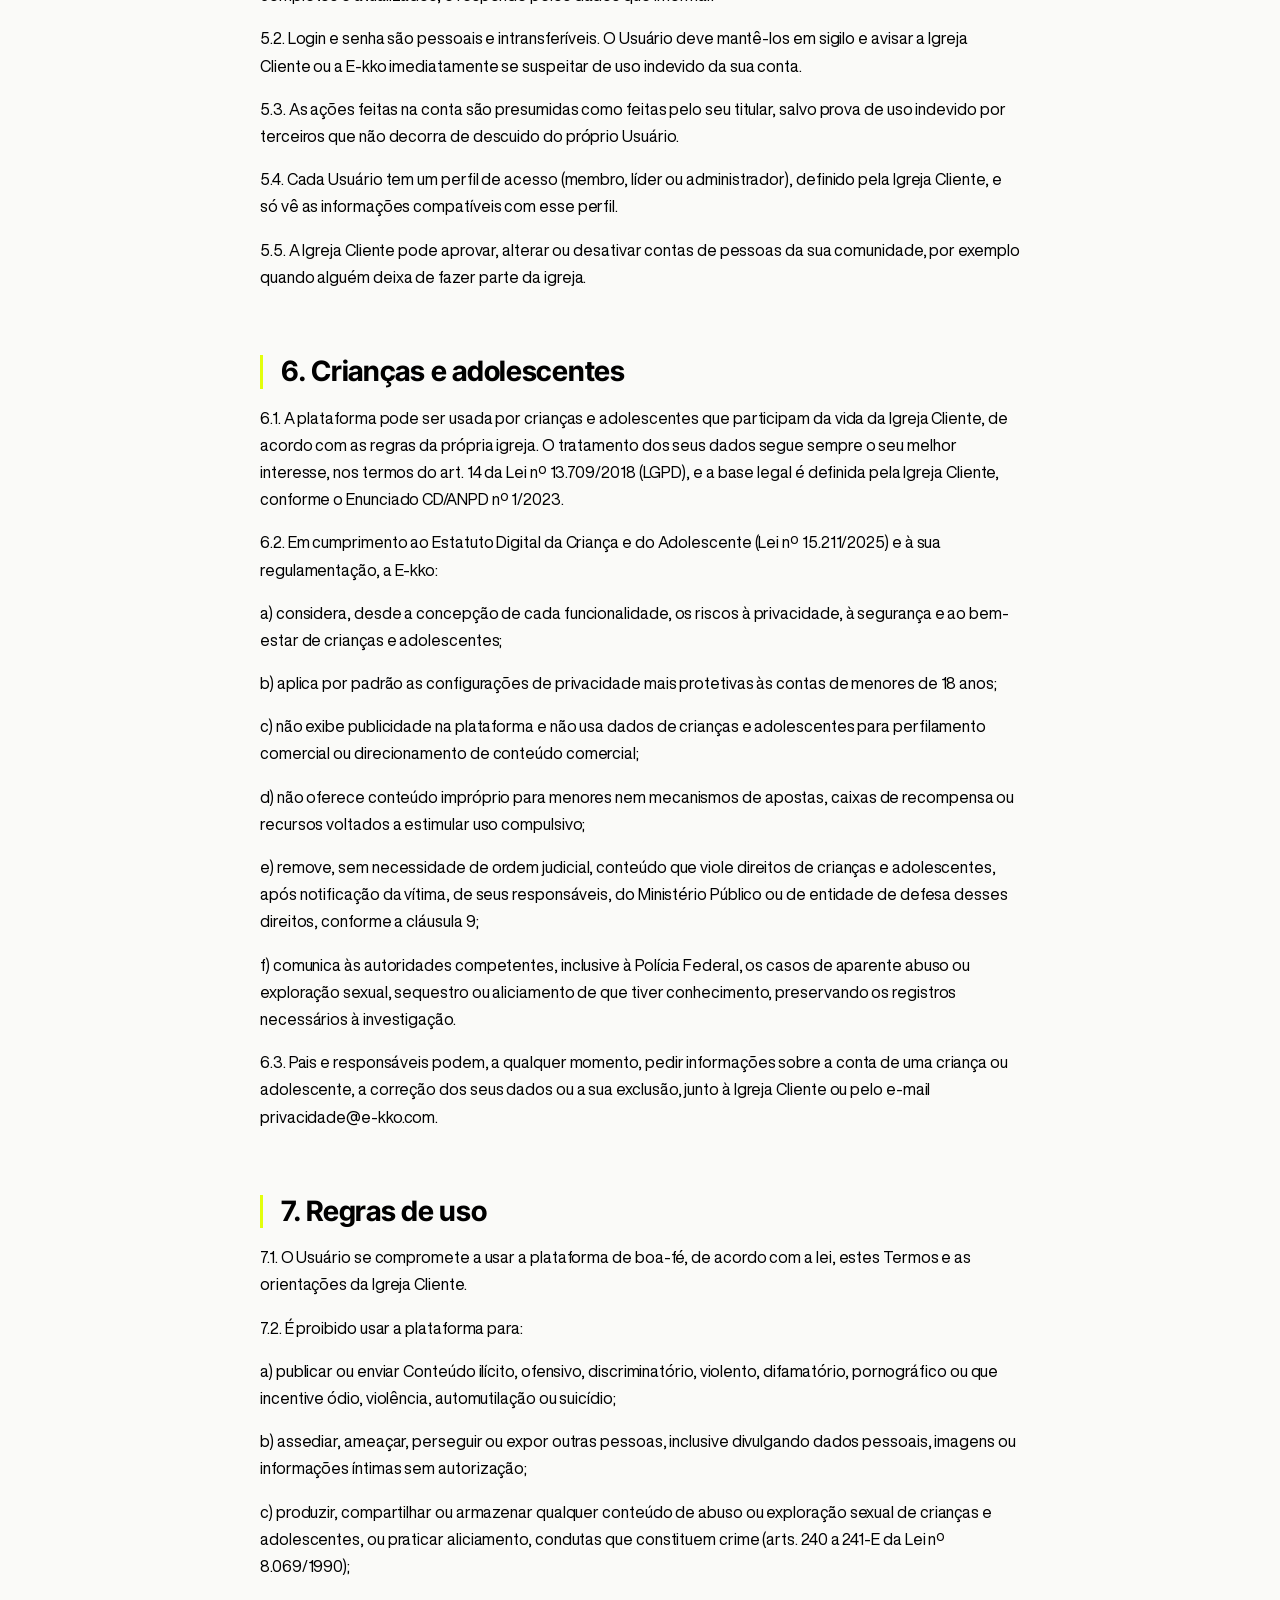
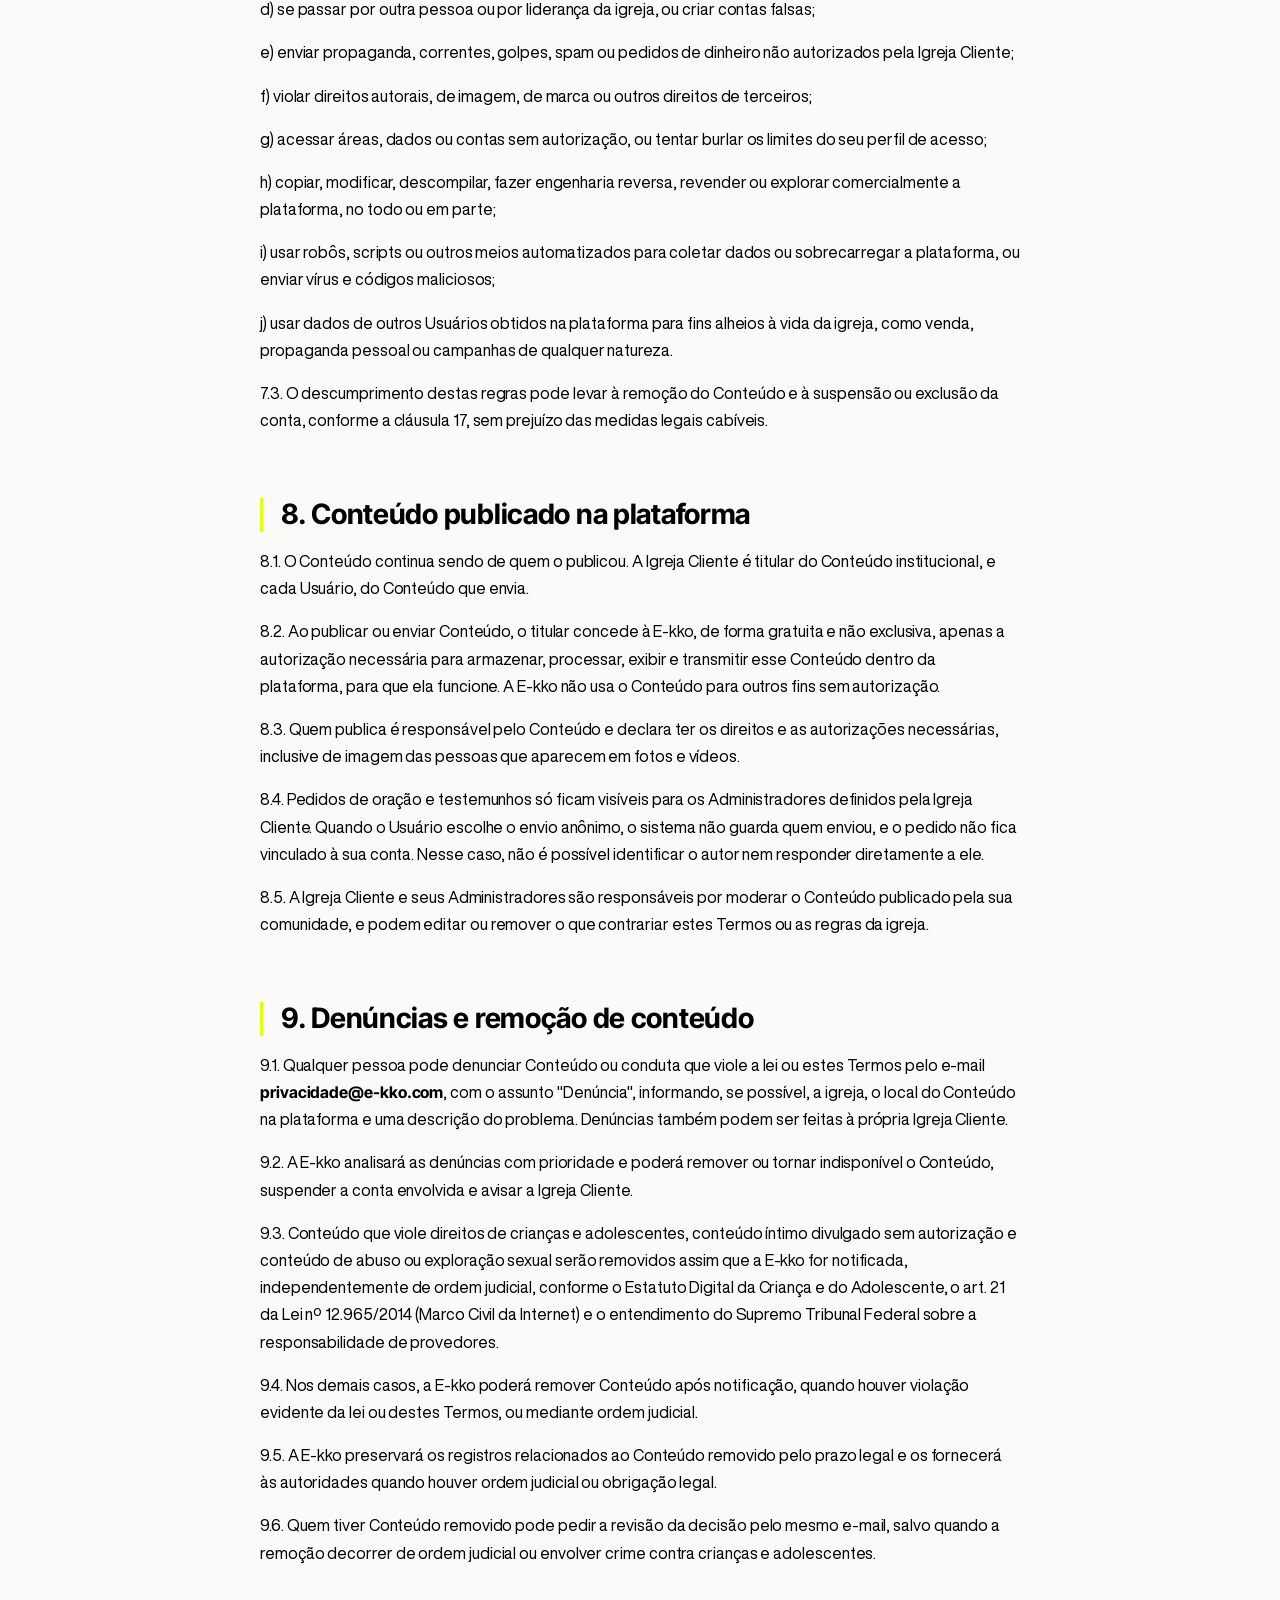
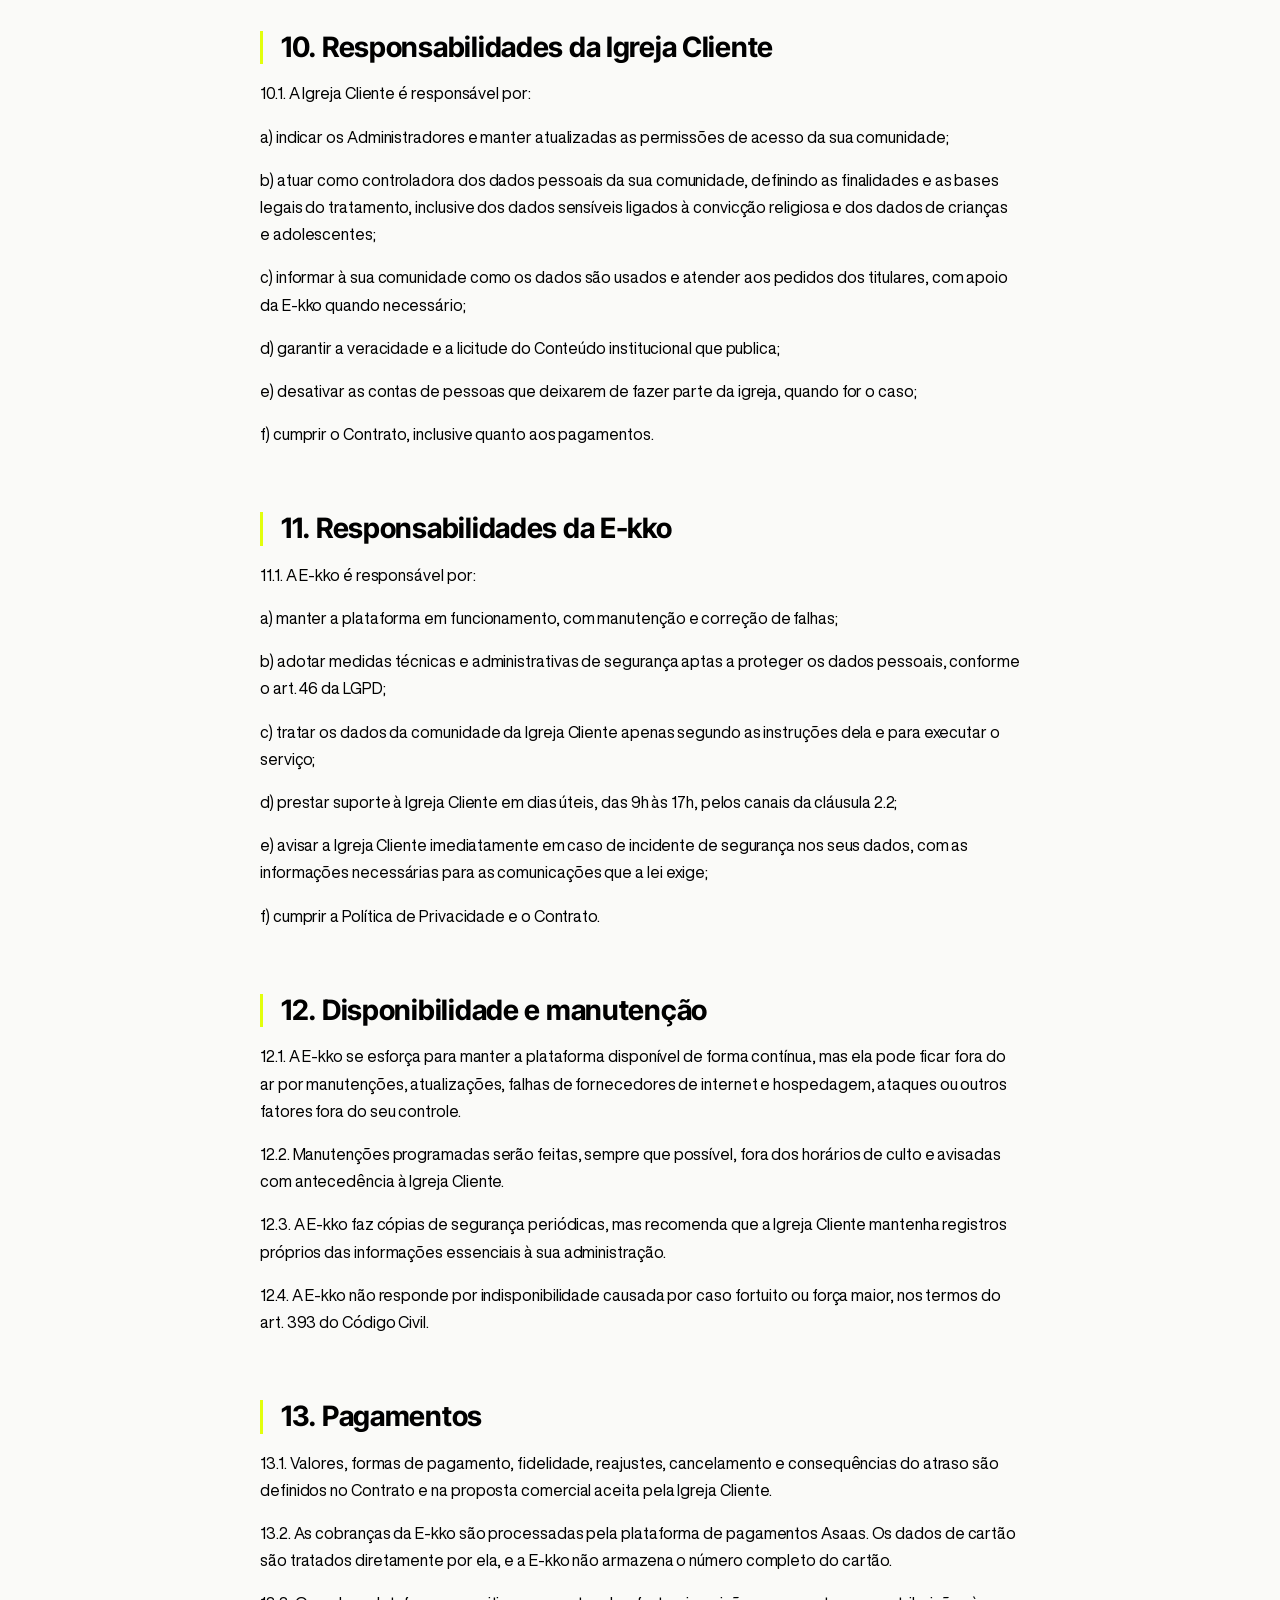
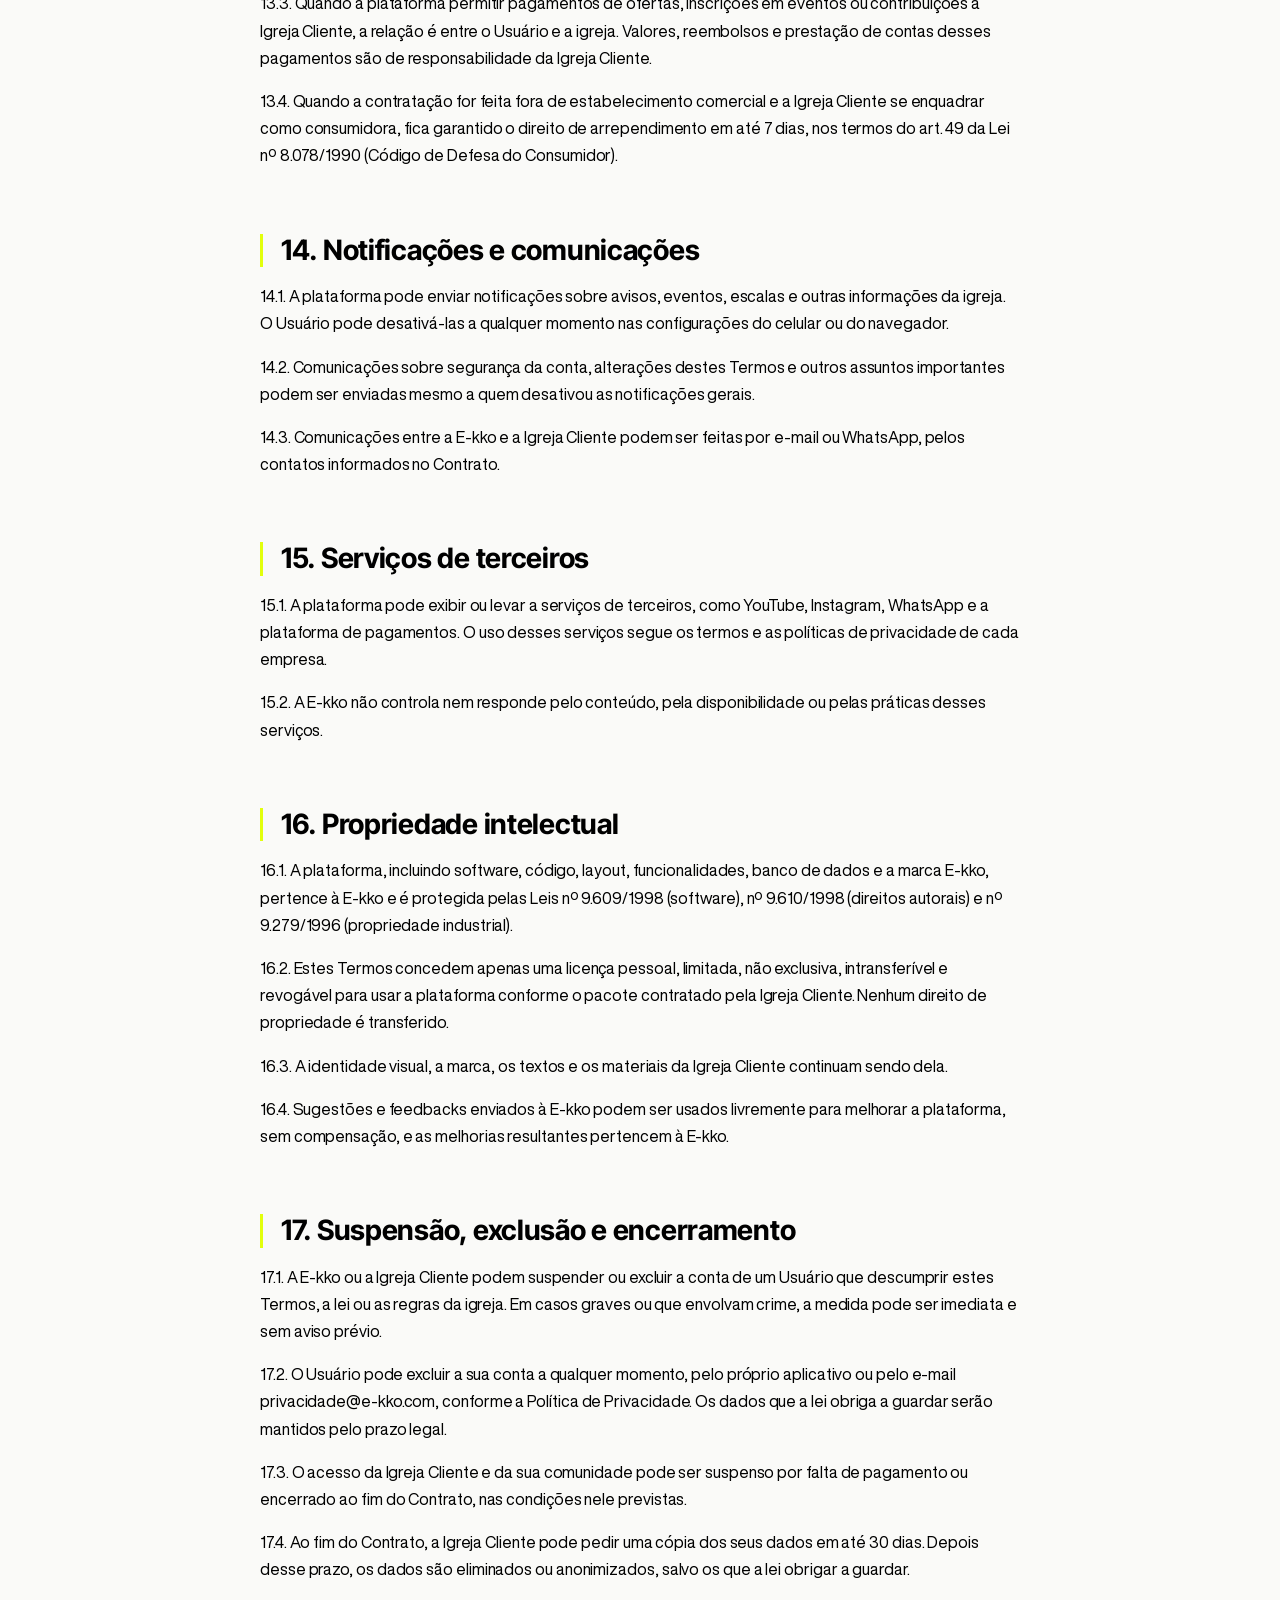
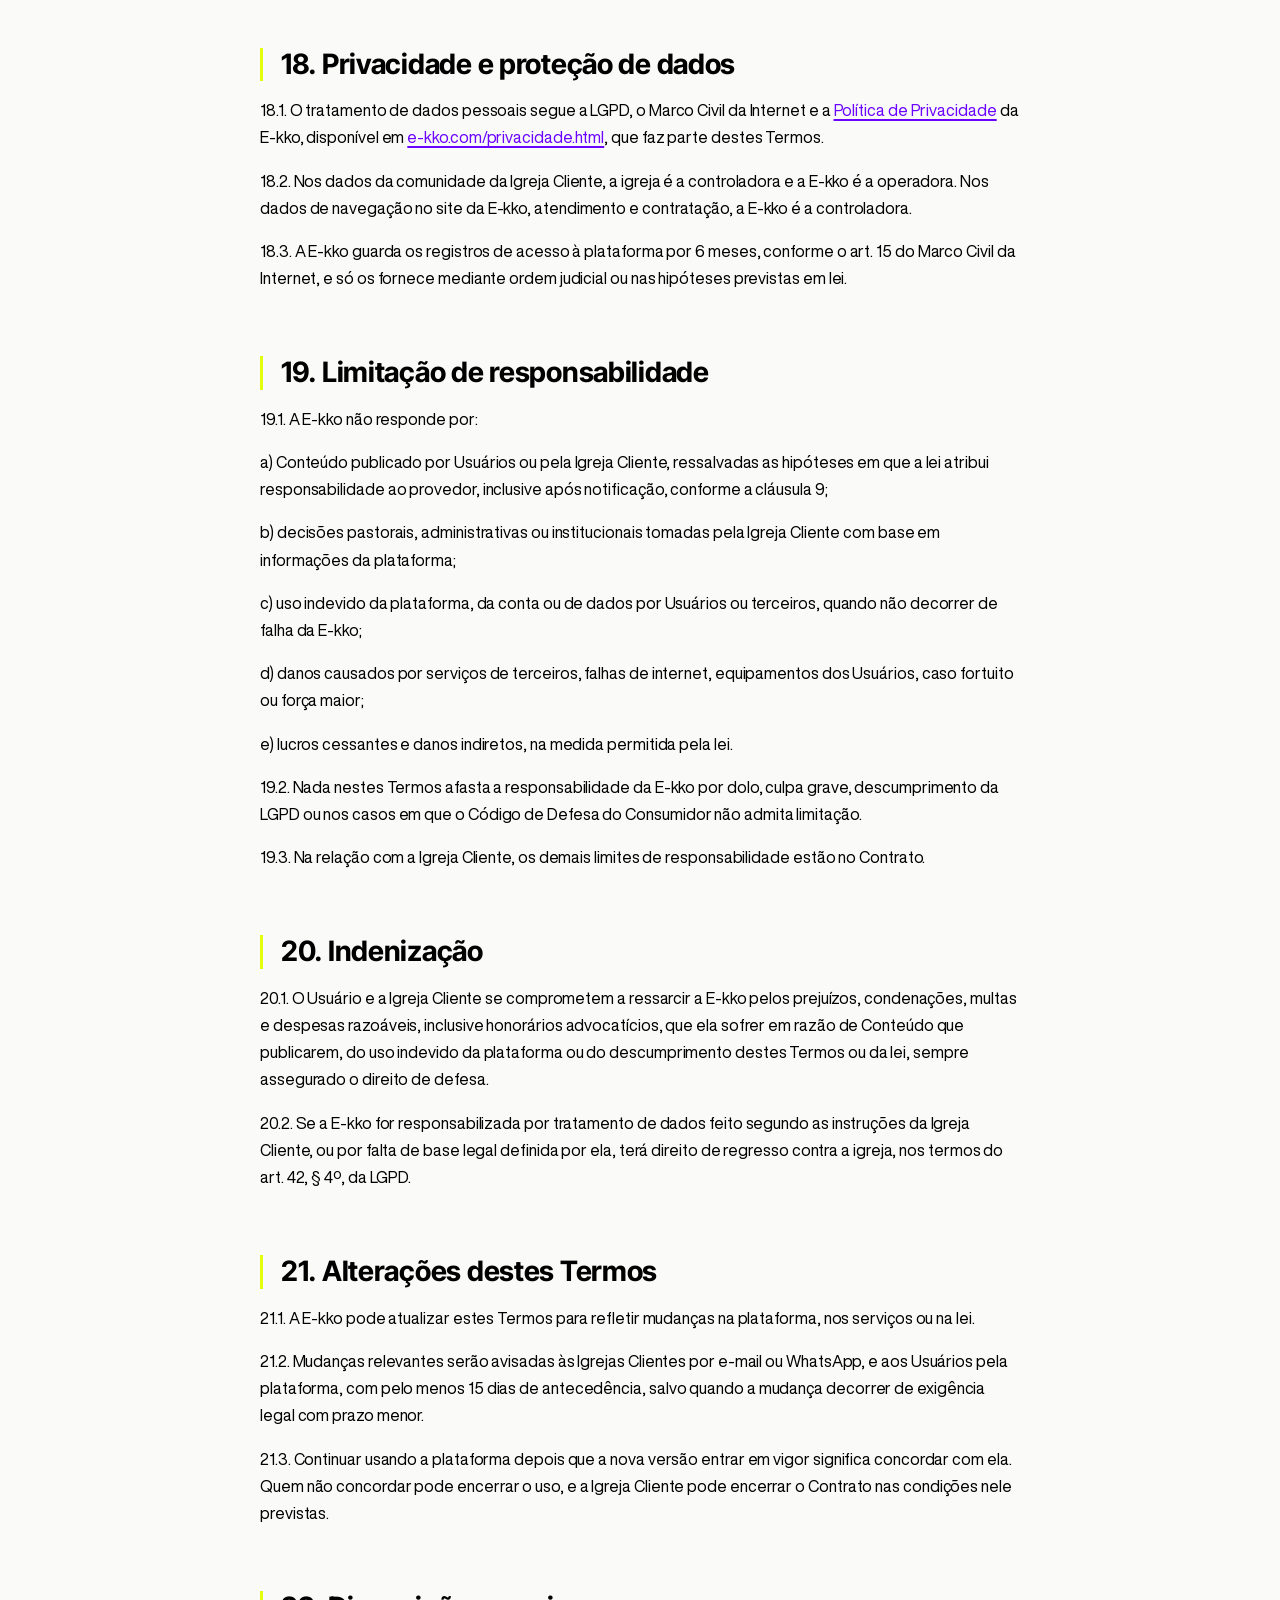
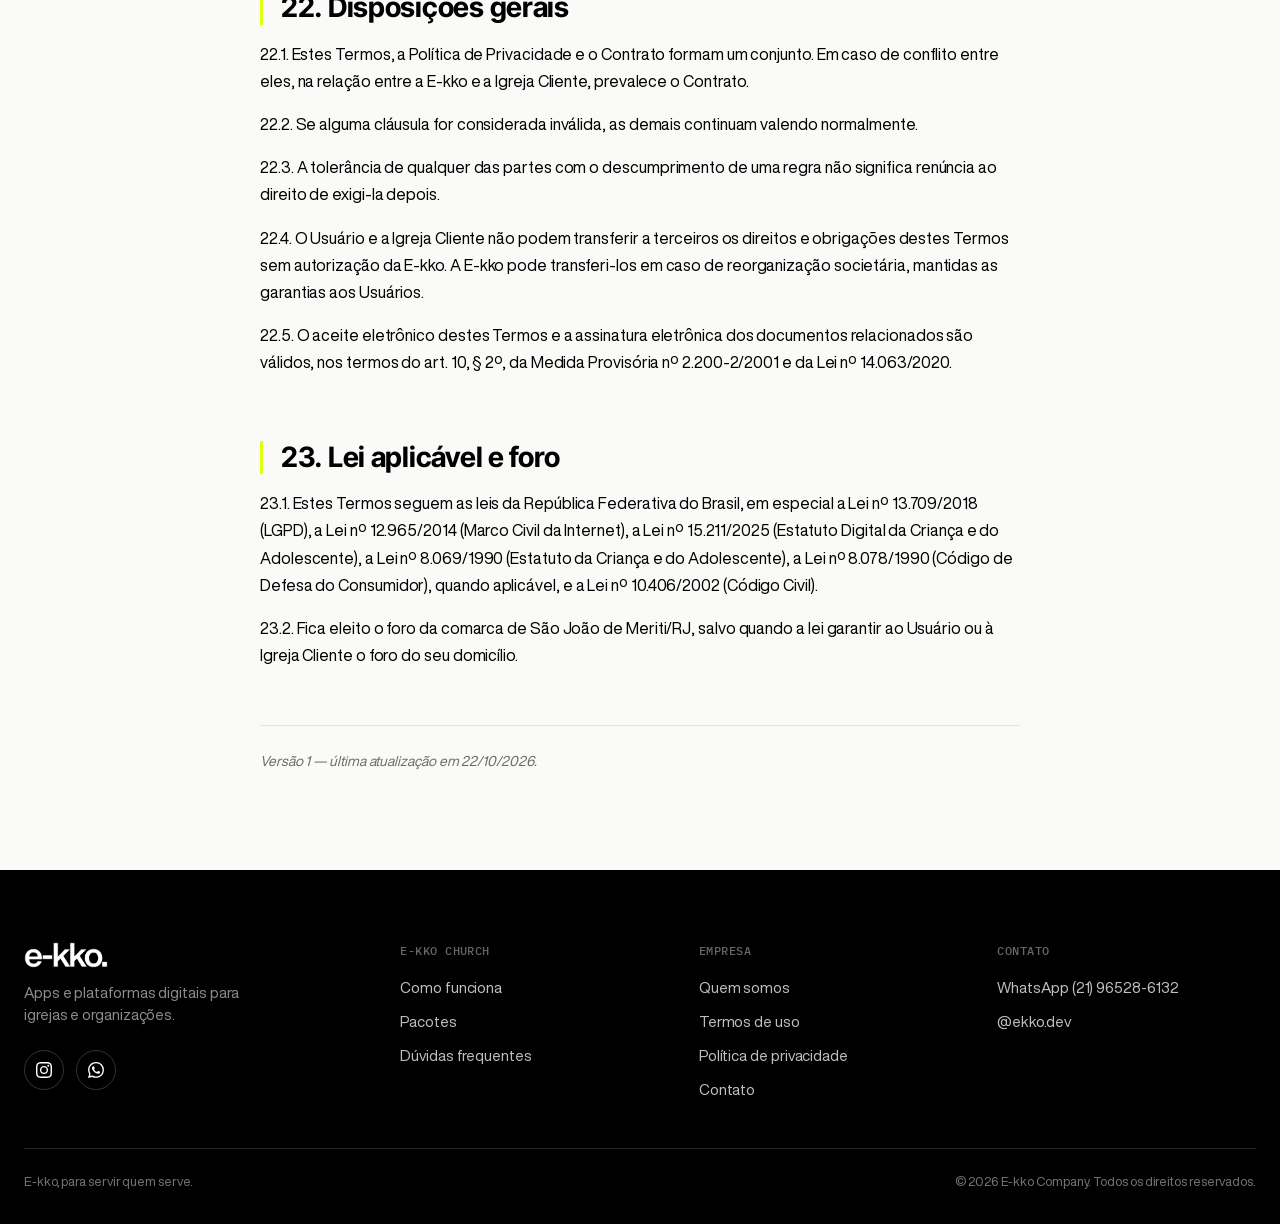
<file: termos.html>
<!DOCTYPE html>
<html lang="pt-BR">
<head>
<meta charset="UTF-8">
<meta name="viewport" content="width=device-width, initial-scale=1.0">
<title>Termos de Uso — E-kko</title>
<meta name="description" content="Regras de uso do aplicativo, do site público e do site de gestão interna da E-kko Church.">
<link rel="stylesheet" href="styles.css">
</head>
<body>

<header class="site-header">
  <div class="wrap">
    <a href="index.html" aria-label="E-kko">
      <img class="logo-mark" src="assets/logo-wordmark-black.png" alt="E-kko">
    </a>
    <nav class="site-nav">
      <a href="index.html">Início</a>
      <a href="pacotes.html">E-kko Church</a>
      <a href="sobre.html">Quem somos</a>
      <a href="contato.html">Contato</a>
    </nav>
    <div class="header-cta">
      <a class="btn btn-outline btn-sm" href="https://wa.me/5521965286132?text=Ol%C3%A1!%20Quero%20conhecer%20a%20E-kko." target="_blank" rel="noopener">Fale com a gente</a>
    </div>
    <button class="menu-toggle" aria-label="Abrir menu" aria-expanded="false" aria-controls="mobile-menu">
      <svg class="icon-menu" width="22" height="22" viewBox="0 0 24 24" fill="none" stroke="currentColor" stroke-width="2" stroke-linecap="round" stroke-linejoin="round" aria-hidden="true"><line x1="3" y1="6" x2="21" y2="6"/><line x1="3" y1="12" x2="21" y2="12"/><line x1="3" y1="18" x2="21" y2="18"/></svg>
      <svg class="icon-x" width="22" height="22" viewBox="0 0 24 24" fill="none" stroke="currentColor" stroke-width="2" stroke-linecap="round" stroke-linejoin="round" aria-hidden="true"><line x1="18" y1="6" x2="6" y2="18"/><line x1="6" y1="6" x2="18" y2="18"/></svg>
    </button>
  </div>
</header>

<nav class="mobile-menu" id="mobile-menu">
  <a href="index.html">Início</a>
  <a href="pacotes.html">E-kko Church</a>
  <a href="sobre.html">Quem somos</a>
  <a href="contato.html">Contato</a>
  <a class="btn btn-dark btn-md btn-full" href="https://wa.me/5521965286132?text=Ol%C3%A1!%20Quero%20conhecer%20a%20E-kko." target="_blank" rel="noopener">Fale com a gente</a>
</nav>

<main class="policy-page">
  <div class="wrap">
    <div class="policy-content">

<h1>Termos de Uso da E-kko Church</h1>
<p class="policy-meta">Versão 1 · última atualização em 22/10/2026</p>
<p class="policy-intro">Estes Termos explicam, de forma direta, como a E-kko Church funciona, o que cada um pode e não pode fazer na plataforma e quem responde por quê. Leia com atenção antes de usar.</p>

<nav class="policy-toc" aria-label="Sumário">
  <p class="policy-toc-title">Sumário</p>
  <ul>
    <li><a href="#aceitacao">1. Aceitação</a></li>
    <li><a href="#quem-somos">2. Quem somos</a></li>
    <li><a href="#definicoes">3. Definições</a></li>
    <li><a href="#a-plataforma">4. A plataforma</a></li>
    <li><a href="#cadastro-e-conta">5. Cadastro e conta</a></li>
    <li><a href="#criancas-e-adolescentes">6. Crianças e adolescentes</a></li>
    <li><a href="#regras-de-uso">7. Regras de uso</a></li>
    <li><a href="#conteudo-publicado-na-plataforma">8. Conteúdo publicado na plataforma</a></li>
    <li><a href="#denuncias-e-remocao-de-conteudo">9. Denúncias e remoção de conteúdo</a></li>
    <li><a href="#responsabilidades-da-igreja-cliente">10. Responsabilidades da Igreja Cliente</a></li>
    <li><a href="#responsabilidades-da-e-kko">11. Responsabilidades da E-kko</a></li>
    <li><a href="#disponibilidade-e-manutencao">12. Disponibilidade e manutenção</a></li>
    <li><a href="#pagamentos">13. Pagamentos</a></li>
    <li><a href="#notificacoes-e-comunicacoes">14. Notificações e comunicações</a></li>
    <li><a href="#servicos-de-terceiros">15. Serviços de terceiros</a></li>
    <li><a href="#propriedade-intelectual">16. Propriedade intelectual</a></li>
    <li><a href="#suspensao-exclusao-e-encerramento">17. Suspensão, exclusão e encerramento</a></li>
    <li><a href="#privacidade-e-protecao-de-dados">18. Privacidade e proteção de dados</a></li>
    <li><a href="#limitacao-de-responsabilidade">19. Limitação de responsabilidade</a></li>
    <li><a href="#indenizacao">20. Indenização</a></li>
    <li><a href="#alteracoes-destes-termos">21. Alterações destes Termos</a></li>
    <li><a href="#disposicoes-gerais">22. Disposições gerais</a></li>
    <li><a href="#lei-aplicavel-e-foro">23. Lei aplicável e foro</a></li>
  </ul>
</nav>

<h2 id="aceitacao">1. Aceitação</h2>
<p>1.1. Estes Termos de Uso regulam o acesso e o uso da plataforma E-kko Church. Ao criar uma conta, acessar ou usar a plataforma, o Usuário declara que leu, entendeu e concorda com estes Termos e com a Política de Privacidade da E-kko.</p>
<p>1.2. A Igreja Cliente aceita estes Termos ao assinar o Contrato de Prestação de Serviços ou o Termo de Participação no Programa Beta, que trazem declaração expressa de leitura e concordância, ou ao começar a usar a plataforma.</p>
<p>1.3. Quem não concordar com estes Termos não deve usar a plataforma.</p>
<p>1.4. A versão em vigor destes Termos fica sempre disponível no site da E-kko, com o número da versão e a data da última atualização.</p>

<h2 id="quem-somos">2. Quem somos</h2>
<p>2.1. A plataforma E-kko Church é desenvolvida e mantida por 54.395.293 LEONARDO ROBERT SANT ANA CAMPOS, nome fantasia E-kko Company, inscrita no CNPJ sob o nº 54.395.293/0001-82 (<b>E-kko</b>).</p>
<p>2.2. Contatos: comercial@e-kko.com e WhatsApp (21) 96528-6132, para assuntos gerais; privacidade@e-kko.com, para privacidade, proteção de dados e denúncias.</p>

<h2 id="definicoes">3. Definições</h2>
<p>3.1. Para estes Termos:</p>
<p>a) <b>Plataforma:</b> o conjunto formado pelo aplicativo, pelo site público da igreja e pelo site de gestão interna da E-kko Church, conforme o pacote contratado;</p>
<p>b) <b>Igreja Cliente:</b> a igreja ou organização que contrata a E-kko ou participa do programa beta, e que disponibiliza a plataforma à sua comunidade;</p>
<p>c) <b>Usuário:</b> toda pessoa que acessa a plataforma, incluindo membros, líderes, voluntários, visitantes e administradores;</p>
<p>d) <b>Administrador:</b> o Usuário indicado pela Igreja Cliente para gerenciar a plataforma, com permissões ampliadas;</p>
<p>e) <b>Conteúdo:</b> qualquer texto, imagem, vídeo, áudio, pedido de oração, testemunho, aviso, evento ou dado publicado ou enviado na plataforma;</p>
<p>f) <b>Contrato:</b> o Contrato de Prestação de Serviços firmado entre a E-kko e a Igreja Cliente.</p>

<h2 id="a-plataforma">4. A plataforma</h2>
<p>4.1. A E-kko Church é uma ferramenta de organização e comunicação interna de igrejas. Ela permite, conforme o pacote contratado, divulgar agenda e avisos, organizar escalas de voluntários, cadastrar membros e visitantes, receber pedidos de oração e testemunhos, registrar presenças e manter o site público da igreja.</p>
<p>4.2. A plataforma não é uma rede social aberta. Cada instância pertence a uma Igreja Cliente e é usada pela sua comunidade, sob a administração da própria igreja.</p>
<p>4.3. O aplicativo pode ser acessado por link, pelo navegador do celular, e adicionado à tela inicial. Quando estiver disponível na App Store e no Google Play, valem também as regras de cada loja.</p>
<p>4.4. Para usar a plataforma, é preciso um dispositivo com acesso à internet e um navegador ou sistema atualizado. Os custos de internet e de equipamento são de cada Usuário.</p>
<p>4.5. A E-kko pode atualizar, melhorar, incluir ou retirar funcionalidades para corrigir falhas, aumentar a segurança, cumprir a lei ou evoluir o produto. Mudanças que reduzam de forma relevante o que foi contratado seguem as regras do Contrato.</p>
<p>4.6. A E-kko não interfere no conteúdo doutrinário, pastoral ou institucional publicado pela Igreja Cliente, que é responsável por ele.</p>

<h2 id="cadastro-e-conta">5. Cadastro e conta</h2>
<p>5.1. O acesso é feito com uma conta pessoal. O Usuário se compromete a informar dados verdadeiros, completos e atualizados, e responde pelos dados que informar.</p>
<p>5.2. Login e senha são pessoais e intransferíveis. O Usuário deve mantê-los em sigilo e avisar a Igreja Cliente ou a E-kko imediatamente se suspeitar de uso indevido da sua conta.</p>
<p>5.3. As ações feitas na conta são presumidas como feitas pelo seu titular, salvo prova de uso indevido por terceiros que não decorra de descuido do próprio Usuário.</p>
<p>5.4. Cada Usuário tem um perfil de acesso (membro, líder ou administrador), definido pela Igreja Cliente, e só vê as informações compatíveis com esse perfil.</p>
<p>5.5. A Igreja Cliente pode aprovar, alterar ou desativar contas de pessoas da sua comunidade, por exemplo quando alguém deixa de fazer parte da igreja.</p>

<h2 id="criancas-e-adolescentes">6. Crianças e adolescentes</h2>
<p>6.1. A plataforma pode ser usada por crianças e adolescentes que participam da vida da Igreja Cliente, de acordo com as regras da própria igreja. O tratamento dos seus dados segue sempre o seu melhor interesse, nos termos do art. 14 da Lei nº 13.709/2018 (LGPD), e a base legal é definida pela Igreja Cliente, conforme o Enunciado CD/ANPD nº 1/2023.</p>
<p>6.2. Em cumprimento ao Estatuto Digital da Criança e do Adolescente (Lei nº 15.211/2025) e à sua regulamentação, a E-kko:</p>
<p>a) considera, desde a concepção de cada funcionalidade, os riscos à privacidade, à segurança e ao bem-estar de crianças e adolescentes;</p>
<p>b) aplica por padrão as configurações de privacidade mais protetivas às contas de menores de 18 anos;</p>
<p>c) não exibe publicidade na plataforma e não usa dados de crianças e adolescentes para perfilamento comercial ou direcionamento de conteúdo comercial;</p>
<p>d) não oferece conteúdo impróprio para menores nem mecanismos de apostas, caixas de recompensa ou recursos voltados a estimular uso compulsivo;</p>
<p>e) remove, sem necessidade de ordem judicial, conteúdo que viole direitos de crianças e adolescentes, após notificação da vítima, de seus responsáveis, do Ministério Público ou de entidade de defesa desses direitos, conforme a cláusula 9;</p>
<p>f) comunica às autoridades competentes, inclusive à Polícia Federal, os casos de aparente abuso ou exploração sexual, sequestro ou aliciamento de que tiver conhecimento, preservando os registros necessários à investigação.</p>
<p>6.3. Pais e responsáveis podem, a qualquer momento, pedir informações sobre a conta de uma criança ou adolescente, a correção dos seus dados ou a sua exclusão, junto à Igreja Cliente ou pelo e-mail privacidade@e-kko.com.</p>

<h2 id="regras-de-uso">7. Regras de uso</h2>
<p>7.1. O Usuário se compromete a usar a plataforma de boa-fé, de acordo com a lei, estes Termos e as orientações da Igreja Cliente.</p>
<p>7.2. É proibido usar a plataforma para:</p>
<p>a) publicar ou enviar Conteúdo ilícito, ofensivo, discriminatório, violento, difamatório, pornográfico ou que incentive ódio, violência, automutilação ou suicídio;</p>
<p>b) assediar, ameaçar, perseguir ou expor outras pessoas, inclusive divulgando dados pessoais, imagens ou informações íntimas sem autorização;</p>
<p>c) produzir, compartilhar ou armazenar qualquer conteúdo de abuso ou exploração sexual de crianças e adolescentes, ou praticar aliciamento, condutas que constituem crime (arts. 240 a 241-E da Lei nº 8.069/1990);</p>
<p>d) se passar por outra pessoa ou por liderança da igreja, ou criar contas falsas;</p>
<p>e) enviar propaganda, correntes, golpes, spam ou pedidos de dinheiro não autorizados pela Igreja Cliente;</p>
<p>f) violar direitos autorais, de imagem, de marca ou outros direitos de terceiros;</p>
<p>g) acessar áreas, dados ou contas sem autorização, ou tentar burlar os limites do seu perfil de acesso;</p>
<p>h) copiar, modificar, descompilar, fazer engenharia reversa, revender ou explorar comercialmente a plataforma, no todo ou em parte;</p>
<p>i) usar robôs, scripts ou outros meios automatizados para coletar dados ou sobrecarregar a plataforma, ou enviar vírus e códigos maliciosos;</p>
<p>j) usar dados de outros Usuários obtidos na plataforma para fins alheios à vida da igreja, como venda, propaganda pessoal ou campanhas de qualquer natureza.</p>
<p>7.3. O descumprimento destas regras pode levar à remoção do Conteúdo e à suspensão ou exclusão da conta, conforme a cláusula 17, sem prejuízo das medidas legais cabíveis.</p>

<h2 id="conteudo-publicado-na-plataforma">8. Conteúdo publicado na plataforma</h2>
<p>8.1. O Conteúdo continua sendo de quem o publicou. A Igreja Cliente é titular do Conteúdo institucional, e cada Usuário, do Conteúdo que envia.</p>
<p>8.2. Ao publicar ou enviar Conteúdo, o titular concede à E-kko, de forma gratuita e não exclusiva, apenas a autorização necessária para armazenar, processar, exibir e transmitir esse Conteúdo dentro da plataforma, para que ela funcione. A E-kko não usa o Conteúdo para outros fins sem autorização.</p>
<p>8.3. Quem publica é responsável pelo Conteúdo e declara ter os direitos e as autorizações necessárias, inclusive de imagem das pessoas que aparecem em fotos e vídeos.</p>
<p>8.4. Pedidos de oração e testemunhos só ficam visíveis para os Administradores definidos pela Igreja Cliente. Quando o Usuário escolhe o envio anônimo, o sistema não guarda quem enviou, e o pedido não fica vinculado à sua conta. Nesse caso, não é possível identificar o autor nem responder diretamente a ele.</p>
<p>8.5. A Igreja Cliente e seus Administradores são responsáveis por moderar o Conteúdo publicado pela sua comunidade, e podem editar ou remover o que contrariar estes Termos ou as regras da igreja.</p>

<h2 id="denuncias-e-remocao-de-conteudo">9. Denúncias e remoção de conteúdo</h2>
<p>9.1. Qualquer pessoa pode denunciar Conteúdo ou conduta que viole a lei ou estes Termos pelo e-mail <b>privacidade@e-kko.com</b>, com o assunto "Denúncia", informando, se possível, a igreja, o local do Conteúdo na plataforma e uma descrição do problema. Denúncias também podem ser feitas à própria Igreja Cliente.</p>
<p>9.2. A E-kko analisará as denúncias com prioridade e poderá remover ou tornar indisponível o Conteúdo, suspender a conta envolvida e avisar a Igreja Cliente.</p>
<p>9.3. Conteúdo que viole direitos de crianças e adolescentes, conteúdo íntimo divulgado sem autorização e conteúdo de abuso ou exploração sexual serão removidos assim que a E-kko for notificada, independentemente de ordem judicial, conforme o Estatuto Digital da Criança e do Adolescente, o art. 21 da Lei nº 12.965/2014 (Marco Civil da Internet) e o entendimento do Supremo Tribunal Federal sobre a responsabilidade de provedores.</p>
<p>9.4. Nos demais casos, a E-kko poderá remover Conteúdo após notificação, quando houver violação evidente da lei ou destes Termos, ou mediante ordem judicial.</p>
<p>9.5. A E-kko preservará os registros relacionados ao Conteúdo removido pelo prazo legal e os fornecerá às autoridades quando houver ordem judicial ou obrigação legal.</p>
<p>9.6. Quem tiver Conteúdo removido pode pedir a revisão da decisão pelo mesmo e-mail, salvo quando a remoção decorrer de ordem judicial ou envolver crime contra crianças e adolescentes.</p>

<h2 id="responsabilidades-da-igreja-cliente">10. Responsabilidades da Igreja Cliente</h2>
<p>10.1. A Igreja Cliente é responsável por:</p>
<p>a) indicar os Administradores e manter atualizadas as permissões de acesso da sua comunidade;</p>
<p>b) atuar como controladora dos dados pessoais da sua comunidade, definindo as finalidades e as bases legais do tratamento, inclusive dos dados sensíveis ligados à convicção religiosa e dos dados de crianças e adolescentes;</p>
<p>c) informar à sua comunidade como os dados são usados e atender aos pedidos dos titulares, com apoio da E-kko quando necessário;</p>
<p>d) garantir a veracidade e a licitude do Conteúdo institucional que publica;</p>
<p>e) desativar as contas de pessoas que deixarem de fazer parte da igreja, quando for o caso;</p>
<p>f) cumprir o Contrato, inclusive quanto aos pagamentos.</p>

<h2 id="responsabilidades-da-e-kko">11. Responsabilidades da E-kko</h2>
<p>11.1. A E-kko é responsável por:</p>
<p>a) manter a plataforma em funcionamento, com manutenção e correção de falhas;</p>
<p>b) adotar medidas técnicas e administrativas de segurança aptas a proteger os dados pessoais, conforme o art. 46 da LGPD;</p>
<p>c) tratar os dados da comunidade da Igreja Cliente apenas segundo as instruções dela e para executar o serviço;</p>
<p>d) prestar suporte à Igreja Cliente em dias úteis, das 9h às 17h, pelos canais da cláusula 2.2;</p>
<p>e) avisar a Igreja Cliente imediatamente em caso de incidente de segurança nos seus dados, com as informações necessárias para as comunicações que a lei exige;</p>
<p>f) cumprir a Política de Privacidade e o Contrato.</p>

<h2 id="disponibilidade-e-manutencao">12. Disponibilidade e manutenção</h2>
<p>12.1. A E-kko se esforça para manter a plataforma disponível de forma contínua, mas ela pode ficar fora do ar por manutenções, atualizações, falhas de fornecedores de internet e hospedagem, ataques ou outros fatores fora do seu controle.</p>
<p>12.2. Manutenções programadas serão feitas, sempre que possível, fora dos horários de culto e avisadas com antecedência à Igreja Cliente.</p>
<p>12.3. A E-kko faz cópias de segurança periódicas, mas recomenda que a Igreja Cliente mantenha registros próprios das informações essenciais à sua administração.</p>
<p>12.4. A E-kko não responde por indisponibilidade causada por caso fortuito ou força maior, nos termos do art. 393 do Código Civil.</p>

<h2 id="pagamentos">13. Pagamentos</h2>
<p>13.1. Valores, formas de pagamento, fidelidade, reajustes, cancelamento e consequências do atraso são definidos no Contrato e na proposta comercial aceita pela Igreja Cliente.</p>
<p>13.2. As cobranças da E-kko são processadas pela plataforma de pagamentos Asaas. Os dados de cartão são tratados diretamente por ela, e a E-kko não armazena o número completo do cartão.</p>
<p>13.3. Quando a plataforma permitir pagamentos de ofertas, inscrições em eventos ou contribuições à Igreja Cliente, a relação é entre o Usuário e a igreja. Valores, reembolsos e prestação de contas desses pagamentos são de responsabilidade da Igreja Cliente.</p>
<p>13.4. Quando a contratação for feita fora de estabelecimento comercial e a Igreja Cliente se enquadrar como consumidora, fica garantido o direito de arrependimento em até 7 dias, nos termos do art. 49 da Lei nº 8.078/1990 (Código de Defesa do Consumidor).</p>

<h2 id="notificacoes-e-comunicacoes">14. Notificações e comunicações</h2>
<p>14.1. A plataforma pode enviar notificações sobre avisos, eventos, escalas e outras informações da igreja. O Usuário pode desativá-las a qualquer momento nas configurações do celular ou do navegador.</p>
<p>14.2. Comunicações sobre segurança da conta, alterações destes Termos e outros assuntos importantes podem ser enviadas mesmo a quem desativou as notificações gerais.</p>
<p>14.3. Comunicações entre a E-kko e a Igreja Cliente podem ser feitas por e-mail ou WhatsApp, pelos contatos informados no Contrato.</p>

<h2 id="servicos-de-terceiros">15. Serviços de terceiros</h2>
<p>15.1. A plataforma pode exibir ou levar a serviços de terceiros, como YouTube, Instagram, WhatsApp e a plataforma de pagamentos. O uso desses serviços segue os termos e as políticas de privacidade de cada empresa.</p>
<p>15.2. A E-kko não controla nem responde pelo conteúdo, pela disponibilidade ou pelas práticas desses serviços.</p>

<h2 id="propriedade-intelectual">16. Propriedade intelectual</h2>
<p>16.1. A plataforma, incluindo software, código, layout, funcionalidades, banco de dados e a marca E-kko, pertence à E-kko e é protegida pelas Leis nº 9.609/1998 (software), nº 9.610/1998 (direitos autorais) e nº 9.279/1996 (propriedade industrial).</p>
<p>16.2. Estes Termos concedem apenas uma licença pessoal, limitada, não exclusiva, intransferível e revogável para usar a plataforma conforme o pacote contratado pela Igreja Cliente. Nenhum direito de propriedade é transferido.</p>
<p>16.3. A identidade visual, a marca, os textos e os materiais da Igreja Cliente continuam sendo dela.</p>
<p>16.4. Sugestões e feedbacks enviados à E-kko podem ser usados livremente para melhorar a plataforma, sem compensação, e as melhorias resultantes pertencem à E-kko.</p>

<h2 id="suspensao-exclusao-e-encerramento">17. Suspensão, exclusão e encerramento</h2>
<p>17.1. A E-kko ou a Igreja Cliente podem suspender ou excluir a conta de um Usuário que descumprir estes Termos, a lei ou as regras da igreja. Em casos graves ou que envolvam crime, a medida pode ser imediata e sem aviso prévio.</p>
<p>17.2. O Usuário pode excluir a sua conta a qualquer momento, pelo próprio aplicativo ou pelo e-mail privacidade@e-kko.com, conforme a Política de Privacidade. Os dados que a lei obriga a guardar serão mantidos pelo prazo legal.</p>
<p>17.3. O acesso da Igreja Cliente e da sua comunidade pode ser suspenso por falta de pagamento ou encerrado ao fim do Contrato, nas condições nele previstas.</p>
<p>17.4. Ao fim do Contrato, a Igreja Cliente pode pedir uma cópia dos seus dados em até 30 dias. Depois desse prazo, os dados são eliminados ou anonimizados, salvo os que a lei obrigar a guardar.</p>

<h2 id="privacidade-e-protecao-de-dados">18. Privacidade e proteção de dados</h2>
<p>18.1. O tratamento de dados pessoais segue a LGPD, o Marco Civil da Internet e a <a href="privacidade.html">Política de Privacidade</a> da E-kko, disponível em <a href="privacidade.html">e-kko.com/privacidade.html</a>, que faz parte destes Termos.</p>
<p>18.2. Nos dados da comunidade da Igreja Cliente, a igreja é a controladora e a E-kko é a operadora. Nos dados de navegação no site da E-kko, atendimento e contratação, a E-kko é a controladora.</p>
<p>18.3. A E-kko guarda os registros de acesso à plataforma por 6 meses, conforme o art. 15 do Marco Civil da Internet, e só os fornece mediante ordem judicial ou nas hipóteses previstas em lei.</p>

<h2 id="limitacao-de-responsabilidade">19. Limitação de responsabilidade</h2>
<p>19.1. A E-kko não responde por:</p>
<p>a) Conteúdo publicado por Usuários ou pela Igreja Cliente, ressalvadas as hipóteses em que a lei atribui responsabilidade ao provedor, inclusive após notificação, conforme a cláusula 9;</p>
<p>b) decisões pastorais, administrativas ou institucionais tomadas pela Igreja Cliente com base em informações da plataforma;</p>
<p>c) uso indevido da plataforma, da conta ou de dados por Usuários ou terceiros, quando não decorrer de falha da E-kko;</p>
<p>d) danos causados por serviços de terceiros, falhas de internet, equipamentos dos Usuários, caso fortuito ou força maior;</p>
<p>e) lucros cessantes e danos indiretos, na medida permitida pela lei.</p>
<p>19.2. Nada nestes Termos afasta a responsabilidade da E-kko por dolo, culpa grave, descumprimento da LGPD ou nos casos em que o Código de Defesa do Consumidor não admita limitação.</p>
<p>19.3. Na relação com a Igreja Cliente, os demais limites de responsabilidade estão no Contrato.</p>

<h2 id="indenizacao">20. Indenização</h2>
<p>20.1. O Usuário e a Igreja Cliente se comprometem a ressarcir a E-kko pelos prejuízos, condenações, multas e despesas razoáveis, inclusive honorários advocatícios, que ela sofrer em razão de Conteúdo que publicarem, do uso indevido da plataforma ou do descumprimento destes Termos ou da lei, sempre assegurado o direito de defesa.</p>
<p>20.2. Se a E-kko for responsabilizada por tratamento de dados feito segundo as instruções da Igreja Cliente, ou por falta de base legal definida por ela, terá direito de regresso contra a igreja, nos termos do art. 42, § 4º, da LGPD.</p>

<h2 id="alteracoes-destes-termos">21. Alterações destes Termos</h2>
<p>21.1. A E-kko pode atualizar estes Termos para refletir mudanças na plataforma, nos serviços ou na lei.</p>
<p>21.2. Mudanças relevantes serão avisadas às Igrejas Clientes por e-mail ou WhatsApp, e aos Usuários pela plataforma, com pelo menos 15 dias de antecedência, salvo quando a mudança decorrer de exigência legal com prazo menor.</p>
<p>21.3. Continuar usando a plataforma depois que a nova versão entrar em vigor significa concordar com ela. Quem não concordar pode encerrar o uso, e a Igreja Cliente pode encerrar o Contrato nas condições nele previstas.</p>

<h2 id="disposicoes-gerais">22. Disposições gerais</h2>
<p>22.1. Estes Termos, a Política de Privacidade e o Contrato formam um conjunto. Em caso de conflito entre eles, na relação entre a E-kko e a Igreja Cliente, prevalece o Contrato.</p>
<p>22.2. Se alguma cláusula for considerada inválida, as demais continuam valendo normalmente.</p>
<p>22.3. A tolerância de qualquer das partes com o descumprimento de uma regra não significa renúncia ao direito de exigi-la depois.</p>
<p>22.4. O Usuário e a Igreja Cliente não podem transferir a terceiros os direitos e obrigações destes Termos sem autorização da E-kko. A E-kko pode transferi-los em caso de reorganização societária, mantidas as garantias aos Usuários.</p>
<p>22.5. O aceite eletrônico destes Termos e a assinatura eletrônica dos documentos relacionados são válidos, nos termos do art. 10, § 2º, da Medida Provisória nº 2.200-2/2001 e da Lei nº 14.063/2020.</p>

<h2 id="lei-aplicavel-e-foro">23. Lei aplicável e foro</h2>
<p>23.1. Estes Termos seguem as leis da República Federativa do Brasil, em especial a Lei nº 13.709/2018 (LGPD), a Lei nº 12.965/2014 (Marco Civil da Internet), a Lei nº 15.211/2025 (Estatuto Digital da Criança e do Adolescente), a Lei nº 8.069/1990 (Estatuto da Criança e do Adolescente), a Lei nº 8.078/1990 (Código de Defesa do Consumidor), quando aplicável, e a Lei nº 10.406/2002 (Código Civil).</p>
<p>23.2. Fica eleito o foro da comarca de São João de Meriti/RJ, salvo quando a lei garantir ao Usuário ou à Igreja Cliente o foro do seu domicílio.</p>

<p class="policy-version"><em>Versão 1 — última atualização em 22/10/2026.</em></p>

    </div>
  </div>
</main>

<footer class="site-footer">
  <div class="wrap">
    <div class="footer-top">
      <div>
        <img src="assets/logo-wordmark-white.png" alt="E-kko" style="height:26px;display:block">
        <p class="footer-tagline">Apps e plataformas digitais para igrejas e organizações.</p>
        <div class="footer-social">
          <a href="https://instagram.com/ekko.dev" target="_blank" rel="noopener" aria-label="Instagram da E-kko">
            <svg viewBox="0 0 24 24" aria-hidden="true"><path d="M7.0301.084c-1.2768.0602-2.1487.264-2.911.5634-.7888.3075-1.4575.72-2.1228 1.3877-.6652.6677-1.075 1.3368-1.3802 2.127-.2954.7638-.4956 1.6365-.552 2.914-.0564 1.2775-.0689 1.6882-.0626 4.947.0062 3.2586.0206 3.6671.0825 4.9473.061 1.2765.264 2.1482.5635 2.9107.308.7889.72 1.4573 1.388 2.1228.6679.6655 1.3365 1.0743 2.1285 1.38.7632.295 1.6361.4961 2.9134.552 1.2773.056 1.6884.069 4.9462.0627 3.2578-.0062 3.668-.0207 4.9478-.0814 1.28-.0607 2.147-.2652 2.9098-.5633.7889-.3086 1.4578-.72 2.1228-1.3881.665-.6682 1.0745-1.3378 1.3795-2.1284.2957-.7632.4966-1.636.552-2.9124.056-1.2809.0692-1.6898.063-4.948-.0063-3.2583-.021-3.6668-.0817-4.9465-.0607-1.2797-.264-2.1487-.5633-2.9117-.3084-.7889-.72-1.4568-1.3876-2.1228C21.2982 1.33 20.628.9208 19.8378.6165 19.074.321 18.2017.1197 16.9244.0645 15.6471.0093 15.236-.005 11.977.0014 8.718.0076 8.31.0215 7.0301.0839m.1402 21.6932c-1.17-.0509-1.8053-.2453-2.2287-.408-.5606-.216-.96-.4771-1.3819-.895-.422-.4178-.6811-.8186-.9-1.378-.1644-.4234-.3624-1.058-.4171-2.228-.0595-1.2645-.072-1.6442-.079-4.848-.007-3.2037.0053-3.583.0607-4.848.05-1.169.2456-1.805.408-2.2282.216-.5613.4762-.96.895-1.3816.4188-.4217.8184-.6814 1.3783-.9003.423-.1651 1.0575-.3614 2.227-.4171 1.2655-.06 1.6447-.072 4.848-.079 3.2033-.007 3.5835.005 4.8495.0608 1.169.0508 1.8053.2445 2.228.408.5608.216.96.4754 1.3816.895.4217.4194.6816.8176.9005 1.3787.1653.4217.3617 1.056.4169 2.2263.0602 1.2655.0739 1.645.0796 4.848.0058 3.203-.0055 3.5834-.061 4.848-.051 1.17-.245 1.8055-.408 2.2294-.216.5604-.4763.96-.8954 1.3814-.419.4215-.8181.6811-1.3783.9-.4224.1649-1.0577.3617-2.2262.4174-1.2656.0595-1.6448.072-4.8493.079-3.2045.007-3.5825-.006-4.848-.0608M16.953 5.5864A1.44 1.44 0 1 0 18.39 4.144a1.44 1.44 0 0 0-1.437 1.4424M5.8385 12.012c.0067 3.4032 2.7706 6.1557 6.173 6.1493 3.4026-.0065 6.157-2.7701 6.1506-6.1733-.0065-3.4032-2.771-6.1565-6.174-6.1498-3.403.0067-6.156 2.771-6.1496 6.1738M8 12.0077a4 4 0 1 1 4.008 3.9921A3.9996 3.9996 0 0 1 8 12.0077"/></svg>
          </a>
          <a href="https://wa.me/5521965286132?text=Ol%C3%A1!%20Quero%20conhecer%20a%20E-kko." target="_blank" rel="noopener" aria-label="WhatsApp da E-kko">
            <svg viewBox="0 0 24 24" aria-hidden="true"><path d="M17.472 14.382c-.297-.149-1.758-.867-2.03-.967-.273-.099-.471-.148-.67.15-.197.297-.767.966-.94 1.164-.173.199-.347.223-.644.075-.297-.15-1.255-.463-2.39-1.475-.883-.788-1.48-1.761-1.653-2.059-.173-.297-.018-.458.13-.606.134-.133.298-.347.446-.52.149-.174.198-.298.298-.497.099-.198.05-.371-.025-.52-.075-.149-.669-1.612-.916-2.207-.242-.579-.487-.5-.669-.51-.173-.008-.371-.01-.57-.01-.198 0-.52.074-.792.372-.272.297-1.04 1.016-1.04 2.479 0 1.462 1.065 2.875 1.213 3.074.149.198 2.096 3.2 5.077 4.487.709.306 1.262.489 1.694.625.712.227 1.36.195 1.871.118.571-.085 1.758-.719 2.006-1.413.248-.694.248-1.289.173-1.413-.074-.124-.272-.198-.57-.347m-5.421 7.403h-.004a9.87 9.87 0 01-5.031-1.378l-.361-.214-3.741.982.998-3.648-.235-.374a9.86 9.86 0 01-1.51-5.26c.001-5.45 4.436-9.884 9.888-9.884 2.64 0 5.122 1.03 6.988 2.898a9.825 9.825 0 012.893 6.994c-.003 5.45-4.437 9.884-9.885 9.884m8.413-18.297A11.815 11.815 0 0012.05 0C5.495 0 .16 5.335.157 11.892c0 2.096.547 4.142 1.588 5.945L.057 24l6.305-1.654a11.882 11.882 0 005.683 1.448h.005c6.554 0 11.89-5.335 11.893-11.893a11.821 11.821 0 00-3.48-8.413Z"/></svg>
          </a>
        </div>
      </div>
      <div>
        <div class="footer-col-title">E-kko Church</div>
        <ul class="footer-links">
          <li><a href="index.html#como-funciona">Como funciona</a></li>
          <li><a href="pacotes.html">Pacotes</a></li>
          <li><a href="pacotes.html#duvidas">Dúvidas frequentes</a></li>
        </ul>
      </div>
      <div>
        <div class="footer-col-title">Empresa</div>
        <ul class="footer-links">
          <li><a href="sobre.html">Quem somos</a></li>
          <li><a href="termos.html">Termos de uso</a></li>
          <li><a href="privacidade.html">Política de privacidade</a></li>
          <li><a href="contato.html">Contato</a></li>
        </ul>
      </div>
      <div>
        <div class="footer-col-title">Contato</div>
        <ul class="footer-links">
          <li><a href="https://wa.me/5521965286132?text=Ol%C3%A1!%20Quero%20conhecer%20a%20E-kko." target="_blank" rel="noopener">WhatsApp (21) 96528-6132</a></li>
          <li><a href="https://instagram.com/ekko.dev" target="_blank" rel="noopener">@ekko.dev</a></li>
        </ul>
      </div>
    </div>
    <div class="footer-bottom">
      <span>E-kko, para servir quem serve.</span>
      <span>© 2026 E-kko Company. Todos os direitos reservados.</span>
    </div>
  </div>
</footer>

<script src="main.js" defer></script>
</body>
</html>
</file>
<file: styles.css>
/* ============================================
   E-kko — Design System
   Tokens de marca: preto, roxo #6A03FF, lima #E2FF0C
   ============================================ */

@import url('https://fonts.googleapis.com/css2?family=Inter+Tight:ital,wght@0,400;0,500;0,700;0,800;1,400&family=IBM+Plex+Serif:ital,wght@0,400;0,500;1,400;1,500&family=IBM+Plex+Mono:wght@400;500&display=swap');

@font-face{font-family:"Helvetica Now Display";src:url("assets/HelveticaNowDisplay-Regular.ttf") format("truetype");font-weight:400;font-style:normal;font-display:swap}
@font-face{font-family:"Helvetica Now Display";src:local("Helvetica Now Display Medium"),local("HelveticaNowDisplay-Medium");font-weight:500 600;font-style:normal;font-display:swap}
@font-face{font-family:"Helvetica Now Display";src:local("Helvetica Now Display Bold"),local("HelveticaNowDisplay-Bold");font-weight:700 900;font-style:normal;font-display:swap}

:root {
  --ekko-lime: #E2FF0C;
  --ekko-lime-hover: #CBE600;
  --ekko-purple: #6A03FF;
  --ekko-purple-700: #4200A6;
  --ekko-black: #000000;
  --ekko-white: #FFFFFF;
  --bg-page: #FAFAF8;
  --line: #E4E0EE;
  --wash: #F1EAFF;
  --muted: #6B6B6B;
  --sunken: #EDEDEA;
  --gray-700: #2E2E2C;

  --font-display: "Helvetica Now Display", "Inter Tight", "Helvetica Neue", Helvetica, Arial, sans-serif;
  --font-body: "Helvetica Now Display", "Inter Tight", "Helvetica Neue", Helvetica, Arial, sans-serif;
  --font-serif: "IBM Plex Serif", Georgia, "Times New Roman", serif;
  --font-mono: "IBM Plex Mono", ui-monospace, Menlo, monospace;

  --radius-card: 20px;
  --radius-faq: 14px;
  --radius-xl: 32px;
  --content-width: 1320px;
  --hero-width: 1520px;

  --ease-out: cubic-bezier(.2,.7,.2,1);
  --ease-echo: cubic-bezier(.15,.6,.3,1);
  --dur-fast: 120ms;
  --dur-base: 200ms;

  --control-h-sm: 36px;
  --control-h-md: 48px;
  --control-h-lg: 56px;
}

*, *::before, *::after { box-sizing: border-box; }

html { scroll-behavior: smooth; }

body {
  margin: 0;
  background: var(--bg-page);
  color: var(--ekko-black);
  font-family: var(--font-body);
  font-size: 16px;
  line-height: 1.45;
  letter-spacing: -0.005em;
  -webkit-font-smoothing: antialiased;
}

h1, h2, h3, h4 {
  font-family: var(--font-display);
  font-weight: 700;
  letter-spacing: -0.02em;
  margin: 0;
}

p { margin: 0; }

a {
  color: var(--ekko-purple);
  text-decoration-thickness: 1.5px;
  text-underline-offset: 3px;
}

a:hover { color: var(--ekko-purple-700); }

img { max-width: 100%; display: block; }

::selection { background: var(--ekko-lime); color: var(--ekko-black); }

:focus-visible { outline: 2px solid var(--ekko-purple); outline-offset: 2px; }

.wrap {
  max-width: var(--content-width);
  margin: 0 auto;
  padding: 0 24px;
}

@media (prefers-reduced-motion: reduce) {
  *, *::before, *::after {
    animation-duration: 0.001ms !important;
    animation-iteration-count: 1 !important;
    transition-duration: 0.001ms !important;
  }
}

/* ============================================
   Anéis de eco
   ============================================ */

@keyframes ekko-echo {
  0% { transform: scale(.2); opacity: .9; }
  70% { opacity: .25; }
  100% { transform: scale(1); opacity: 0; }
}

.echo-rings {
  position: absolute;
  pointer-events: none;
}

.echo-rings .ring {
  position: absolute;
  border-radius: 50%;
}

.echo-rings.is-animated .ring {
  inset: 0;
  opacity: 0;
  animation-name: ekko-echo;
  animation-timing-function: var(--ease-echo);
  animation-iteration-count: infinite;
}

@media (prefers-reduced-motion: reduce) {
  .echo-rings.is-animated .ring { animation: none; opacity: 0; }
}

/* ============================================
   Botões
   ============================================ */

.btn {
  display: inline-flex;
  align-items: center;
  justify-content: center;
  gap: 8px;
  border-radius: 999px;
  border: 1.5px solid transparent;
  font-family: var(--font-display);
  font-weight: 700;
  letter-spacing: -0.01em;
  white-space: nowrap;
  text-decoration: none;
  cursor: pointer;
  transition: background var(--dur-base) var(--ease-out), border-color var(--dur-base) var(--ease-out), color var(--dur-base) var(--ease-out), transform var(--dur-fast) var(--ease-out);
}

.btn:hover { text-decoration: none; }

.btn:active { transform: scale(.97); }

.btn-sm { height: var(--control-h-sm); padding: 0 16px; font-size: 14px; }
.btn-md { height: var(--control-h-md); padding: 0 24px; font-size: 16px; }
.btn-lg { height: var(--control-h-lg); padding: 0 32px; font-size: 18px; }

.btn-dark { background: var(--ekko-black); color: var(--ekko-white); border-color: var(--ekko-black); }
.btn-dark:hover { background: var(--gray-700); }

.btn-primary { background: var(--ekko-lime); color: var(--ekko-black); border-color: var(--ekko-lime); }
.btn-primary:hover { background: var(--ekko-lime-hover); }

.btn-outline { background: transparent; color: var(--ekko-black); border-color: var(--line); }
.btn-outline:hover { background: rgba(127,127,127,.12); }

.btn-full { width: 100%; }

/* ============================================
   Header
   ============================================ */

.site-header {
  position: sticky;
  top: 0;
  z-index: 100;
  height: 76px;
  background: rgba(250,250,248,.88);
  backdrop-filter: blur(10px);
  -webkit-backdrop-filter: blur(10px);
  border-bottom: 1px solid var(--line);
}

.site-header .wrap {
  height: 100%;
  display: flex;
  align-items: center;
  justify-content: space-between;
  gap: 24px;
}

.logo-mark { height: 24px; display: block; }

.site-nav {
  display: flex;
  gap: 32px;
  font-size: 15px;
}

.site-nav a {
  color: var(--muted);
  font-weight: 500;
  text-decoration: none;
}

.site-nav a[aria-current="page"] {
  color: var(--ekko-black);
  font-weight: 700;
}

.menu-toggle {
  display: none;
  align-items: center;
  justify-content: center;
  width: 44px;
  height: 44px;
  padding: 0;
  background: transparent;
  border: none;
  border-radius: 50%;
  color: var(--ekko-black);
  cursor: pointer;
  transition: background var(--dur-base) var(--ease-out);
}

.menu-toggle:hover { background: rgba(127,127,127,.12); }

.menu-toggle .icon-x { display: none; }
.menu-toggle[aria-expanded="true"] .icon-menu { display: none; }
.menu-toggle[aria-expanded="true"] .icon-x { display: block; }

.mobile-menu {
  display: none;
  position: fixed;
  inset: 0;
  background: var(--ekko-white);
  z-index: 90;
  padding: 92px 24px 32px;
  flex-direction: column;
  overflow-y: auto;
}

.mobile-menu.open { display: flex; }

.mobile-menu a:not(.btn) {
  font-family: var(--font-display);
  font-weight: 700;
  font-size: 22px;
  padding: 16px 0;
  border-bottom: 1px solid var(--line);
  color: var(--ekko-black);
  text-decoration: none;
}

.mobile-menu .btn { margin-top: 24px; }

/* ============================================
   Hero (Início) — centralizado
   ============================================ */

.hero {
  background: var(--ekko-white);
  padding: 72px 0 104px;
  position: relative;
  overflow: hidden;
}

.hero .wrap {
  max-width: var(--hero-width);
  position: relative;
  display: flex;
  flex-direction: column;
  align-items: center;
  gap: 28px;
  text-align: center;
}

.beta-pill {
  display: inline-flex;
  align-items: center;
  gap: 10px;
  padding: 6px 14px 6px 6px;
  border-radius: 999px;
  border: 1px solid var(--line);
  background: var(--ekko-white);
  cursor: pointer;
  font-family: var(--font-body);
  font-weight: 500;
  font-size: 14px;
  color: var(--ekko-black);
  text-decoration: none;
}

.badge {
  display: inline-flex;
  align-items: center;
  gap: 6px;
  height: 24px;
  padding: 0 10px;
  border-radius: 999px;
  background: var(--ekko-purple);
  color: var(--ekko-white);
  font-family: var(--font-mono);
  font-weight: 500;
  font-size: 11px;
  letter-spacing: 0.04em;
  text-transform: uppercase;
  white-space: nowrap;
}

.badge-beta {
  display: inline-flex;
}

.hero-title {
  font-size: clamp(44px, 7vw, 84px);
  line-height: 1.18;
  letter-spacing: -0.02em;
  text-transform: uppercase;
  max-width: 13ch;
}

.hero-mark {
  background: var(--ekko-lime);
  padding: 0 .12em;
  -webkit-box-decoration-break: clone;
  box-decoration-break: clone;
}

.hero-sub {
  max-width: 38ch;
  font-size: 18px;
  color: var(--muted);
}

.hero-cta {
  margin-top: 8px;
  display: flex;
  gap: 12px;
  flex-wrap: wrap;
  justify-content: center;
}

/* ============================================
   Hero centralizado (Church / Sobre / Contato)
   ============================================ */

.page-hero {
  background: var(--ekko-white);
  padding: 72px 0 56px;
}

.page-hero.is-centered {
  text-align: center;
}

.page-hero.is-centered .wrap {
  display: flex;
  flex-direction: column;
  align-items: center;
  gap: 18px;
}

.page-hero h1 {
  font-size: clamp(40px, 6vw, 68px);
  line-height: 1.04;
  letter-spacing: -0.03em;
}

.page-hero.is-centered h1 { max-width: 18ch; }
.page-hero:not(.is-centered) h1 { max-width: 16ch; }

.page-hero p {
  margin-top: 18px;
  color: var(--muted);
  font-size: 17px;
}

.page-hero.is-centered p { margin-top: 0; max-width: 46ch; }
.page-hero:not(.is-centered) p { max-width: 56ch; }

/* ============================================
   Seções / cabeçalho de seção
   ============================================ */

.section { padding: 88px 0; }
.section.pt-0 { padding-top: 0; }

.section-head {
  max-width: 640px;
  margin: 0 0 48px;
}

.section-head.centered {
  max-width: 560px;
  margin: 0 auto 48px;
  text-align: center;
}

.section-head h2 {
  font-size: clamp(28px, 3.2vw, 40px);
  line-height: 1.08;
  letter-spacing: -0.02em;
}

.section-head .lead {
  margin-top: 16px;
  color: var(--muted);
  font-size: 17px;
  max-width: 52ch;
}

.section-head.centered .lead { margin-left: auto; margin-right: auto; }

/* ============================================
   Carrossel (setas ao lado do card)
   ============================================ */

.carousel-row {
  display: flex;
  align-items: center;
  gap: 16px;
}

.carousel-arrow {
  flex: none;
  width: 44px;
  height: 44px;
  border-radius: 50%;
  border: 1.5px solid var(--line);
  background: var(--bg-page);
  color: var(--ekko-black);
  display: inline-flex;
  align-items: center;
  justify-content: center;
  cursor: pointer;
  transition: border-color var(--dur-base) var(--ease-out);
}

.carousel-arrow:hover { border-color: var(--ekko-black); }

.carousel-viewport {
  flex: 1;
  min-width: 0;
  position: relative;
  overflow: hidden;
}

.carousel-slide {
  position: absolute;
  top: 0;
  left: 0;
  right: 0;
  opacity: 0;
  transform: translateX(0);
  transition: opacity .45s var(--ease-out), transform .45s var(--ease-out);
  pointer-events: none;
}

.carousel-slide.is-active {
  position: relative;
  opacity: 1;
  pointer-events: auto;
}

.carousel-slide.enter-right { transform: translateX(56px); opacity: 0; }
.carousel-slide.enter-left { transform: translateX(-56px); opacity: 0; }
.carousel-slide.exit-left { transform: translateX(-56px); opacity: 0; }
.carousel-slide.exit-right { transform: translateX(56px); opacity: 0; }

.carousel-dots {
  display: flex;
  justify-content: center;
  gap: 8px;
  margin-top: 28px;
}

.carousel-dot {
  width: 8px;
  height: 8px;
  border-radius: 999px;
  background: rgba(0,0,0,.18);
  border: none;
  padding: 0;
  cursor: pointer;
  transition: width .2s ease, background .2s ease;
}

.carousel-dot.active { width: 26px; background: var(--ekko-black); }

/* Card da seção "Como funciona" */

.step-card {
  background: var(--ekko-white);
  border: 1px solid var(--line);
  border-radius: var(--radius-card);
  padding: 40px 56px;
  max-width: 680px;
  min-height: 236px;
  margin: 0 auto;
  display: flex;
  flex-direction: column;
  gap: 14px;
  justify-content: center;
}

.step-counter {
  font-family: var(--font-mono);
  font-weight: 500;
  font-size: 13px;
  letter-spacing: 0.04em;
  text-transform: uppercase;
  color: var(--muted);
}

.step-card h3 { font-size: 24px; line-height: 1.1; }

.step-card p { color: var(--muted); font-size: 17px; line-height: 1.6; }

/* Card da seção "Para quem é" */

.audience-card {
  background: var(--ekko-white);
  border: 1px solid var(--line);
  border-radius: var(--radius-card);
  padding: 40px 56px;
  display: grid;
  grid-template-columns: 1fr 1.4fr auto;
  gap: 32px;
  align-items: center;
}

.audience-card.is-dark {
  background: var(--ekko-black);
  color: var(--bg-page);
  border-color: var(--ekko-black);
}

.audience-name {
  font-family: var(--font-display);
  font-weight: 700;
  font-size: 26px;
  line-height: 1.1;
  letter-spacing: -0.02em;
}

.audience-range {
  display: inline-flex;
  margin-top: 10px;
  padding: 4px 12px;
  border-radius: 999px;
  font-weight: 600;
  font-size: 13px;
  background: var(--wash);
  color: var(--ekko-purple);
}

.audience-card.is-dark .audience-range {
  background: rgba(226,255,12,.16);
  color: var(--ekko-lime);
}

.audience-text {
  font-size: 17px;
  line-height: 1.6;
  color: var(--muted);
}

.audience-card.is-dark .audience-text { color: rgba(255,255,255,.7); }

.audience-cta {
  display: flex;
  flex-direction: column;
  align-items: flex-start;
  gap: 4px;
}

.audience-cta-label {
  font-family: var(--font-serif);
  font-style: italic;
  font-size: 13px;
  color: var(--muted);
}

.audience-card.is-dark .audience-cta-label { color: rgba(255,255,255,.7); }

.audience-cta-plan {
  font-family: var(--font-display);
  font-weight: 700;
  font-size: 17px;
}

.audience-cta .btn { margin-top: 10px; }

@media (max-width: 880px) {
  .audience-card {
    grid-template-columns: 1fr;
    padding: 32px 28px;
    gap: 20px;
  }
}

/* ============================================
   Origin story / blocos de bio
   ============================================ */

.bio-grid {
  display: grid;
  grid-template-columns: .85fr 1.15fr;
  gap: 56px;
  align-items: center;
}

.bio-grid.rev { grid-template-columns: 1.15fr .85fr; }
.bio-grid.rev .bio-photo { order: 2; }
.bio-grid.rev .bio-copy { order: 1; }

.bio-photo {
  aspect-ratio: 4 / 5;
  border-radius: var(--radius-card);
  overflow: hidden;
  background: var(--wash);
}

.bio-photo.with-border { border: 1px solid var(--line); }

.bio-photo img {
  width: 100%;
  height: 100%;
  object-fit: cover;
  display: block;
}

.bio-photo.is-placeholder {
  display: flex;
  align-items: center;
  justify-content: center;
}

.bio-photo.is-placeholder img { width: 96px; height: auto; opacity: .3; object-fit: contain; }

.bio-copy h2 {
  font-size: clamp(28px, 3.2vw, 40px);
  line-height: 1.08;
  letter-spacing: -0.02em;
}

.bio-copy p {
  margin-top: 16px;
  color: var(--muted);
  font-size: 17px;
  line-height: 1.6;
  max-width: 50ch;
}

.bio-copy .text-link {
  display: inline-block;
  margin-top: 24px;
  font-weight: 700;
  font-size: 15px;
  text-decoration: underline;
}

.bio-name {
  font-family: var(--font-display);
  font-weight: 700;
  font-size: 32px;
  letter-spacing: -0.02em;
}

.bio-fullname {
  margin-top: 4px;
  font-family: var(--font-serif);
  font-style: italic;
  font-size: 15px;
  color: var(--muted);
}

.bio-text {
  margin-top: 20px;
  font-size: 17px;
  line-height: 1.6;
  max-width: 48ch;
}

.about-closing-quote {
  font-family: var(--font-display);
  font-weight: 700;
  font-size: clamp(28px, 4vw, 48px);
  line-height: 1.2;
  letter-spacing: -0.02em;
  max-width: 20ch;
  margin: 0 auto;
  text-align: center;
}

/* ============================================
   "Mais do que um app" — cards com hover
   ============================================ */

.hover-grid {
  display: grid;
  grid-template-columns: repeat(4, minmax(0,1fr));
  gap: 20px;
}

.hover-card {
  background: var(--ekko-white);
  border: 1px solid var(--line);
  border-radius: var(--radius-card);
  padding: 36px 32px;
  display: flex;
  flex-direction: column;
  gap: 18px;
  transition: background .2s ease, border-color .2s ease;
}

.hover-card:hover { background: var(--ekko-black); border-color: var(--ekko-black); }

.hover-card .feature-tag {
  align-self: flex-start;
  padding: 4px 12px;
  border-radius: 999px;
  background: var(--wash);
  color: var(--ekko-purple);
  font-weight: 600;
  font-size: 12px;
  transition: background .2s ease, color .2s ease;
}

.hover-card:hover .feature-tag { background: rgba(255,255,255,.14); color: var(--ekko-lime); }

.hover-card h3 {
  font-size: 23px;
  line-height: 1.1;
  color: var(--ekko-black);
  transition: color .2s ease;
}

.hover-card:hover h3 { color: var(--bg-page); }

.hover-card p {
  color: var(--muted);
  font-size: 17px;
  line-height: 1.5;
  transition: color .2s ease;
}

.hover-card:hover p { color: rgba(255,255,255,.75); }

@media (max-width: 1024px) { .hover-grid { grid-template-columns: repeat(2, minmax(0,1fr)); } }
@media (max-width: 880px) { .hover-grid { grid-template-columns: 1fr; } }

/* ============================================
   FAQ (acordeão)
   ============================================ */

.faq-list {
  display: flex;
  flex-direction: column;
  gap: 12px;
  max-width: 760px;
  margin: 0 auto;
}

.faq-item {
  background: var(--ekko-white);
  border: 1px solid var(--line);
  border-radius: var(--radius-faq);
  padding: 0 24px;
}

.faq-item summary {
  list-style: none;
  cursor: pointer;
  padding: 20px 0;
  font-weight: 700;
  font-size: 17px;
  display: flex;
  align-items: center;
  justify-content: space-between;
  gap: 16px;
  color: var(--ekko-black);
}

.faq-item summary::-webkit-details-marker { display: none; }

.faq-item summary::after {
  content: '+';
  font-size: 24px;
  font-weight: 400;
  color: var(--ekko-purple);
  flex-shrink: 0;
}

.faq-item[open] summary::after { content: '\2212'; }

.faq-item p {
  padding: 0 0 20px;
  color: var(--muted);
  font-size: 15px;
  line-height: 1.6;
  max-width: 62ch;
}

/* ============================================
   Abas de forma de pagamento
   ============================================ */

.pay-tabs-wrap {
  display: flex;
  flex-direction: column;
  align-items: center;
  gap: 12px;
  margin-bottom: 44px;
}

.pay-tabs {
  display: inline-flex;
  gap: 4px;
  padding: 4px;
  border-radius: 999px;
  background: var(--sunken);
}

.pay-tab {
  height: 40px;
  padding: 0 18px;
  border-radius: 999px;
  border: 0;
  background: transparent;
  color: var(--muted);
  font-family: var(--font-display);
  font-weight: 700;
  font-size: 14px;
  cursor: pointer;
  transition: background var(--dur-base) var(--ease-out), color var(--dur-base) var(--ease-out);
}

.pay-tab[aria-selected="true"] { background: var(--ekko-black); color: var(--ekko-lime); }

.pay-desc {
  font-family: var(--font-serif);
  font-style: italic;
  font-size: 14px;
  color: var(--muted);
  text-align: center;
}

/* ============================================
   Cards de preço
   ============================================ */

.pricing-grid {
  display: grid;
  grid-template-columns: repeat(3, minmax(0,1fr));
  gap: 20px;
  align-items: stretch;
}

.price-card {
  background: var(--ekko-white);
  border: 1px solid var(--line);
  border-radius: var(--radius-card);
  padding: 32px 28px;
  display: flex;
  flex-direction: column;
  position: relative;
}

.price-card.featured {
  background: var(--ekko-black);
  color: var(--bg-page);
  border-color: var(--ekko-black);
  transform: translateY(-12px);
}

.price-card.featured .price-amount, .price-card.featured .plan-name { color: var(--bg-page); }
.price-card.featured .plan-sub { color: rgba(255,255,255,.68); }
.price-card.featured .price-old, .price-card.featured .price-unit, .price-card.featured .setup-line { color: rgba(255,255,255,.68); }
.price-card.featured .includes-label, .price-card.featured .includes li { color: rgba(255,255,255,.85); }

.plan-badge {
  position: absolute;
  top: -14px;
  right: 28px;
  background: var(--ekko-lime);
  color: var(--ekko-black);
  font-weight: 600;
  font-size: 12.5px;
  padding: 6px 14px;
  border-radius: 999px;
}

.plan-name { font-family: var(--font-display); font-weight: 700; font-size: 22px; }

.plan-sub { margin-top: 6px; font-size: 15px; color: var(--muted); min-height: 2.6em; }

.plan-audience { margin-top: 10px; font-weight: 600; font-size: 13px; color: var(--ekko-purple); }

.price-card.featured .plan-audience { color: var(--ekko-lime); }

.price-row {
  margin-top: 24px;
  display: flex;
  align-items: baseline;
  gap: 8px;
  flex-wrap: wrap;
}

.price-old { font-size: 14px; color: var(--muted); text-decoration: line-through; }

.price-amount { font-family: var(--font-display); font-weight: 700; font-size: 36px; letter-spacing: -0.02em; }

.price-unit { font-size: 15px; color: var(--muted); }

.setup-line { margin-top: 4px; font-size: 15px; color: var(--muted); }

.fidelity-tag {
  align-self: flex-start;
  margin-top: 12px;
  padding: 4px 12px;
  border-radius: 999px;
  background: var(--wash);
  color: var(--ekko-purple);
  font-weight: 600;
  font-size: 12px;
}

.price-card.featured .fidelity-tag { background: rgba(226,255,12,.16); color: var(--ekko-lime); }

.price-card .btn { margin-top: 28px; }

.includes-block {
  margin-top: 28px;
  border-top: 1px solid var(--line);
  padding-top: 16px;
}

.price-card.featured .includes-block { border-color: rgba(255,255,255,.18); }

.includes-label { font-weight: 700; font-size: 15px; }

.includes {
  list-style: none;
  padding: 0;
  margin: 16px 0 0;
  display: flex;
  flex-direction: column;
  gap: 10px;
}

.includes li { font-size: 15px; padding-left: 22px; position: relative; }

.includes li::before {
  content: '\2013';
  position: absolute;
  left: 0;
  top: 0;
  color: var(--muted);
}

.includes li.is-included { opacity: 1; }
.includes li:not(.is-included) { opacity: .38; }

.includes li.is-included::before { content: '\2713'; color: var(--ekko-purple); }

.price-card.featured .includes li.is-included::before { color: var(--ekko-lime); }

.pricing-footnote { margin-top: 28px; font-size: 15px; color: var(--muted); max-width: 90ch; }

@media (max-width: 880px) {
  .pricing-grid {
    display: flex;
    grid-template-columns: none;
    overflow-x: auto;
    gap: 20px;
    scroll-snap-type: x mandatory;
    -webkit-overflow-scrolling: touch;
    padding-top: 20px;
    padding-bottom: 8px;
  }

  .price-card { flex: 0 0 82%; scroll-snap-align: center; }
  .price-card.featured { transform: none; }
}

/* ============================================
   CTA final
   ============================================ */

.cta-final {
  background: var(--ekko-black);
  color: var(--bg-page);
  border-radius: var(--radius-xl);
  margin: 0 24px 96px;
  padding: 72px 48px;
  position: relative;
  overflow: hidden;
}

.cta-final .wrap {
  max-width: var(--content-width);
  padding: 0;
  position: relative;
  display: flex;
  align-items: center;
  justify-content: space-between;
  gap: 40px;
  flex-wrap: wrap;
}

.cta-final h2 {
  font-size: clamp(28px, 3.2vw, 40px);
  line-height: 1.08;
  letter-spacing: -0.02em;
  max-width: 16ch;
}

.cta-final p {
  margin-top: 14px;
  color: rgba(255,255,255,.7);
  max-width: 40ch;
}

@media (max-width: 880px) {
  .cta-final { margin: 0 24px 72px; padding: 48px 28px; }
  .cta-final .wrap { justify-content: flex-start; }
}

/* ============================================
   Contato
   ============================================ */

.contact-split {
  display: grid;
  grid-template-columns: 1.1fr .9fr;
  gap: 56px;
  align-items: stretch;
}

.contact-card {
  border-radius: var(--radius-xl);
  padding: 40px;
  position: relative;
  overflow: hidden;
  display: flex;
  flex-direction: column;
  gap: 16px;
  min-height: 340px;
}

.contact-card.is-whatsapp { background: var(--ekko-lime); }

.contact-card.is-instagram { background: var(--ekko-white); border: 1px solid var(--line); }

.contact-card .brand-icon { position: relative; }

.contact-card .contact-label {
  margin-top: auto;
  font-family: var(--font-mono);
  font-weight: 500;
  font-size: 12px;
  letter-spacing: 0.04em;
  text-transform: uppercase;
  position: relative;
}

.contact-card.is-instagram .contact-label { color: var(--muted); }

.contact-card .contact-value {
  font-family: var(--font-display);
  font-weight: 700;
  font-size: clamp(32px, 4vw, 48px);
  line-height: 1;
  letter-spacing: -0.03em;
  position: relative;
}

.contact-card .btn { position: relative; }

@media (max-width: 880px) {
  .contact-split { grid-template-columns: 1fr; }
}

/* ============================================
   Footer
   ============================================ */

.site-footer { background: var(--ekko-black); color: rgba(255,255,255,.6); padding: 72px 0 32px; font-size: 15px; }

.footer-top {
  display: grid;
  grid-template-columns: 1.3fr 1fr 1fr 1fr;
  gap: 40px;
  padding-bottom: 48px;
}

.footer-tagline { margin-top: 14px; max-width: 26ch; color: rgba(255,255,255,.55); }

.footer-social { display: flex; gap: 12px; margin-top: 24px; }

.footer-social a {
  width: 40px;
  height: 40px;
  border-radius: 50%;
  border: 1px solid rgba(255,255,255,.2);
  display: inline-flex;
  align-items: center;
  justify-content: center;
  transition: border-color .15s ease, background .15s ease;
}

.footer-social a:hover { background: var(--ekko-purple); border-color: var(--ekko-purple); }

.footer-social svg { width: 16px; height: 16px; fill: #fff; }

.footer-col-title {
  font-family: var(--font-mono);
  font-weight: 500;
  font-size: 12px;
  letter-spacing: 0.04em;
  text-transform: uppercase;
  color: rgba(255,255,255,.4);
  margin-bottom: 18px;
}

.footer-links { list-style: none; padding: 0; margin: 0; display: flex; flex-direction: column; gap: 12px; }

.footer-links a { color: rgba(255,255,255,.75); text-decoration: none; transition: color .15s ease; }
.footer-links a:hover { color: #fff; }

.footer-bottom {
  border-top: 1px solid rgba(255,255,255,.14);
  padding-top: 24px;
  display: flex;
  justify-content: space-between;
  flex-wrap: wrap;
  gap: 12px;
  color: rgba(255,255,255,.45);
  font-size: 13px;
}

/* ============================================
   Responsivo
   ============================================ */

@media (max-width: 1024px) {
  .footer-top { grid-template-columns: 1.2fr 1fr 1fr; }
}

@media (max-width: 880px) {
  .site-nav, .site-header .header-cta { display: none; }
  .menu-toggle { display: inline-flex; }

  .carousel-arrow { display: none; }

  .bio-grid, .bio-grid.rev { grid-template-columns: 1fr; }
  .bio-grid .bio-photo, .bio-grid.rev .bio-photo { order: 0; max-width: 320px; margin: 0 auto; }
  .bio-grid .bio-copy, .bio-grid.rev .bio-copy { order: 1; }

  .footer-top { grid-template-columns: 1fr 1fr; }
}

@media (max-width: 560px) {
  .footer-top { grid-template-columns: 1fr; gap: 32px; }
  .footer-bottom { flex-direction: column; align-items: flex-start; }
}

/* Âncoras do menu: compensar a altura do header fixo */
#como-funciona, #para-quem, #pacotes, #duvidas, #contato-section {
  scroll-margin-top: 100px;
}

/* Aviso de consentimento abaixo de botões de WhatsApp (cards de pacotes e CTA final da home) */
.consent-note {
  margin-top: 10px;
  font-size: 12px;
  line-height: 1.5;
  color: var(--muted);
}

.consent-note a {
  color: var(--muted);
  text-decoration: underline;
}

.consent-note a:hover { color: var(--muted); }

.price-card.featured .consent-note,
.price-card.featured .consent-note a {
  color: rgba(255,255,255,.68);
}

.cta-final-action {
  display: flex;
  flex-direction: column;
  align-items: flex-start;
  gap: 10px;
}

.cta-final .consent-note,
.cta-final .consent-note a {
  color: rgba(255,255,255,.55);
}

/* ============================================
   Página: Política de Privacidade
   ============================================ */

.policy-page { padding: 64px 0 96px; }

.policy-content { max-width: 760px; margin: 0 auto; text-align: left; }

.policy-content h1 {
  font-family: var(--font-display);
  font-size: clamp(32px, 5vw, 48px);
  line-height: 1.08;
  letter-spacing: -0.02em;
}

.policy-meta {
  margin-top: 14px;
  color: var(--muted);
  font-size: 14px;
}

.policy-content .policy-intro {
  margin-top: 24px;
  font-family: var(--font-serif);
  font-style: italic;
  font-size: 19px;
  line-height: 1.6;
}

.policy-toc {
  margin-top: 40px;
  padding: 24px 28px;
  background: var(--sunken);
  border-radius: var(--radius-card);
}

.policy-toc-title {
  font-weight: 600;
  font-size: 13px;
  text-transform: uppercase;
  letter-spacing: .04em;
  color: var(--muted);
  margin: 0 0 14px;
}

.policy-toc ul {
  list-style: none;
  margin: 0;
  padding: 0;
  display: grid;
  grid-template-columns: 1fr 1fr;
  gap: 10px 32px;
}

.policy-toc li { font-size: 15px; line-height: 1.4; }

.policy-toc a {
  color: var(--ekko-black);
  text-decoration: none;
}

.policy-toc a:hover { color: var(--ekko-purple); text-decoration: underline; }

.policy-content h2 {
  margin-top: 64px;
  padding-left: 18px;
  border-left: 3px solid var(--ekko-lime);
  font-family: var(--font-display);
  font-size: clamp(22px, 2.6vw, 28px);
  line-height: 1.2;
  letter-spacing: -0.01em;
  scroll-margin-top: 100px;
}

.policy-content h2:first-of-type { margin-top: 48px; }

.policy-content p { margin-top: 16px; font-size: 16px; line-height: 1.7; }

.policy-content ul, .policy-content ol {
  margin-top: 16px;
  padding-left: 22px;
  display: flex;
  flex-direction: column;
  gap: 10px;
}

.policy-content li { font-size: 16px; line-height: 1.6; }

.policy-content strong { font-weight: 600; }

.policy-content .table-wrap {
  margin-top: 20px;
  overflow-x: auto;
  border: 1px solid var(--line);
  border-radius: 12px;
}

.policy-content table { width: 100%; border-collapse: collapse; min-width: 480px; }

.policy-content th, .policy-content td {
  padding: 12px 16px;
  text-align: left;
  font-size: 14.5px;
  line-height: 1.5;
  border-bottom: 1px solid var(--line);
}

.policy-content th { background: var(--sunken); font-weight: 600; white-space: nowrap; }

.policy-content tr:last-child td { border-bottom: none; }

.policy-content .policy-dpo-cta { margin-top: 28px; }

.policy-content .ver,
.policy-content .policy-version {
  margin-top: 56px;
  padding-top: 24px;
  border-top: 1px solid var(--line);
  color: var(--muted);
  font-size: 14px;
}

@media (max-width: 640px) {
  .policy-toc ul { grid-template-columns: 1fr; }
}
</file>
